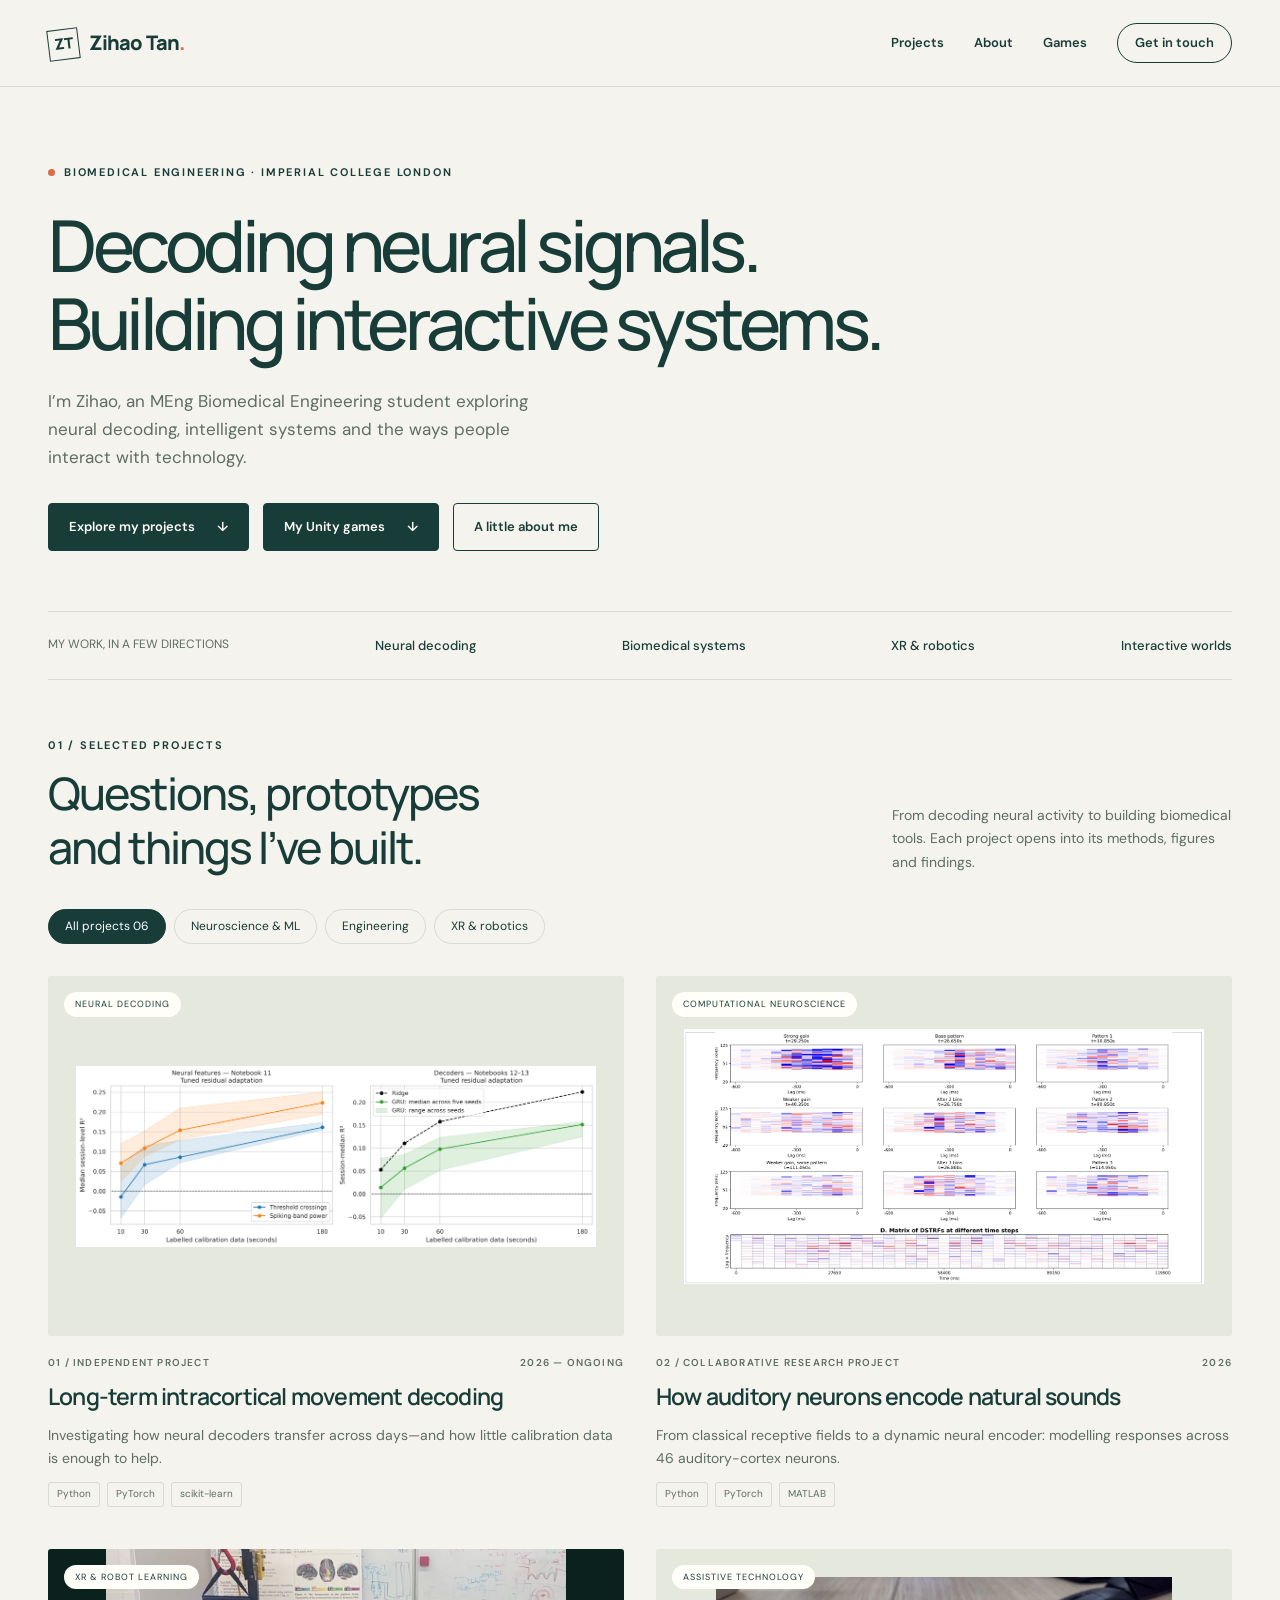
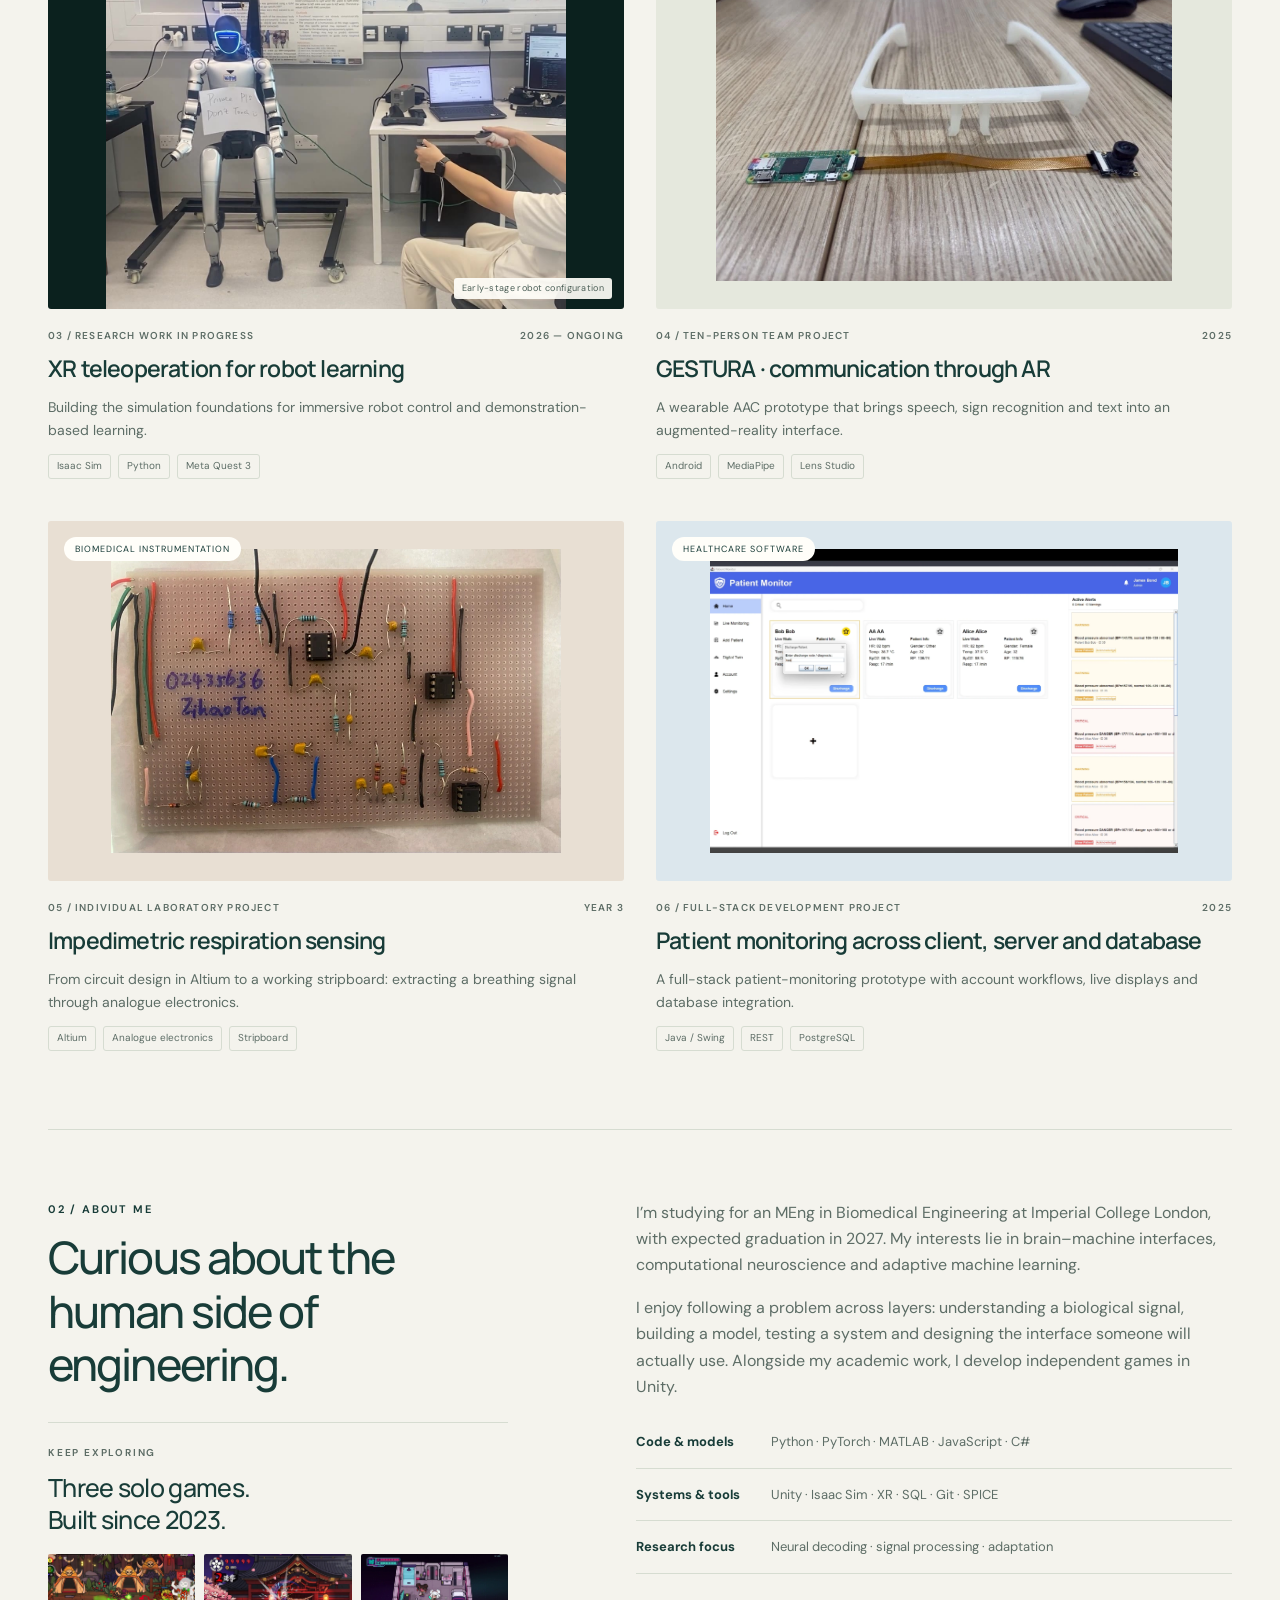
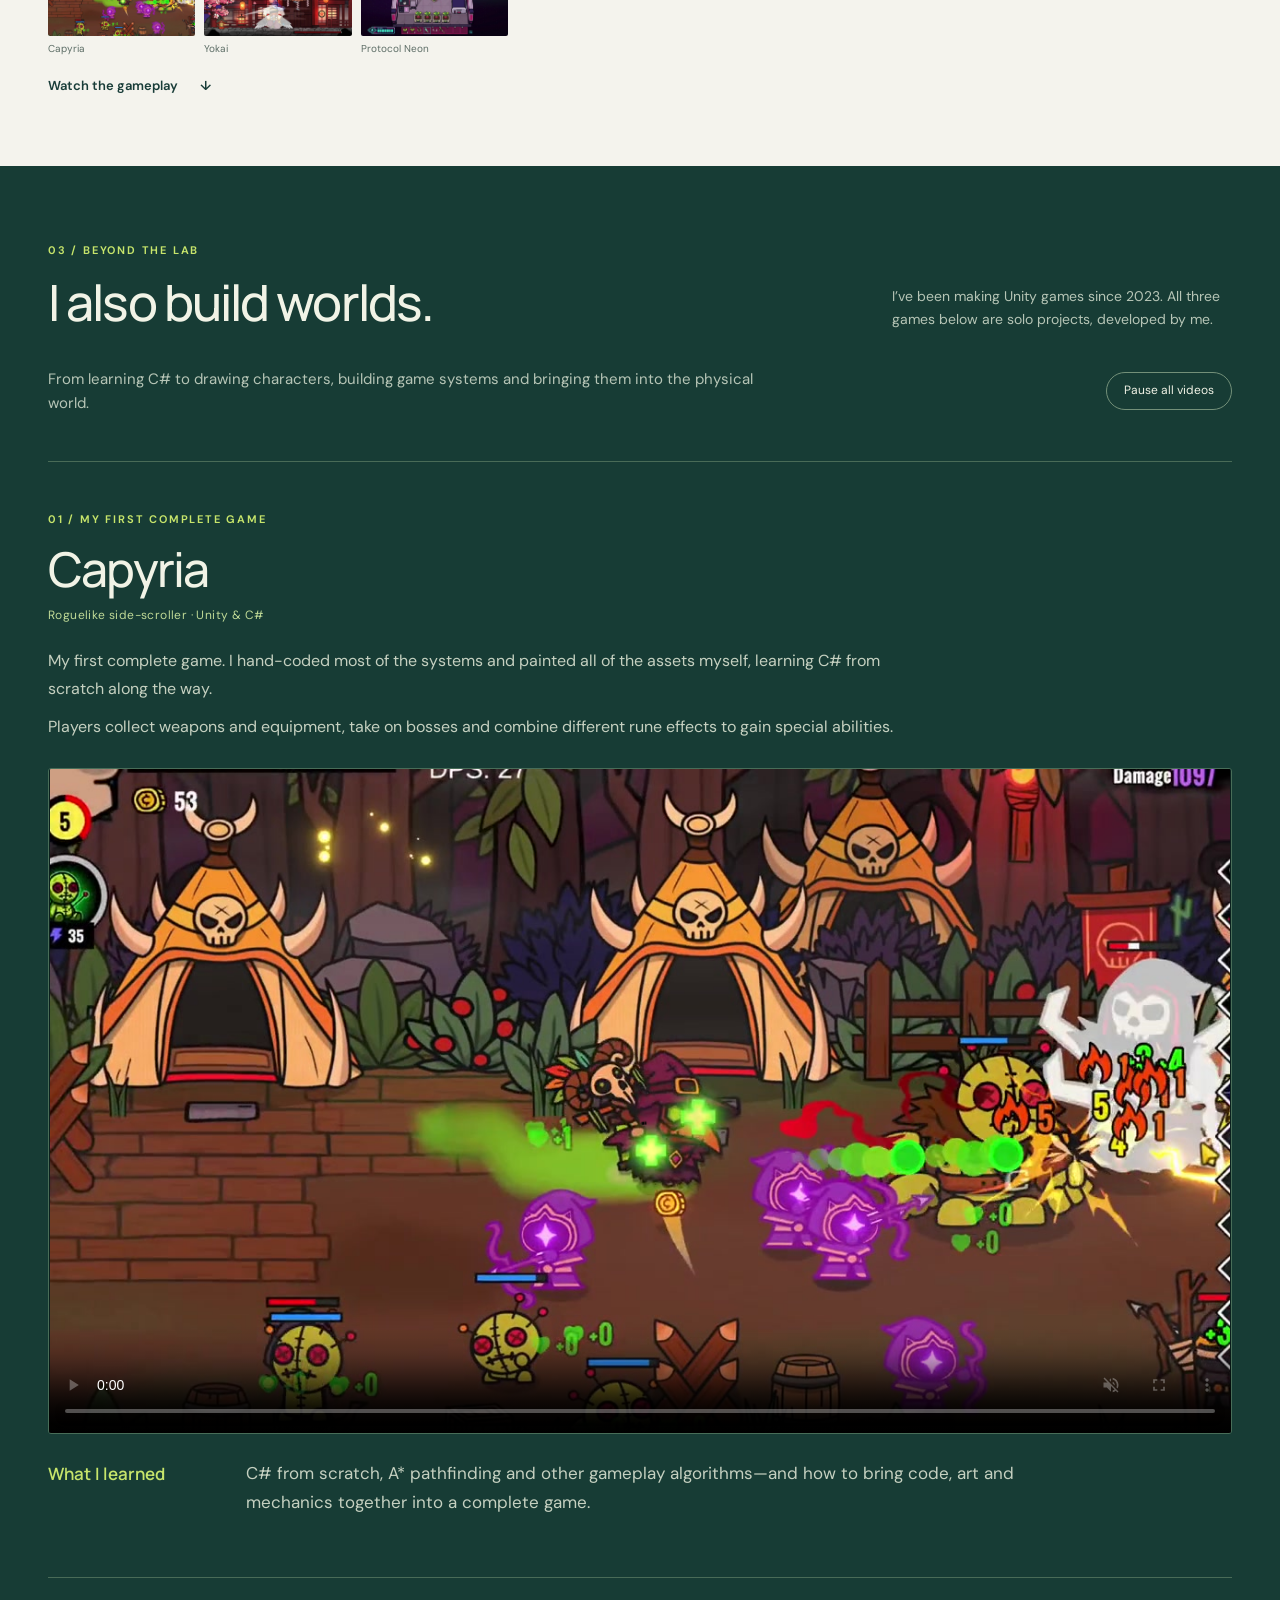
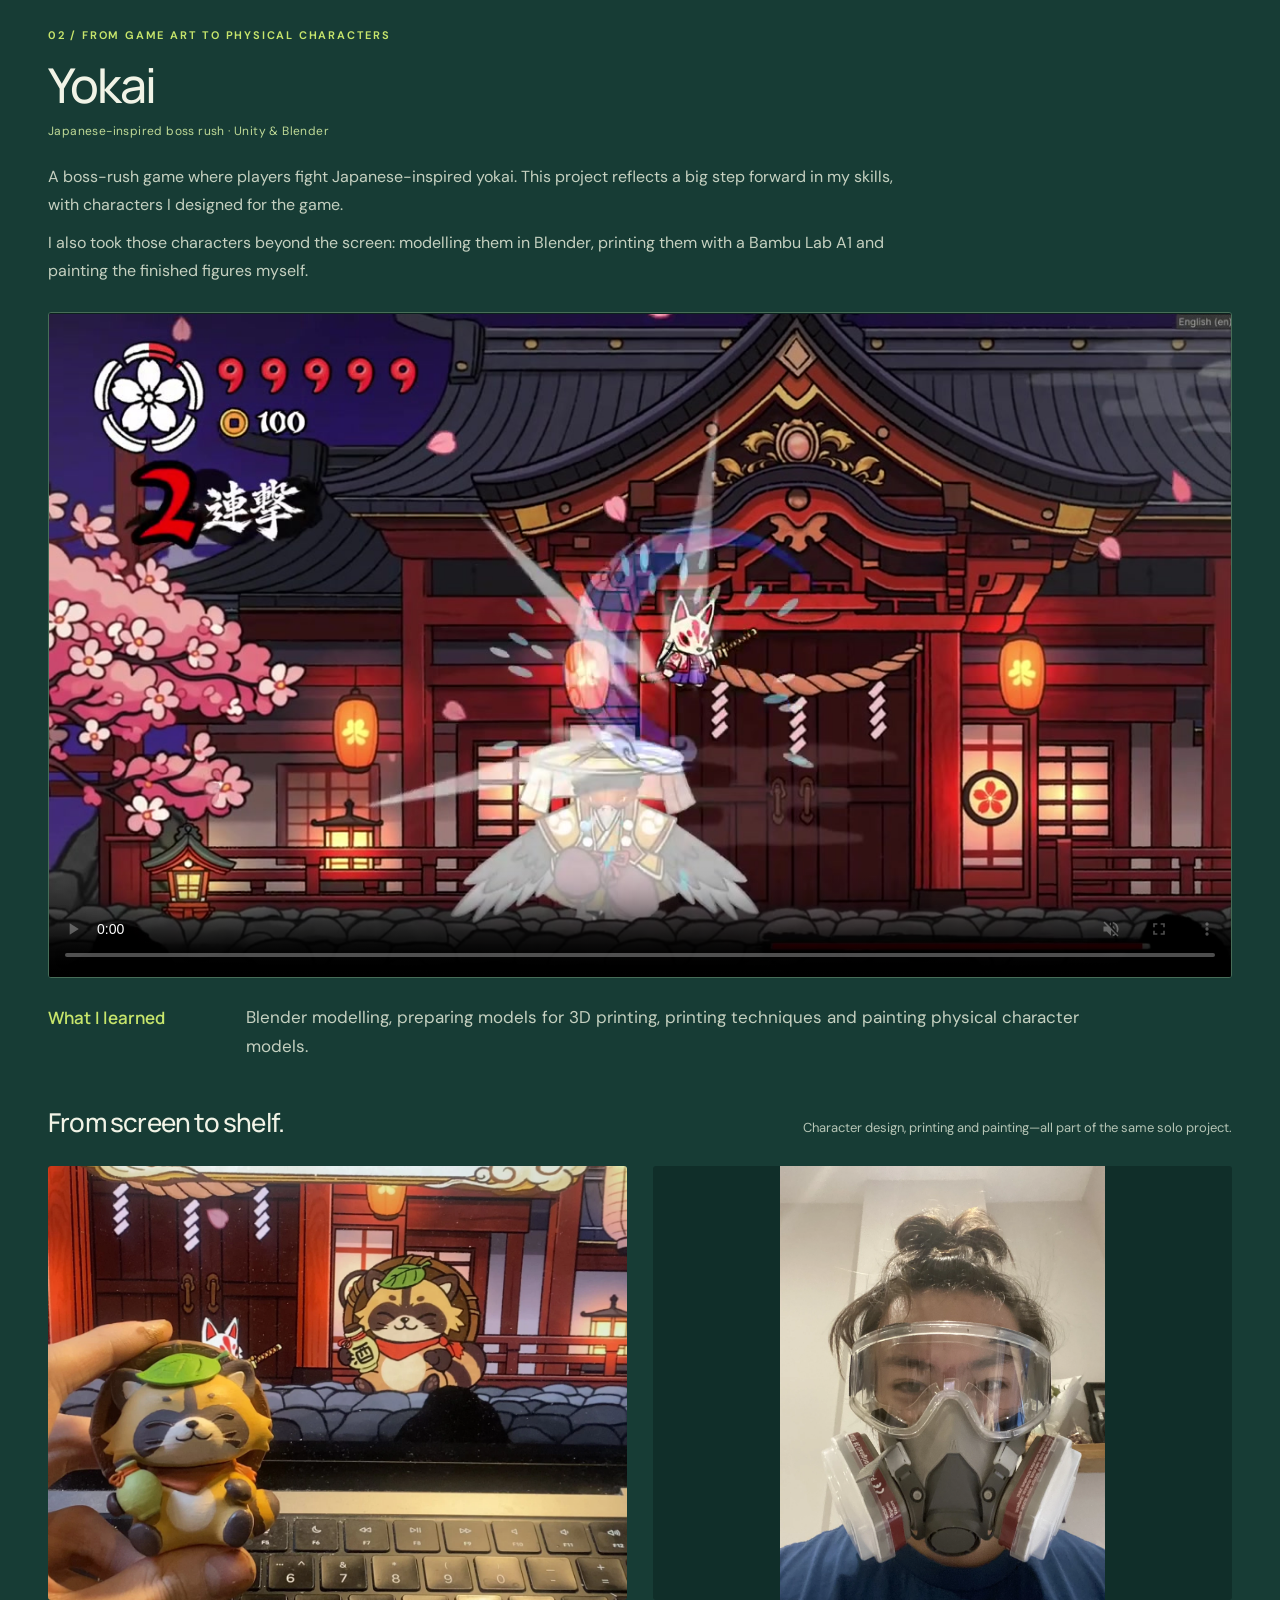
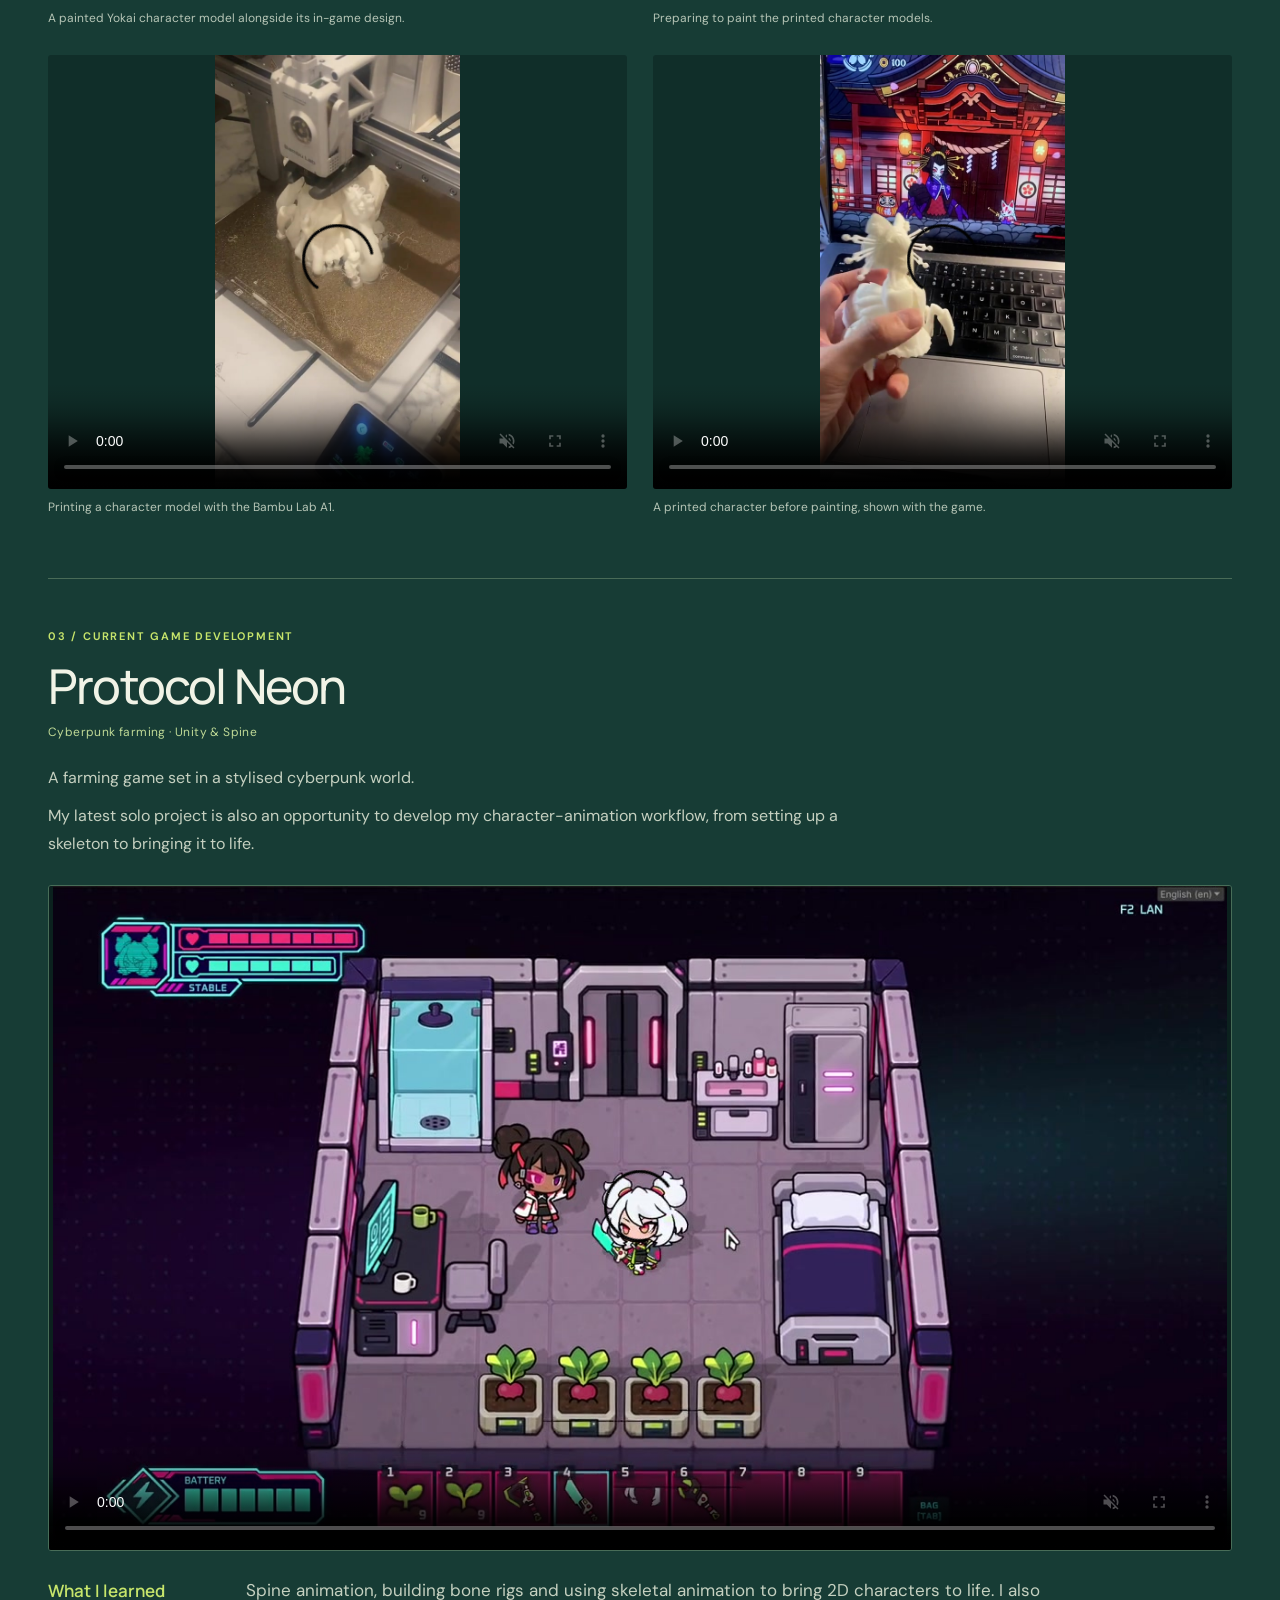
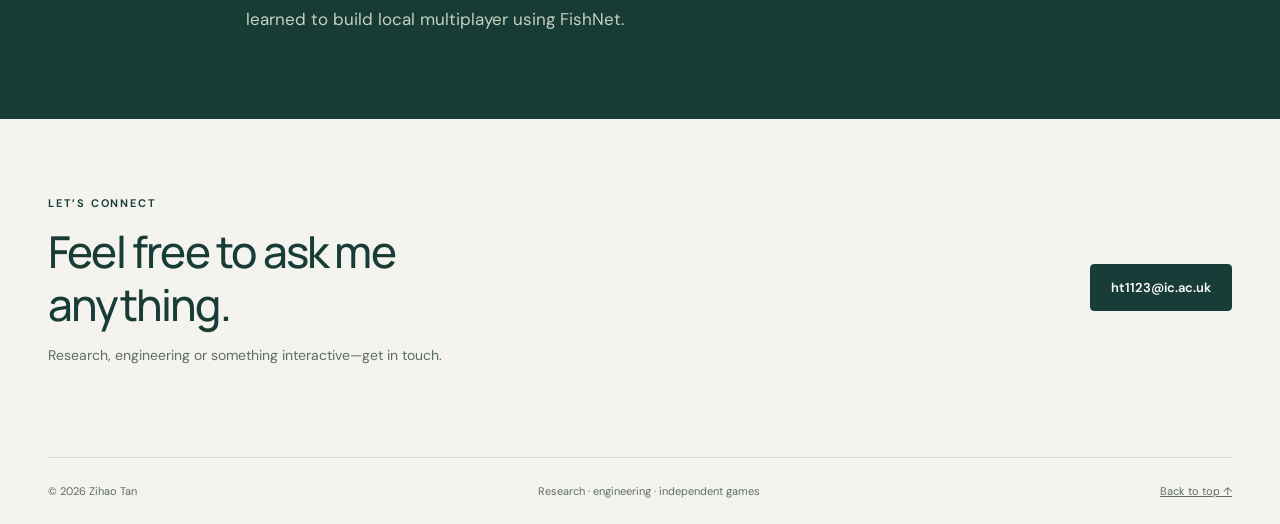
<file: index.html>
<!doctype html><html lang="en"><head><meta charset="UTF-8"><meta name="viewport" content="width=device-width, initial-scale=1"><title>Research, engineering &amp; games | Zihao Tan</title><meta name="description" content="Zihao Tan’s portfolio: neural decoding, computational neuroscience, biomedical engineering, XR robotics and independent Unity games."><meta name="theme-color" content="#183c38"><link rel="icon" href="assets/favicon.svg" type="image/svg+xml"><link rel="stylesheet" href="style.css"><script src="app.js" defer></script></head><body id="top"><a class="skip" href="#main">Skip to content</a><header class="site-header"><div class="wrap nav"><a class="brand" href="index.html"><span class="brand-mark" aria-hidden="true">ZT</span>Zihao Tan<span style="color:var(--orange)">.</span></a><nav aria-label="Main navigation"><a href="#work">Projects</a><a href="#about">About</a><a href="#games">Games</a><a class="contact-link" href="mailto:ht1123@ic.ac.uk">Get in touch</a></nav></div></header><main id="main"><section class="hero wrap"><div class="hero-grid"><div><div class="eyebrow"><span class="dot"></span> Biomedical engineering · Imperial College London</div><h1>Decoding neural signals.<br>Building interactive systems.</h1><p class="hero-copy">I’m Zihao, an MEng Biomedical Engineering student exploring neural decoding, intelligent systems and the ways people interact with technology.</p><div class="hero-actions"><a class="button" href="#work">Explore my projects <span>↓</span></a><a class="button games-jump" href="#games">My Unity games <span aria-hidden="true">↓</span></a><a class="button secondary" href="#about">A little about me</a></div></div></div><div class="intro-strip"><span>MY WORK, IN A FEW DIRECTIONS</span><strong>Neural decoding</strong><strong>Biomedical systems</strong><strong>XR & robotics</strong><strong>Interactive worlds</strong></div></section>
<section id="work" class="section wrap"><div class="section-head"><div><div class="eyebrow">01 / Selected projects</div><h2>Questions, prototypes<br>and things I’ve built.</h2></div><p>From decoding neural activity to building biomedical tools. Each project opens into its methods, figures and findings.</p></div><div class="filters" role="group" aria-label="Filter projects"><button class="filter" data-filter="all" aria-pressed="true">All projects <span aria-hidden="true">06</span></button><button class="filter" data-filter="research" aria-pressed="false">Neuroscience & ML</button><button class="filter" data-filter="engineering" aria-pressed="false">Engineering</button><button class="filter" data-filter="robotics" aria-pressed="false">XR & robotics</button></div><p id="filter-status" class="sr-only" aria-live="polite">Showing 6 projects</p><div class="project-grid"><a class="project-card" href="intracortical-decoding.html" data-category="research"><div class="project-media "><span class="project-label">Neural decoding</span><img src="assets/final_results_summary.webp" alt="Long-term intracortical movement decoding — project figure" loading="lazy" width="900" height="560"></div><div class="card-meta"><span>01 / Independent project</span><span>2026 — ongoing</span></div><div class="card-title"><h3>Long-term intracortical movement decoding</h3></div><p>Investigating how neural decoders transfer across days—and how little calibration data is enough to help.</p><div class="tags"><span class="tag">Python</span><span class="tag">PyTorch</span><span class="tag">scikit-learn</span></div></a><a class="project-card" href="auditory-cortex.html" data-category="research"><div class="project-media "><span class="project-label">Computational neuroscience</span><img src="assets/auditory-dynamic-receptive-fields.webp" alt="How auditory neurons encode natural sounds — project figure" loading="lazy" width="900" height="560"></div><div class="card-meta"><span>02 / Collaborative research project</span><span>2026</span></div><div class="card-title"><h3>How auditory neurons encode natural sounds</h3></div><p>From classical receptive fields to a dynamic neural encoder: modelling responses across 46 auditory-cortex neurons.</p><div class="tags"><span class="tag">Python</span><span class="tag">PyTorch</span><span class="tag">MATLAB</span></div></a><a class="project-card" href="xr-teleoperation.html" data-category="robotics"><div class="project-media xr xr-video-preview"><span class="project-label">XR & robot learning</span><video data-autoplay autoplay muted loop playsinline preload="metadata" poster="media/unitree-early-configuration-poster.jpg" aria-label="Early-stage Unitree robot configuration preview" width="1172" height="916"><source src="media/unitree-early-configuration.mp4" type="video/mp4"></video><span class="media-credit">Early-stage robot configuration</span></div><div class="card-meta"><span>03 / Research work in progress</span><span>2026 — ongoing</span></div><div class="card-title"><h3>XR teleoperation for robot learning</h3></div><p>Building the simulation foundations for immersive robot control and demonstration-based learning.</p><div class="tags"><span class="tag">Isaac Sim</span><span class="tag">Python</span><span class="tag">Meta Quest 3</span></div></a><a class="project-card" href="gestura.html" data-category="engineering"><div class="project-media "><span class="project-label">Assistive technology</span><img src="assets/gestura-early-prototype.webp" alt="GESTURA · communication through AR — project figure" loading="lazy" width="900" height="560"></div><div class="card-meta"><span>04 / Ten-person team project</span><span>2025</span></div><div class="card-title"><h3>GESTURA · communication through AR</h3></div><p>A wearable AAC prototype that brings speech, sign recognition and text into an augmented-reality interface.</p><div class="tags"><span class="tag">Android</span><span class="tag">MediaPipe</span><span class="tag">Lens Studio</span></div></a><a class="project-card" href="impedimetric-respiration.html" data-category="engineering"><div class="project-media lab"><span class="project-label">Biomedical instrumentation</span><img src="assets/respiration-stripboard.webp" alt="Impedimetric respiration sensing — project figure" loading="lazy" width="900" height="560"></div><div class="card-meta"><span>05 / Individual laboratory project</span><span>Year 3</span></div><div class="card-title"><h3>Impedimetric respiration sensing</h3></div><p>From circuit design in Altium to a working stripboard: extracting a breathing signal through analogue electronics.</p><div class="tags"><span class="tag">Altium</span><span class="tag">Analogue electronics</span><span class="tag">Stripboard</span></div></a><a class="project-card" href="patient-monitoring.html" data-category="engineering"><div class="project-media software"><span class="project-label">Healthcare software</span><img src="assets/software-patient-overview.webp" alt="Patient monitoring across client, server and database — project figure" loading="lazy" width="900" height="560"></div><div class="card-meta"><span>06 / Full-stack development project</span><span>2025</span></div><div class="card-title"><h3>Patient monitoring across client, server and database</h3></div><p>A full-stack patient-monitoring prototype with account workflows, live displays and database integration.</p><div class="tags"><span class="tag">Java / Swing</span><span class="tag">REST</span><span class="tag">PostgreSQL</span></div></a></div></section>
<section id="about" class="wrap about"><div><div class="eyebrow">02 / About me</div><h2>Curious about the<br>human side of engineering.</h2><a class="about-next" href="#games"><span class="eyebrow">Keep exploring</span><span class="about-next-title">Three solo games.<br>Built since 2023.</span><span class="about-preview-grid"><span><img src="media/capyria-poster.jpg" alt="Capyria gameplay preview" loading="lazy" width="1280" height="720"><span>Capyria</span></span><span><img src="media/yokai-poster.jpg" alt="Yokai gameplay preview" loading="lazy" width="1280" height="718"><span>Yokai</span></span><span><img src="media/protocol-neon-poster.jpg" alt="Protocol Neon gameplay preview" loading="lazy" width="1274" height="720"><span>Protocol Neon</span></span></span><span class="about-next-link">Watch the gameplay <span aria-hidden="true">↓</span></span></a></div><div><p>I’m studying for an MEng in Biomedical Engineering at Imperial College London, with expected graduation in 2027. My interests lie in brain–machine interfaces, computational neuroscience and adaptive machine learning.</p><p>I enjoy following a problem across layers: understanding a biological signal, building a model, testing a system and designing the interface someone will actually use. Alongside my academic work, I develop independent games in Unity.</p><div class="skill-row"><strong>Code & models</strong><span>Python · PyTorch · MATLAB · JavaScript · C#</span></div><div class="skill-row"><strong>Systems & tools</strong><span>Unity · Isaac Sim · XR · SQL · Git · SPICE</span></div><div class="skill-row"><strong>Research focus</strong><span>Neural decoding · signal processing · adaptation</span></div></div></section>
<section id="games" class="games"><div class="wrap"><div class="section-head"><div><div class="eyebrow">03 / Beyond the lab</div><h2>I also build worlds.</h2></div><p>I’ve been making Unity games since 2023. All three games below are solo projects, developed by me.</p></div><div class="game-section-toolbar"><p>From learning C# to drawing characters, building game systems and bringing them into the physical world.</p><button type="button" class="video-toggle" aria-pressed="false">Pause all videos</button></div>
<article class="game-showcase" id="capyria"><div class="game-intro"><div class="eyebrow">01 / My first complete game</div><h3>Capyria</h3><div class="game-genre">Roguelike side-scroller · Unity & C#</div><p>My first complete game. I hand-coded most of the systems and painted all of the assets myself, learning C# from scratch along the way.</p><p>Players collect weapons and equipment, take on bosses and combine different rune effects to gain special abilities.</p></div><div class="game-player"><video data-autoplay autoplay muted loop playsinline controls preload="none" poster="media/capyria-poster.jpg" aria-label="Capyria gameplay trailer"><source data-src="media/capyria.mp4" type="video/mp4">Your browser does not support embedded video.</video></div><div class="game-learning"><span class="eyebrow">What I learned</span><p>C# from scratch, A* pathfinding and other gameplay algorithms—and how to bring code, art and mechanics together into a complete game.</p></div></article>
<article class="game-showcase" id="yokai"><div class="game-intro"><div class="eyebrow">02 / From game art to physical characters</div><h3>Yokai</h3><div class="game-genre">Japanese-inspired boss rush · Unity & Blender</div><p>A boss-rush game where players fight Japanese-inspired yokai. This project reflects a big step forward in my skills, with characters I designed for the game.</p><p>I also took those characters beyond the screen: modelling them in Blender, printing them with a Bambu Lab A1 and painting the finished figures myself.</p></div><div class="game-player"><video data-autoplay autoplay muted loop playsinline controls preload="none" poster="media/yokai-poster.jpg" aria-label="Yokai boss-rush gameplay"><source data-src="media/yokai.mp4" type="video/mp4">Your browser does not support embedded video.</video></div><div class="game-learning"><span class="eyebrow">What I learned</span><p>Blender modelling, preparing models for 3D printing, printing techniques and painting physical character models.</p></div><div class="making-section"><div class="making-heading"><h4>From screen to shelf.</h4><p>Character design, printing and painting—all part of the same solo project.</p></div><div class="making-grid"><figure class="making-figure"><button type="button" class="image-button making-media" aria-label="Enlarge image: A painted Yokai character model alongside its in-game design."><img src="media/yokai-painted-model.webp" alt="A painted Yokai character model alongside its in-game design." loading="lazy" width="1400" height="1050"></button><figcaption>A painted Yokai character model alongside its in-game design.</figcaption></figure><figure class="making-figure"><button type="button" class="image-button making-media" aria-label="Enlarge image: Preparing to paint the printed character models."><img src="media/yokai-painting-process.webp" alt="Preparing to paint the printed character models." loading="lazy" width="1400" height="1050"></button><figcaption>Preparing to paint the printed character models.</figcaption></figure><figure class="making-figure"><div class="making-media"><video data-autoplay autoplay muted loop playsinline controls preload="none" poster="media/yokai-printing-poster.jpg" aria-label="Yokai character being printed on a Bambu Lab A1"><source data-src="media/yokai-printing.mp4" type="video/mp4">Your browser does not support embedded video.</video></div><figcaption>Printing a character model with the Bambu Lab A1.</figcaption></figure><figure class="making-figure"><div class="making-media"><video data-autoplay autoplay muted loop playsinline controls preload="none" poster="media/yokai-printed-model-poster.jpg" aria-label="A printed Yokai character held beside its in-game design"><source data-src="media/yokai-printed-model.mp4" type="video/mp4">Your browser does not support embedded video.</video></div><figcaption>A printed character before painting, shown with the game.</figcaption></figure></div></div></article>
<article class="game-showcase" id="protocol-neon"><div class="game-intro"><div class="eyebrow">03 / Current game development</div><h3>Protocol Neon</h3><div class="game-genre">Cyberpunk farming · Unity & Spine</div><p>A farming game set in a stylised cyberpunk world.</p><p>My latest solo project is also an opportunity to develop my character-animation workflow, from setting up a skeleton to bringing it to life.</p></div><div class="game-player"><video data-autoplay autoplay muted loop playsinline controls preload="none" poster="media/protocol-neon-poster.jpg" aria-label="Protocol Neon cyberpunk farming gameplay"><source data-src="media/protocol-neon.mp4" type="video/mp4">Your browser does not support embedded video.</video></div><div class="game-learning"><span class="eyebrow">What I learned</span><p>Spine animation, building bone rigs and using skeletal animation to bring 2D characters to life. I also learned to build local multiplayer using FishNet.</p></div></article></div></section>
<section id="contact" class="wrap contact"><div><div class="eyebrow">Let’s connect</div><h2>Feel free to ask me<br>anything.</h2><p>Research, engineering or something interactive—get in touch.</p></div><a class="button" href="mailto:ht1123@ic.ac.uk">ht1123@ic.ac.uk</a></section></main><div class="wrap footer"><span>© 2026 Zihao Tan</span><span>Research · engineering · independent games</span><a href="#top">Back to top ↑</a></div><dialog id="figure-dialog" class="lightbox" aria-label="Expanded project figure"><button type="button" class="lightbox-close" aria-label="Close expanded figure">×</button><img src="assets/favicon.svg" alt=""><p class="lightbox-caption"></p></dialog></body></html>
</file>
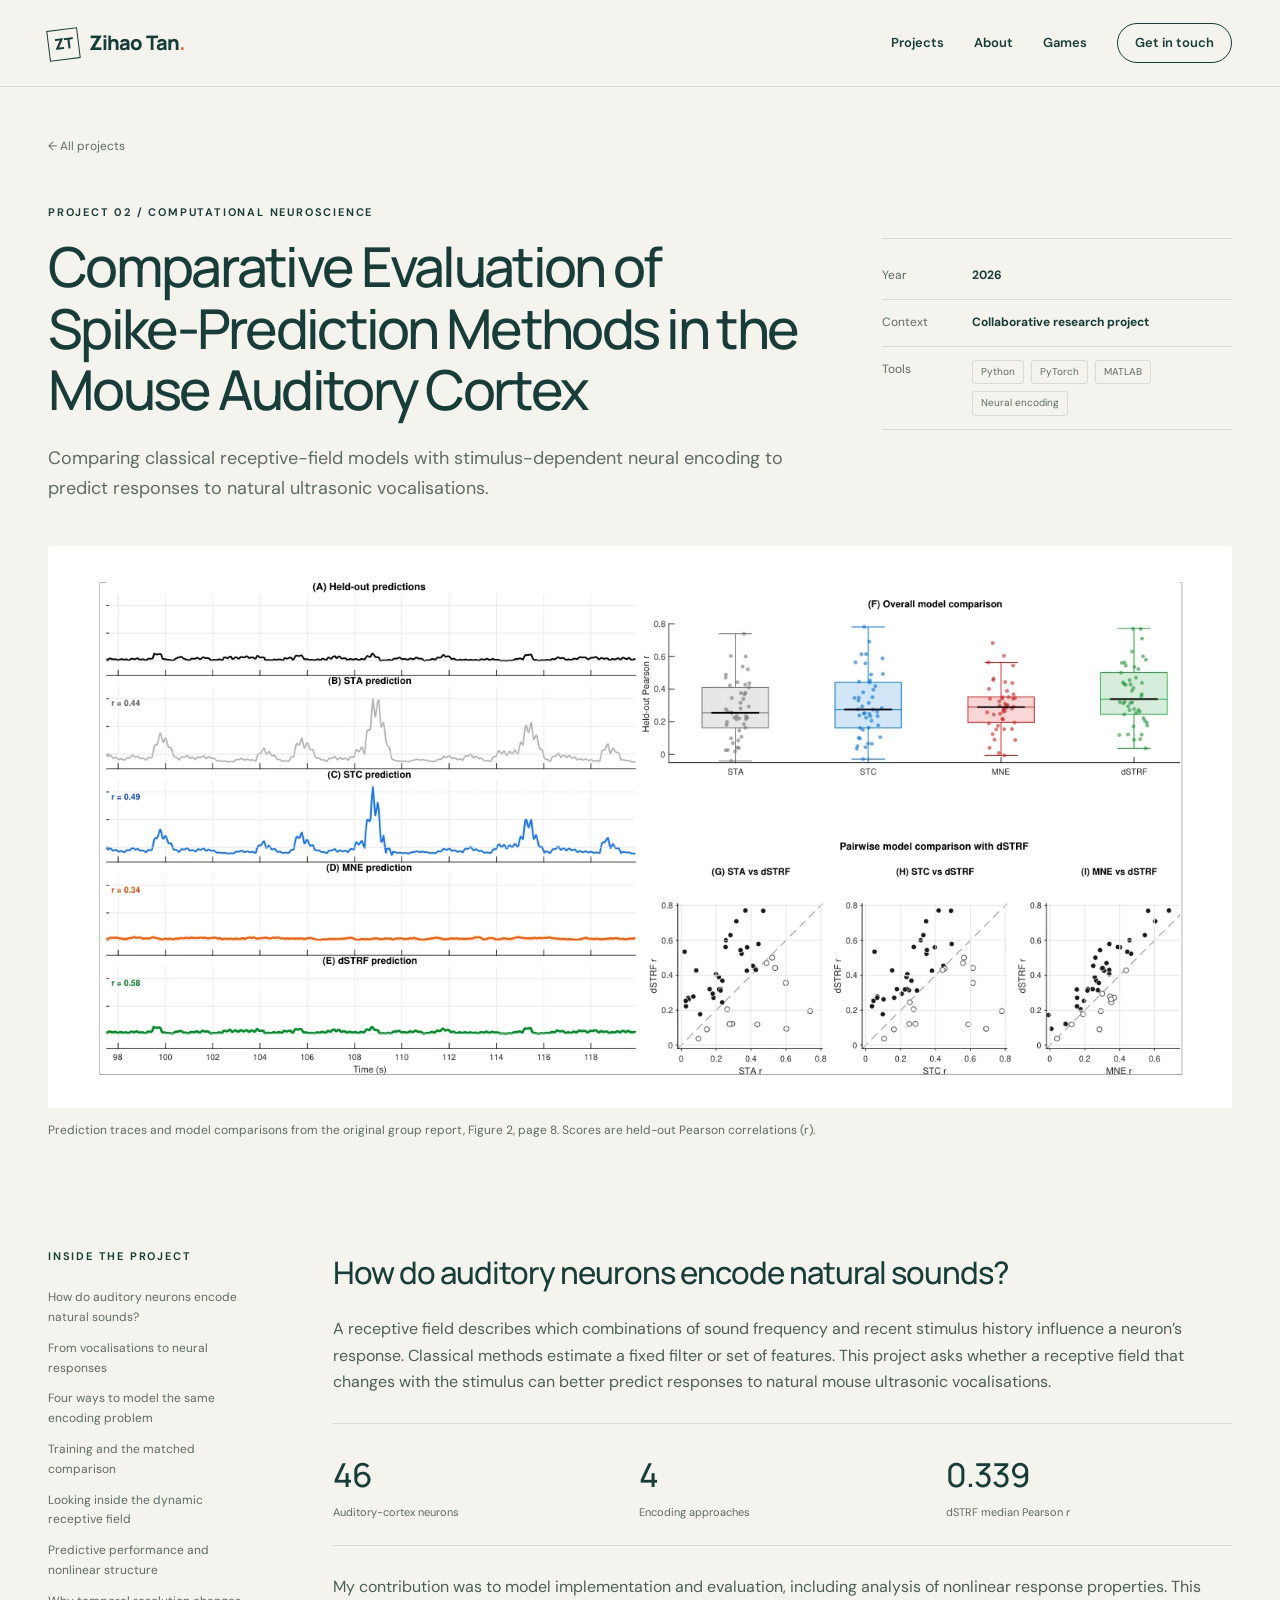
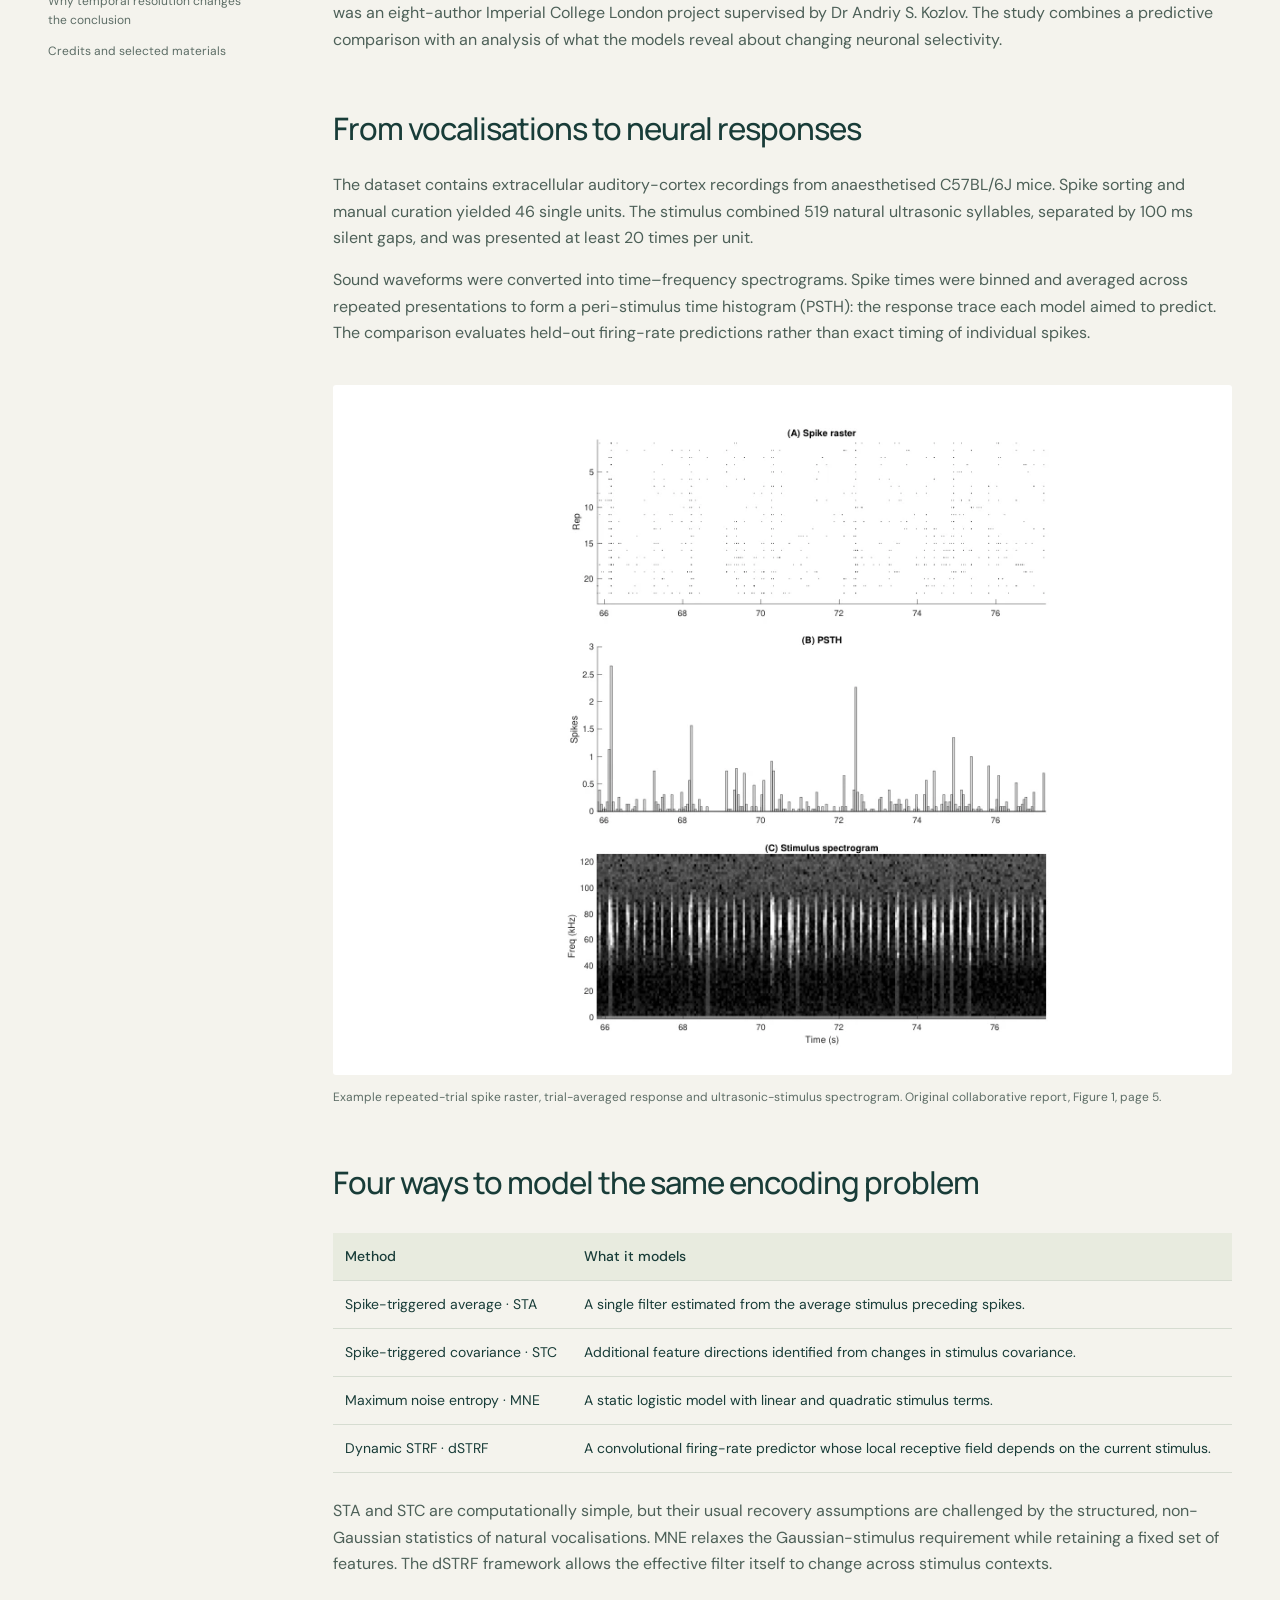
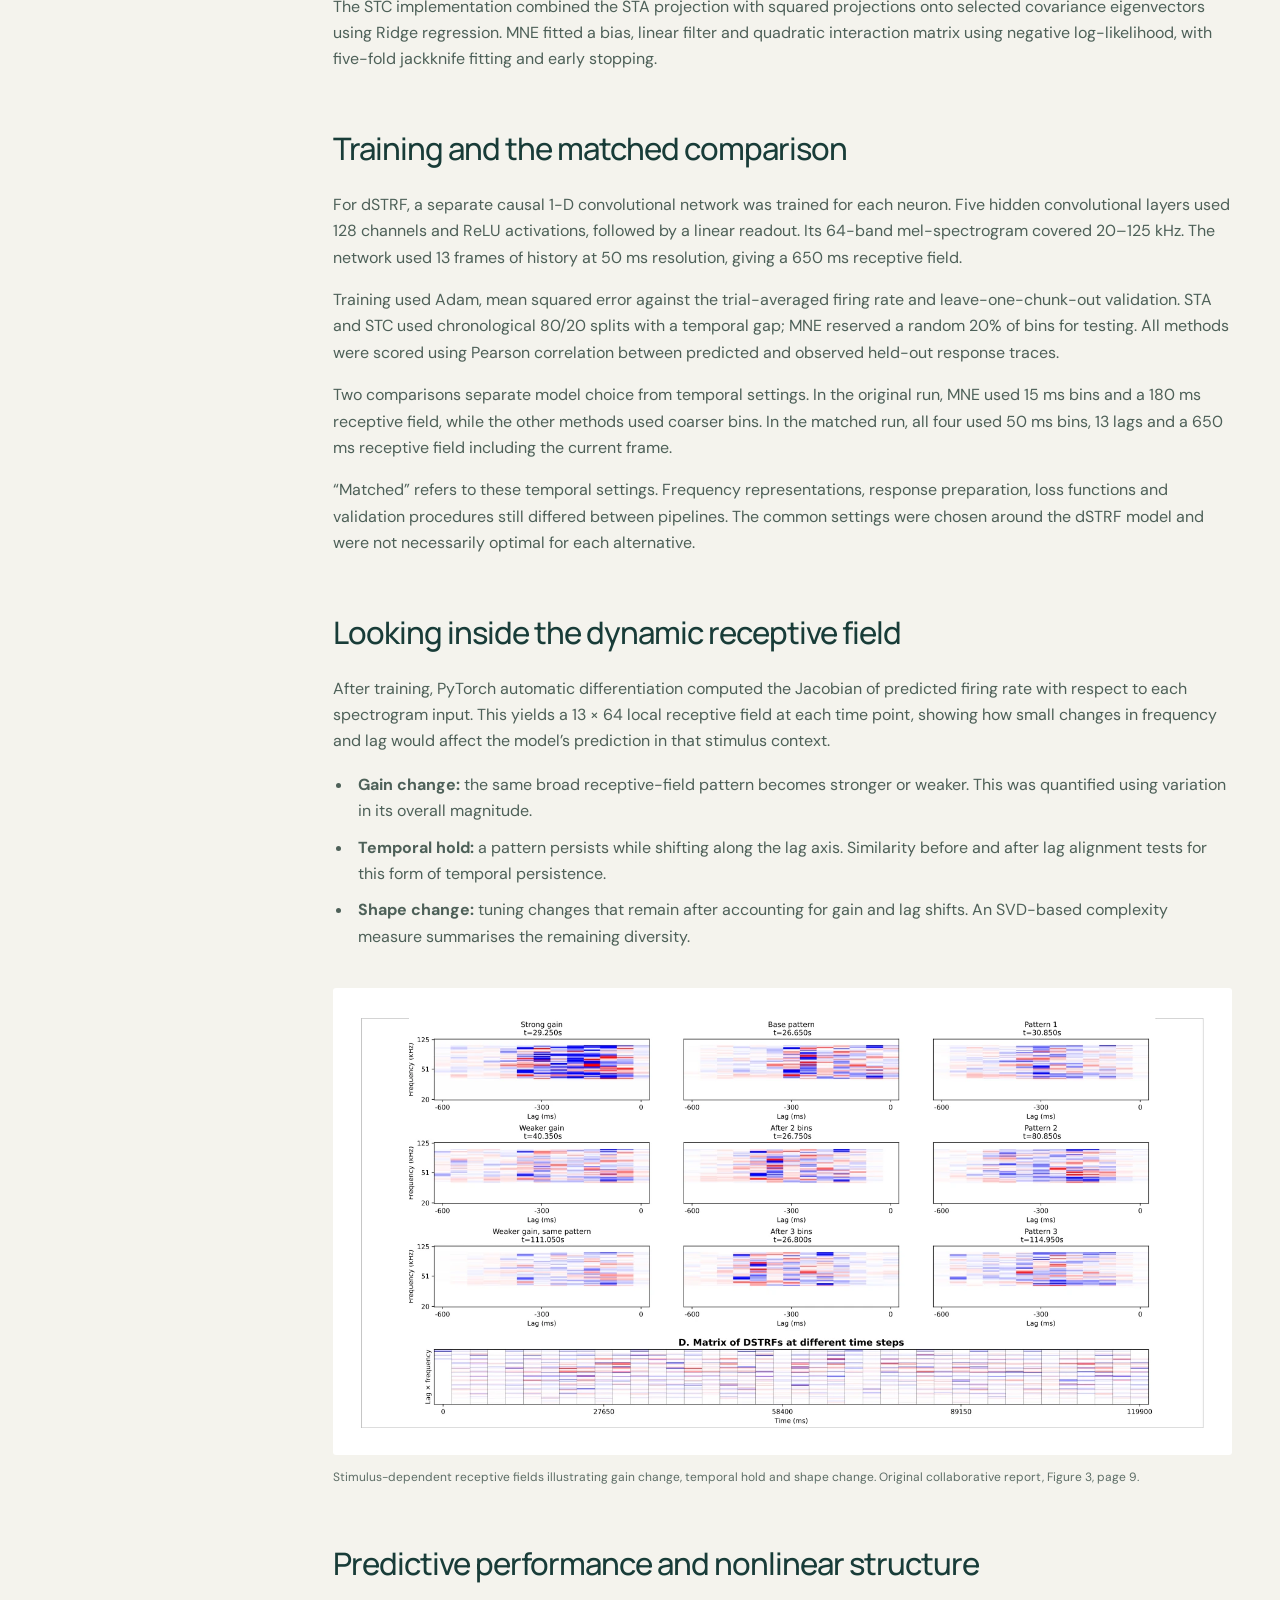
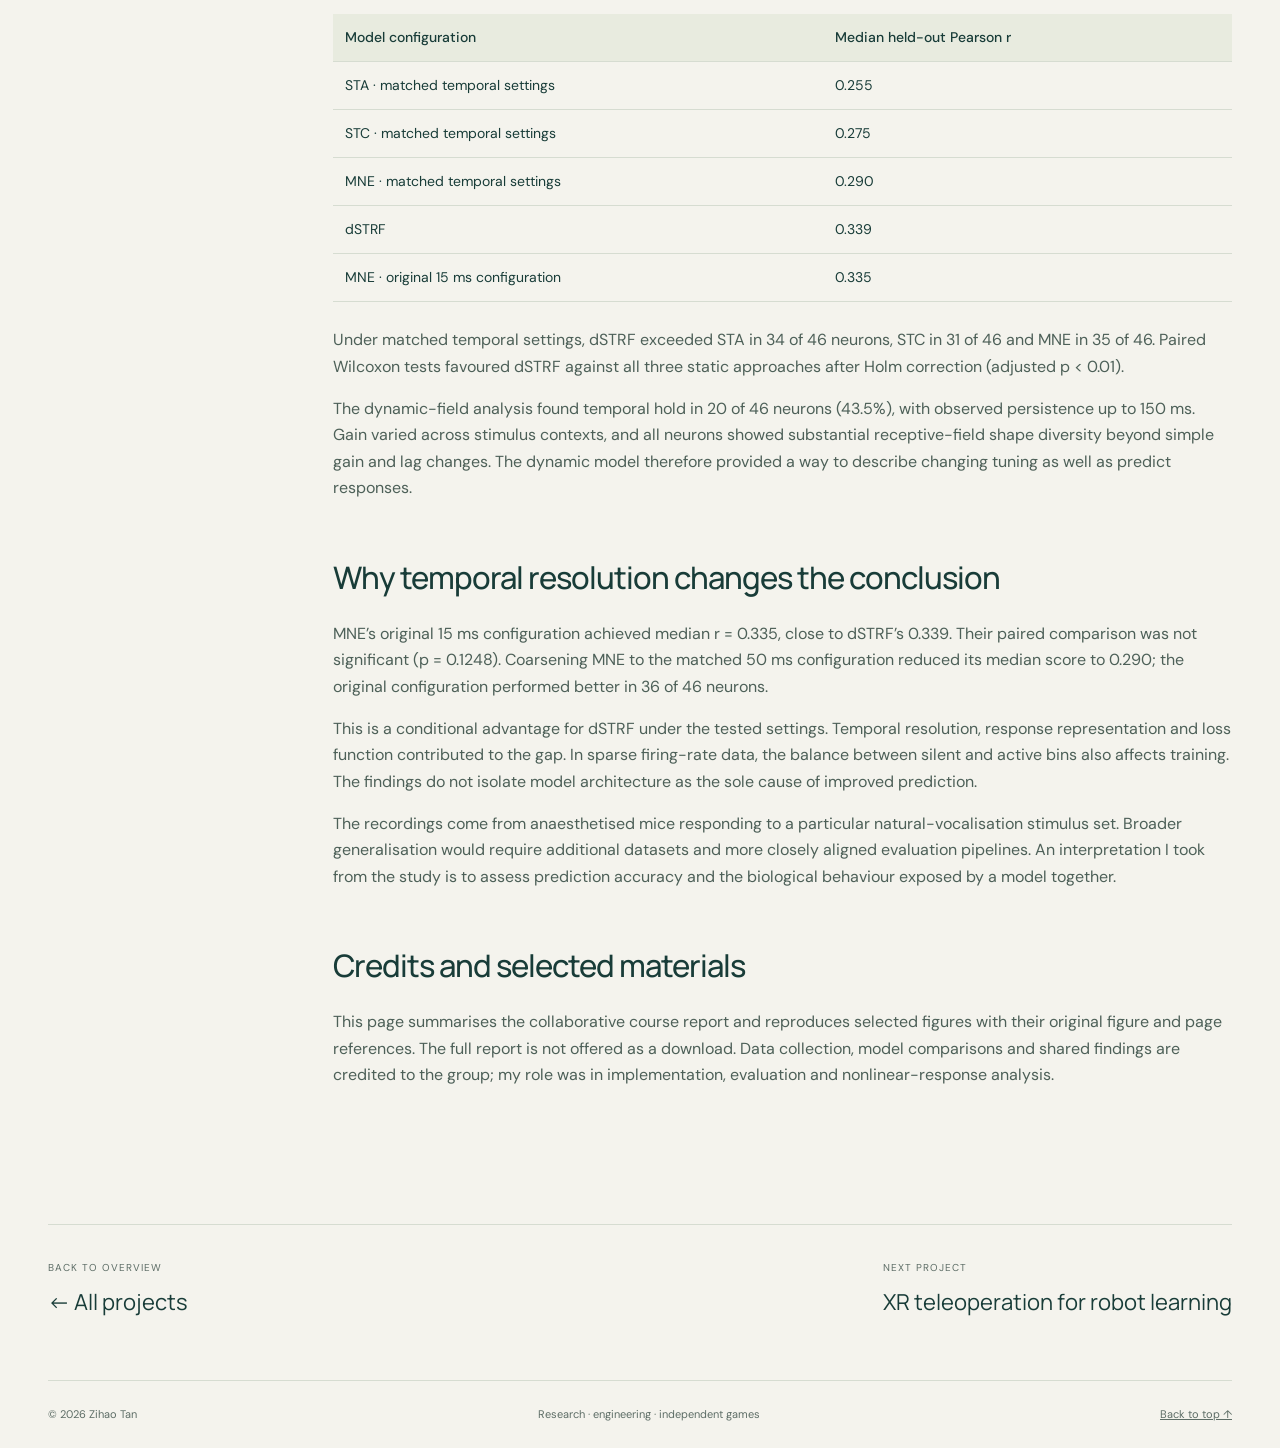
<file: auditory-cortex.html>
<!doctype html><html lang="en"><head><meta charset="UTF-8"><meta name="viewport" content="width=device-width, initial-scale=1"><title>Comparative Evaluation of Spike-Prediction Methods in the Mouse Auditory Cortex | Zihao Tan</title><meta name="description" content="Comparing classical receptive-field models with stimulus-dependent neural encoding to predict responses to natural ultrasonic vocalisations."><meta name="theme-color" content="#183c38"><link rel="icon" href="assets/favicon.svg" type="image/svg+xml"><link rel="stylesheet" href="style.css"><script src="app.js" defer></script></head><body id="top"><a class="skip" href="#main">Skip to content</a><header class="site-header"><div class="wrap nav"><a class="brand" href="index.html"><span class="brand-mark" aria-hidden="true">ZT</span>Zihao Tan<span style="color:var(--orange)">.</span></a><nav aria-label="Main navigation"><a href="index.html#work">Projects</a><a href="index.html#about">About</a><a href="index.html#games">Games</a><a class="contact-link" href="mailto:ht1123@ic.ac.uk">Get in touch</a></nav></div></header><main id="main"><section class="project-hero wrap"><a class="back" href="index.html#work">← All projects</a><div class="project-heading"><div><div class="eyebrow">Project 02 / Computational neuroscience</div><h1>Comparative Evaluation of Spike-Prediction Methods in the Mouse Auditory Cortex</h1><p class="summary">Comparing classical receptive-field models with stimulus-dependent neural encoding to predict responses to natural ultrasonic vocalisations.</p></div><aside class="project-info" aria-label="Project information"><div class="info-row"><span>Year</span><strong>2026</strong></div><div class="info-row"><span>Context</span><strong>Collaborative research project</strong></div><div class="info-row"><span>Tools</span><div><div class="tags"><span class="tag">Python</span><span class="tag">PyTorch</span><span class="tag">MATLAB</span><span class="tag">Neural encoding</span></div></div></div></aside></div><figure class="cover-figure"><button type="button" class="image-button" aria-label="Enlarge figure: Prediction traces and model comparisons from the original group report, Figure 2, page 8. Scores are held-out Pearson correlations (r)."><img src="assets/auditory-model-comparison.webp" alt="Prediction traces and model comparisons from the original group report, Figure 2, page 8. Scores are held-out Pearson correlations (r)." loading="eager" width="1600" height="900" style="height:auto"></button><figcaption>Prediction traces and model comparisons from the original group report, Figure 2, page 8. Scores are held-out Pearson correlations (r).</figcaption></figure></section><div class="wrap detail-layout"><aside class="contents" aria-label="On this page"><span class="mono">Inside the project</span><a href="#question">How do auditory neurons encode natural sounds?</a><a href="#data">From vocalisations to neural responses</a><a href="#approach">Four ways to model the same encoding problem</a><a href="#training">Training and the matched comparison</a><a href="#dynamics">Looking inside the dynamic receptive field</a><a href="#findings">Predictive performance and nonlinear structure</a><a href="#scope">Why temporal resolution changes the conclusion</a><a href="#materials">Credits and selected materials</a></aside><article class="article"><section id="question"><h2>How do auditory neurons encode natural sounds?</h2><p>A receptive field describes which combinations of sound frequency and recent stimulus history influence a neuron’s response. Classical methods estimate a fixed filter or set of features. This project asks whether a receptive field that changes with the stimulus can better predict responses to natural mouse ultrasonic vocalisations.</p><div class="metrics"><div class="metric"><strong>46</strong><span>Auditory-cortex neurons</span></div><div class="metric"><strong>4</strong><span>Encoding approaches</span></div><div class="metric"><strong>0.339</strong><span>dSTRF median Pearson r</span></div></div><p>My contribution was to model implementation and evaluation, including analysis of nonlinear response properties. This was an eight-author Imperial College London project supervised by Dr Andriy S. Kozlov. The study combines a predictive comparison with an analysis of what the models reveal about changing neuronal selectivity.</p></section><section id="data"><h2>From vocalisations to neural responses</h2><p>The dataset contains extracellular auditory-cortex recordings from anaesthetised C57BL/6J mice. Spike sorting and manual curation yielded 46 single units. The stimulus combined 519 natural ultrasonic syllables, separated by 100 ms silent gaps, and was presented at least 20 times per unit.</p><p>Sound waveforms were converted into time–frequency spectrograms. Spike times were binned and averaged across repeated presentations to form a peri-stimulus time histogram (PSTH): the response trace each model aimed to predict. The comparison evaluates held-out firing-rate predictions rather than exact timing of individual spikes.</p><figure class="figure"><button type="button" class="image-button" aria-label="Enlarge figure: Example repeated-trial spike raster, trial-averaged response and ultrasonic-stimulus spectrogram. Original collaborative report, Figure 1, page 5."><img src="assets/auditory-stimulus-response.webp" alt="Example repeated-trial spike raster, trial-averaged response and ultrasonic-stimulus spectrogram. Original collaborative report, Figure 1, page 5." loading="lazy" width="1600" height="900" style="height:auto"></button><figcaption>Example repeated-trial spike raster, trial-averaged response and ultrasonic-stimulus spectrogram. Original collaborative report, Figure 1, page 5.</figcaption></figure></section><section id="approach"><h2>Four ways to model the same encoding problem</h2><table class="mini-table"><thead><tr><th scope="col">Method</th><th scope="col">What it models</th></tr></thead><tbody><tr><td>Spike-triggered average · STA</td><td>A single filter estimated from the average stimulus preceding spikes.</td></tr><tr><td>Spike-triggered covariance · STC</td><td>Additional feature directions identified from changes in stimulus covariance.</td></tr><tr><td>Maximum noise entropy · MNE</td><td>A static logistic model with linear and quadratic stimulus terms.</td></tr><tr><td>Dynamic STRF · dSTRF</td><td>A convolutional firing-rate predictor whose local receptive field depends on the current stimulus.</td></tr></tbody></table><p>STA and STC are computationally simple, but their usual recovery assumptions are challenged by the structured, non-Gaussian statistics of natural vocalisations. MNE relaxes the Gaussian-stimulus requirement while retaining a fixed set of features. The dSTRF framework allows the effective filter itself to change across stimulus contexts.</p><p>The STC implementation combined the STA projection with squared projections onto selected covariance eigenvectors using Ridge regression. MNE fitted a bias, linear filter and quadratic interaction matrix using negative log-likelihood, with five-fold jackknife fitting and early stopping.</p></section><section id="training"><h2>Training and the matched comparison</h2><p>For dSTRF, a separate causal 1-D convolutional network was trained for each neuron. Five hidden convolutional layers used 128 channels and ReLU activations, followed by a linear readout. Its 64-band mel-spectrogram covered 20–125 kHz. The network used 13 frames of history at 50 ms resolution, giving a 650 ms receptive field.</p><p>Training used Adam, mean squared error against the trial-averaged firing rate and leave-one-chunk-out validation. STA and STC used chronological 80/20 splits with a temporal gap; MNE reserved a random 20% of bins for testing. All methods were scored using Pearson correlation between predicted and observed held-out response traces.</p><p>Two comparisons separate model choice from temporal settings. In the original run, MNE used 15 ms bins and a 180 ms receptive field, while the other methods used coarser bins. In the matched run, all four used 50 ms bins, 13 lags and a 650 ms receptive field including the current frame.</p><p>“Matched” refers to these temporal settings. Frequency representations, response preparation, loss functions and validation procedures still differed between pipelines. The common settings were chosen around the dSTRF model and were not necessarily optimal for each alternative.</p></section><section id="dynamics"><h2>Looking inside the dynamic receptive field</h2><p>After training, PyTorch automatic differentiation computed the Jacobian of predicted firing rate with respect to each spectrogram input. This yields a 13 × 64 local receptive field at each time point, showing how small changes in frequency and lag would affect the model’s prediction in that stimulus context.</p><ul><li><strong>Gain change:</strong> the same broad receptive-field pattern becomes stronger or weaker. This was quantified using variation in its overall magnitude.</li><li><strong>Temporal hold:</strong> a pattern persists while shifting along the lag axis. Similarity before and after lag alignment tests for this form of temporal persistence.</li><li><strong>Shape change:</strong> tuning changes that remain after accounting for gain and lag shifts. An SVD-based complexity measure summarises the remaining diversity.</li></ul><figure class="figure"><button type="button" class="image-button" aria-label="Enlarge figure: Stimulus-dependent receptive fields illustrating gain change, temporal hold and shape change. Original collaborative report, Figure 3, page 9."><img src="assets/auditory-dynamic-receptive-fields.webp" alt="Stimulus-dependent receptive fields illustrating gain change, temporal hold and shape change. Original collaborative report, Figure 3, page 9." loading="lazy" width="1600" height="900" style="height:auto"></button><figcaption>Stimulus-dependent receptive fields illustrating gain change, temporal hold and shape change. Original collaborative report, Figure 3, page 9.</figcaption></figure></section><section id="findings"><h2>Predictive performance and nonlinear structure</h2><table class="mini-table"><thead><tr><th scope="col">Model configuration</th><th scope="col">Median held-out Pearson r</th></tr></thead><tbody><tr><td>STA · matched temporal settings</td><td>0.255</td></tr><tr><td>STC · matched temporal settings</td><td>0.275</td></tr><tr><td>MNE · matched temporal settings</td><td>0.290</td></tr><tr><td>dSTRF</td><td>0.339</td></tr><tr><td>MNE · original 15 ms configuration</td><td>0.335</td></tr></tbody></table><p>Under matched temporal settings, dSTRF exceeded STA in 34 of 46 neurons, STC in 31 of 46 and MNE in 35 of 46. Paired Wilcoxon tests favoured dSTRF against all three static approaches after Holm correction (adjusted p < 0.01).</p><p>The dynamic-field analysis found temporal hold in 20 of 46 neurons (43.5%), with observed persistence up to 150 ms. Gain varied across stimulus contexts, and all neurons showed substantial receptive-field shape diversity beyond simple gain and lag changes. The dynamic model therefore provided a way to describe changing tuning as well as predict responses.</p></section><section id="scope"><h2>Why temporal resolution changes the conclusion</h2><p>MNE’s original 15 ms configuration achieved median r = 0.335, close to dSTRF’s 0.339. Their paired comparison was not significant (p = 0.1248). Coarsening MNE to the matched 50 ms configuration reduced its median score to 0.290; the original configuration performed better in 36 of 46 neurons.</p><p>This is a conditional advantage for dSTRF under the tested settings. Temporal resolution, response representation and loss function contributed to the gap. In sparse firing-rate data, the balance between silent and active bins also affects training. The findings do not isolate model architecture as the sole cause of improved prediction.</p><p>The recordings come from anaesthetised mice responding to a particular natural-vocalisation stimulus set. Broader generalisation would require additional datasets and more closely aligned evaluation pipelines. An interpretation I took from the study is to assess prediction accuracy and the biological behaviour exposed by a model together.</p></section><section id="materials"><h2>Credits and selected materials</h2><p>This page summarises the collaborative course report and reproduces selected figures with their original figure and page references. The full report is not offered as a download. Data collection, model comparisons and shared findings are credited to the group; my role was in implementation, evaluation and nonlinear-response analysis.</p></section></article></div><div class="wrap project-next"><a href="index.html#work"><small>Back to overview</small>← All projects</a><a href="xr-teleoperation.html"><small>Next project</small>XR teleoperation for robot learning</a></div></main><div class="wrap footer"><span>© 2026 Zihao Tan</span><span>Research · engineering · independent games</span><a href="#top">Back to top ↑</a></div><dialog id="figure-dialog" class="lightbox" aria-label="Expanded project figure"><button type="button" class="lightbox-close" aria-label="Close expanded figure">×</button><img src="assets/favicon.svg" alt=""><p class="lightbox-caption"></p></dialog></body></html>
</file>
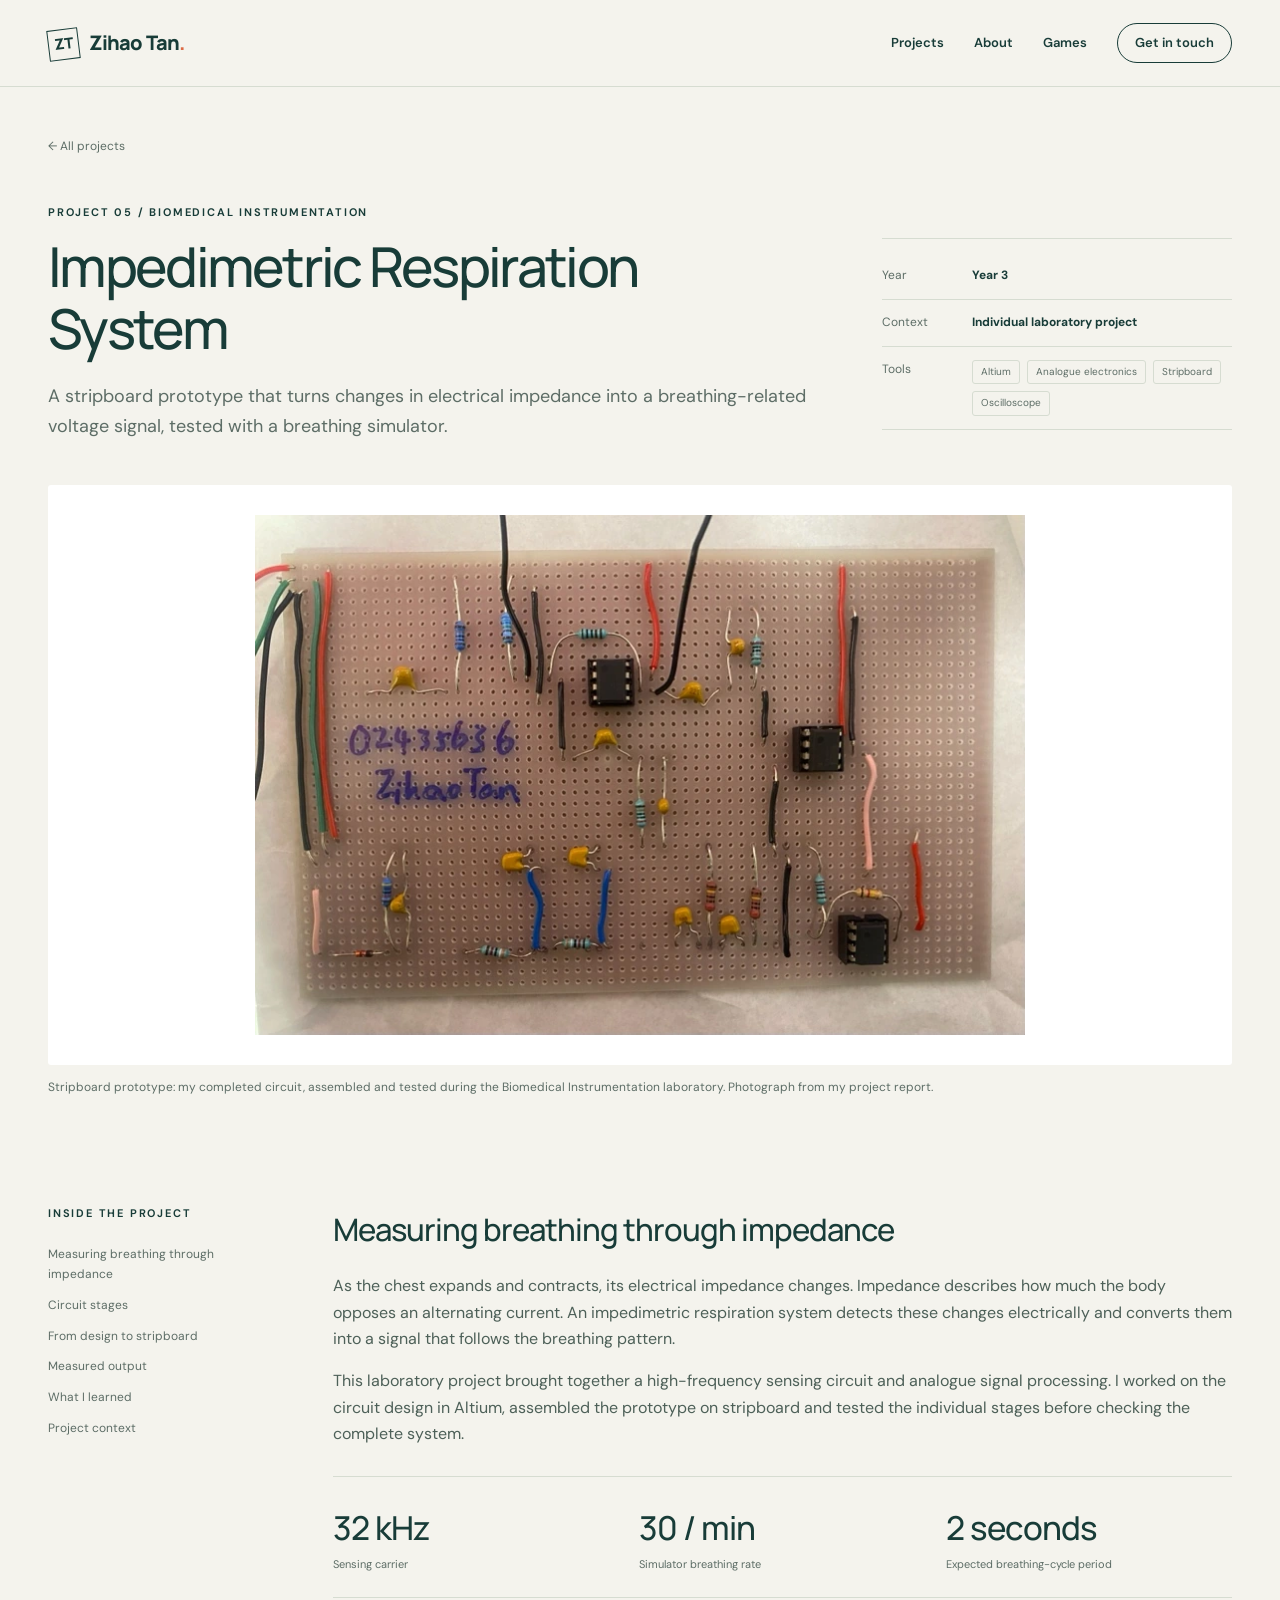
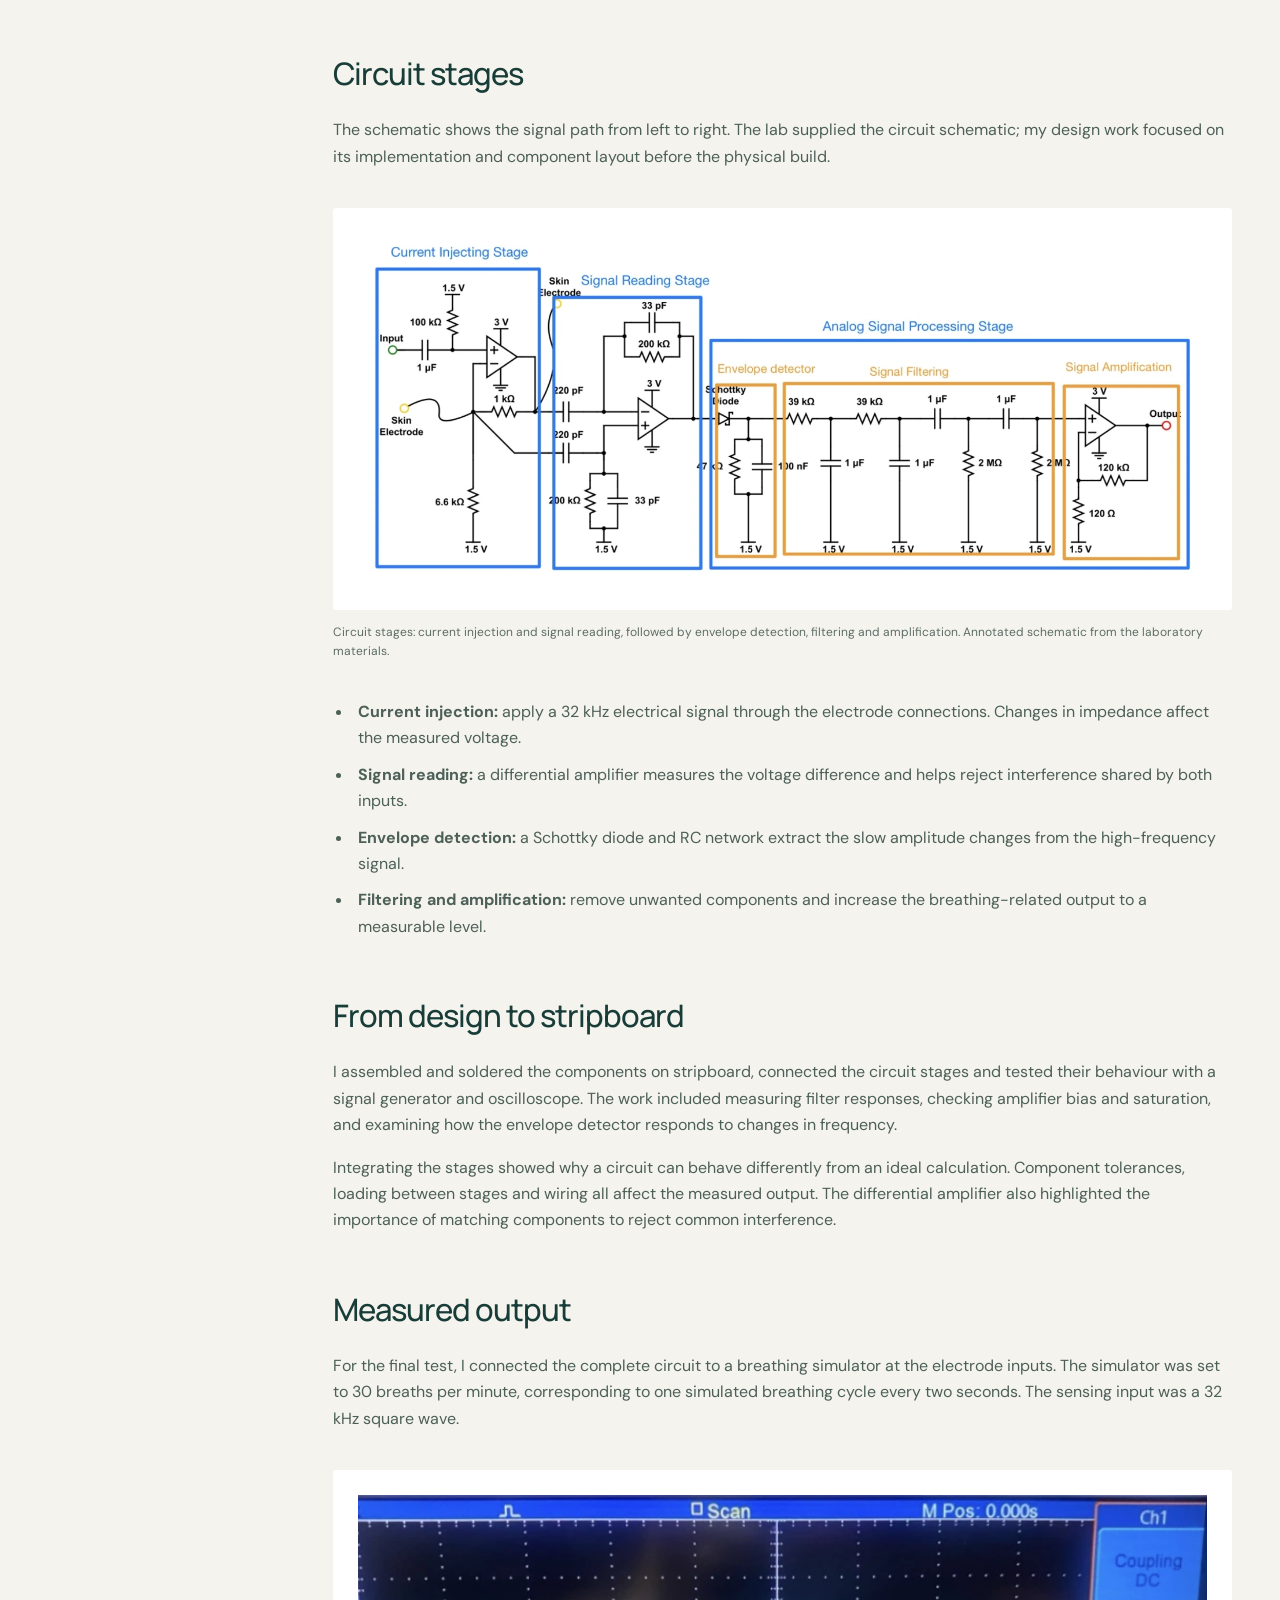
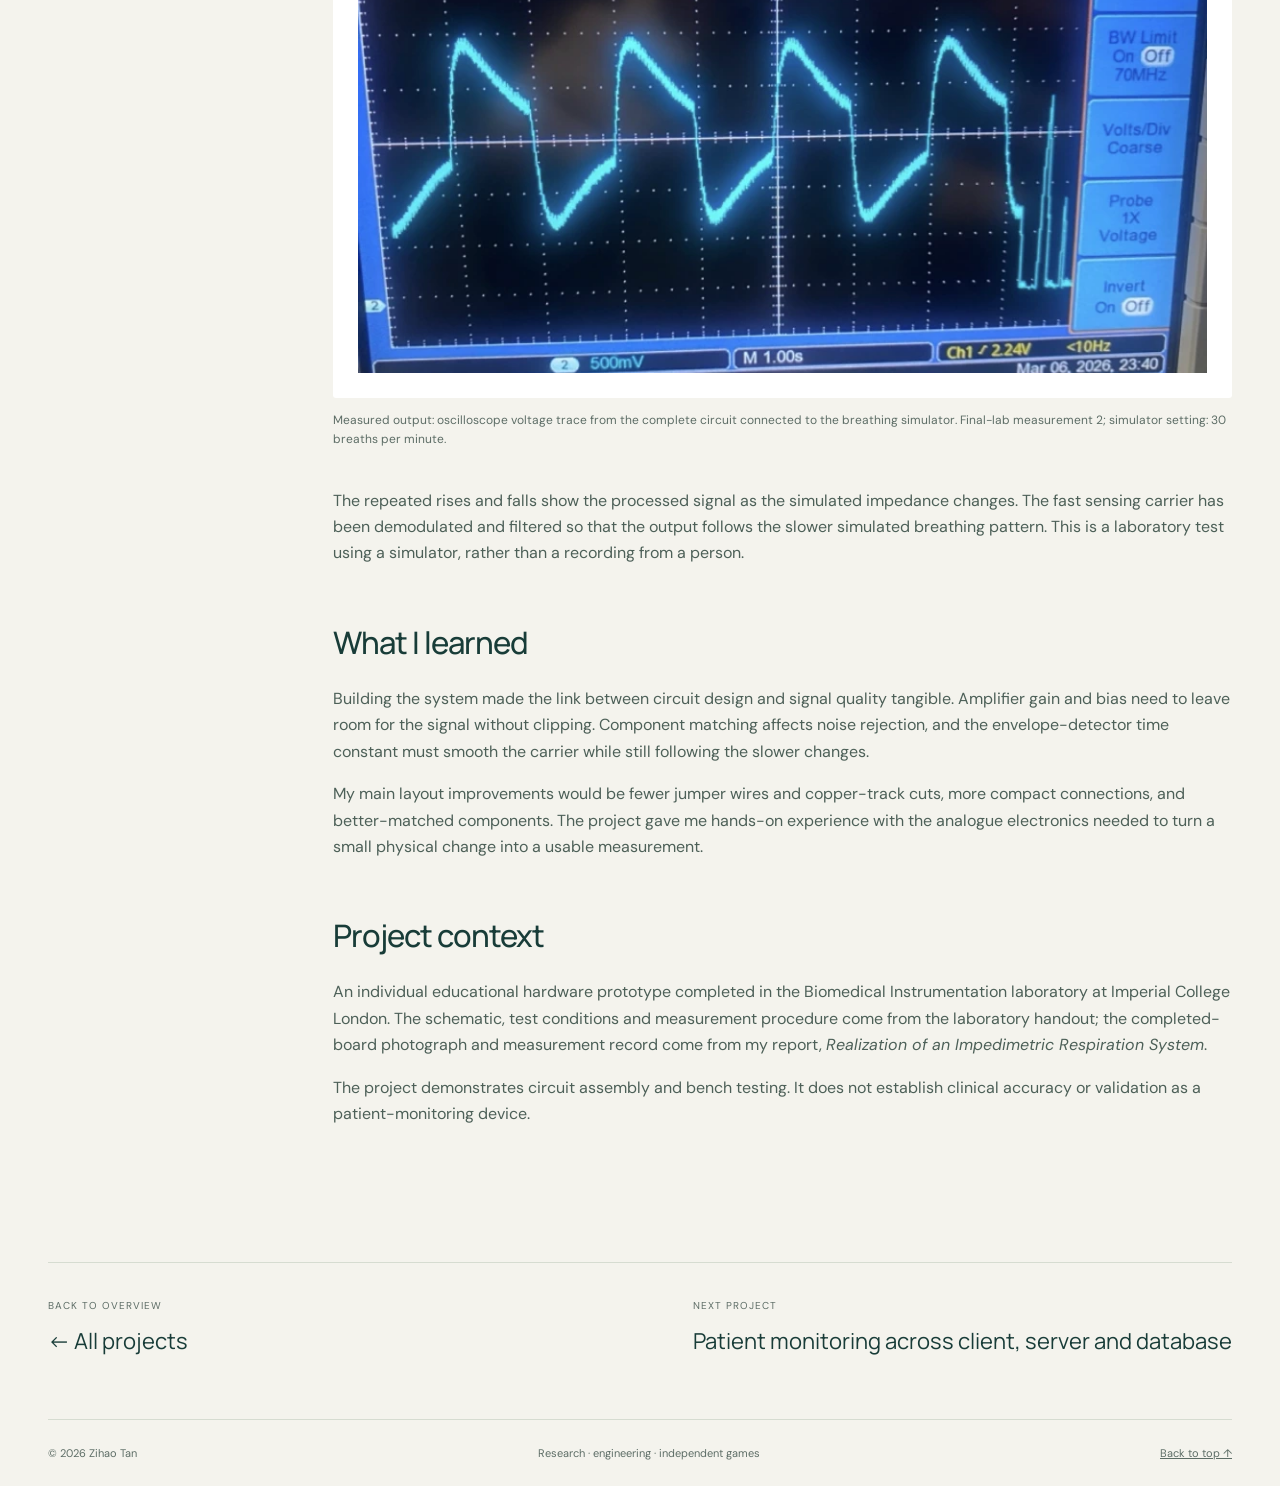
<file: electronic-stethoscope.html>
<!doctype html><html lang="en"><head><meta charset="utf-8"><meta name="viewport" content="width=device-width, initial-scale=1"><meta http-equiv="refresh" content="0;url=impedimetric-respiration.html"><link rel="canonical" href="impedimetric-respiration.html"><title>Impedimetric Respiration System | Zihao Tan</title></head><body><p>This project has moved to <a href="impedimetric-respiration.html">Impedimetric Respiration System</a>.</p></body></html>
</file>
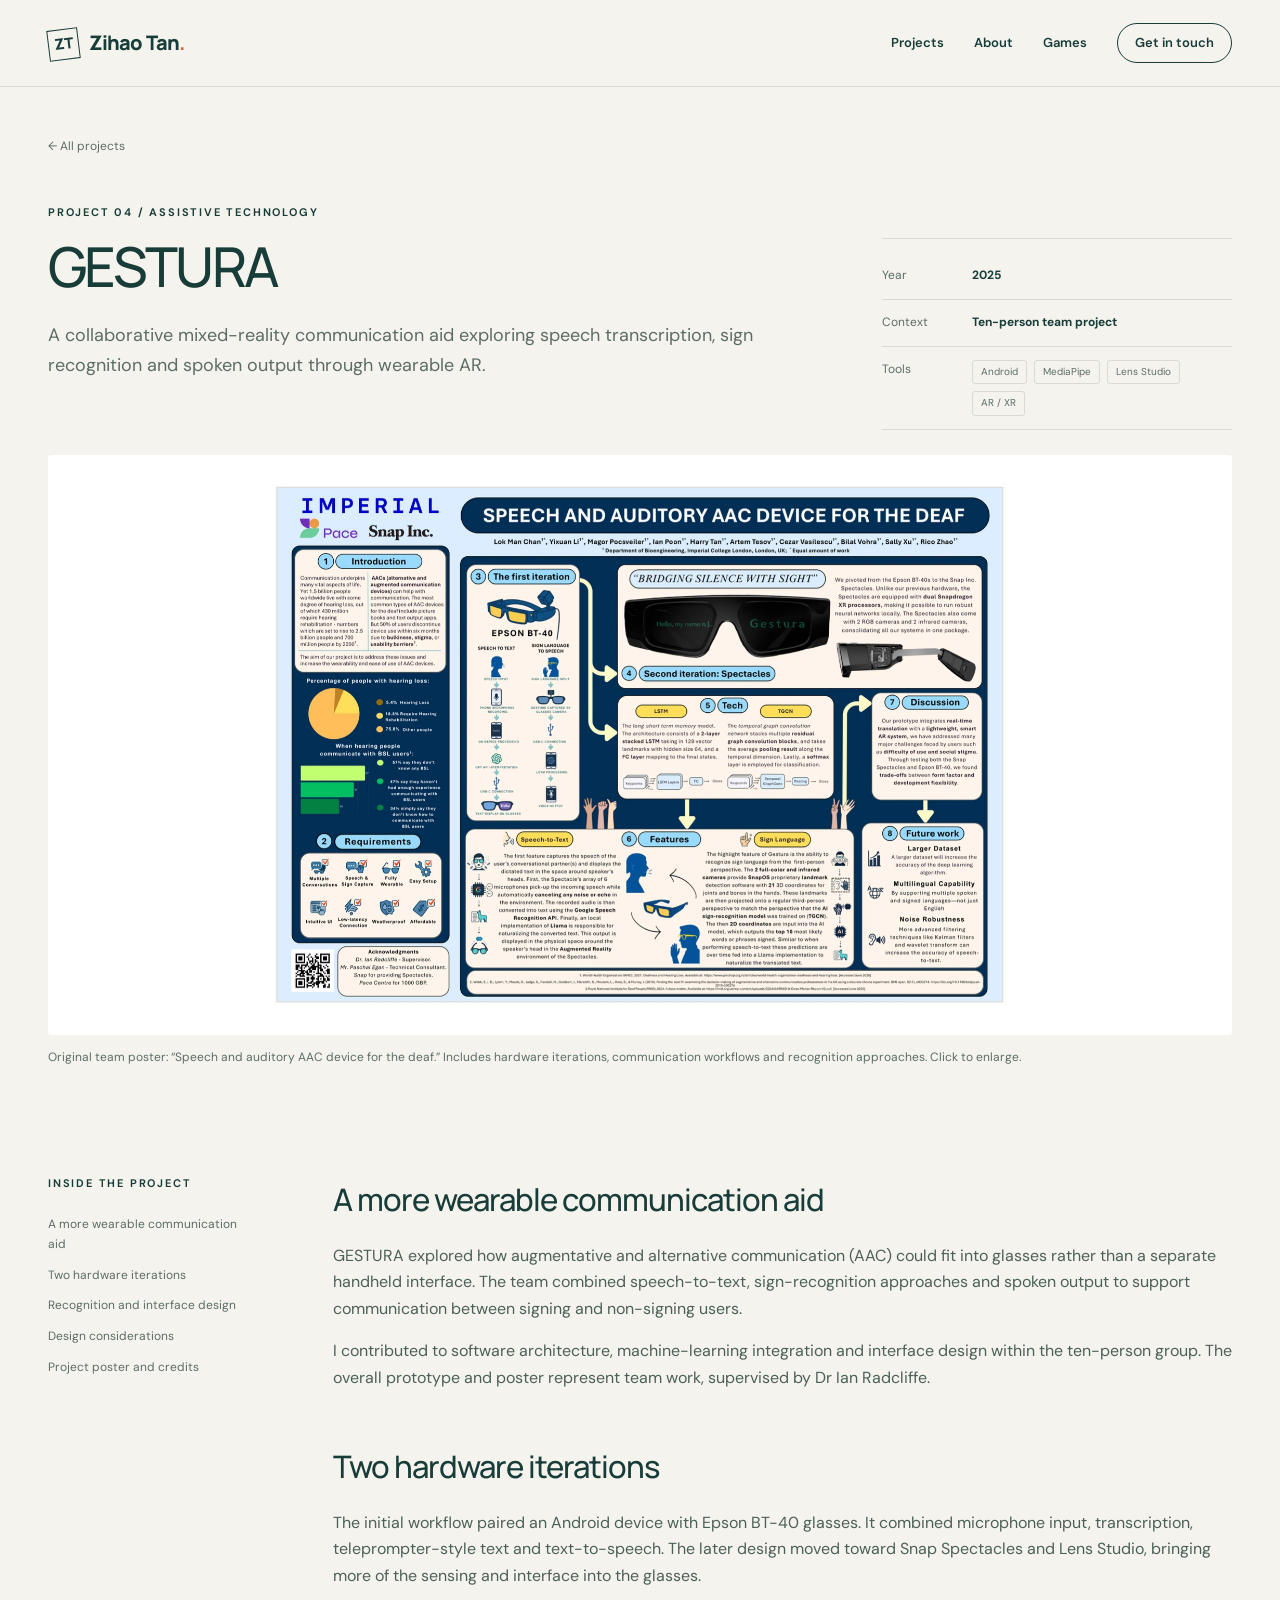
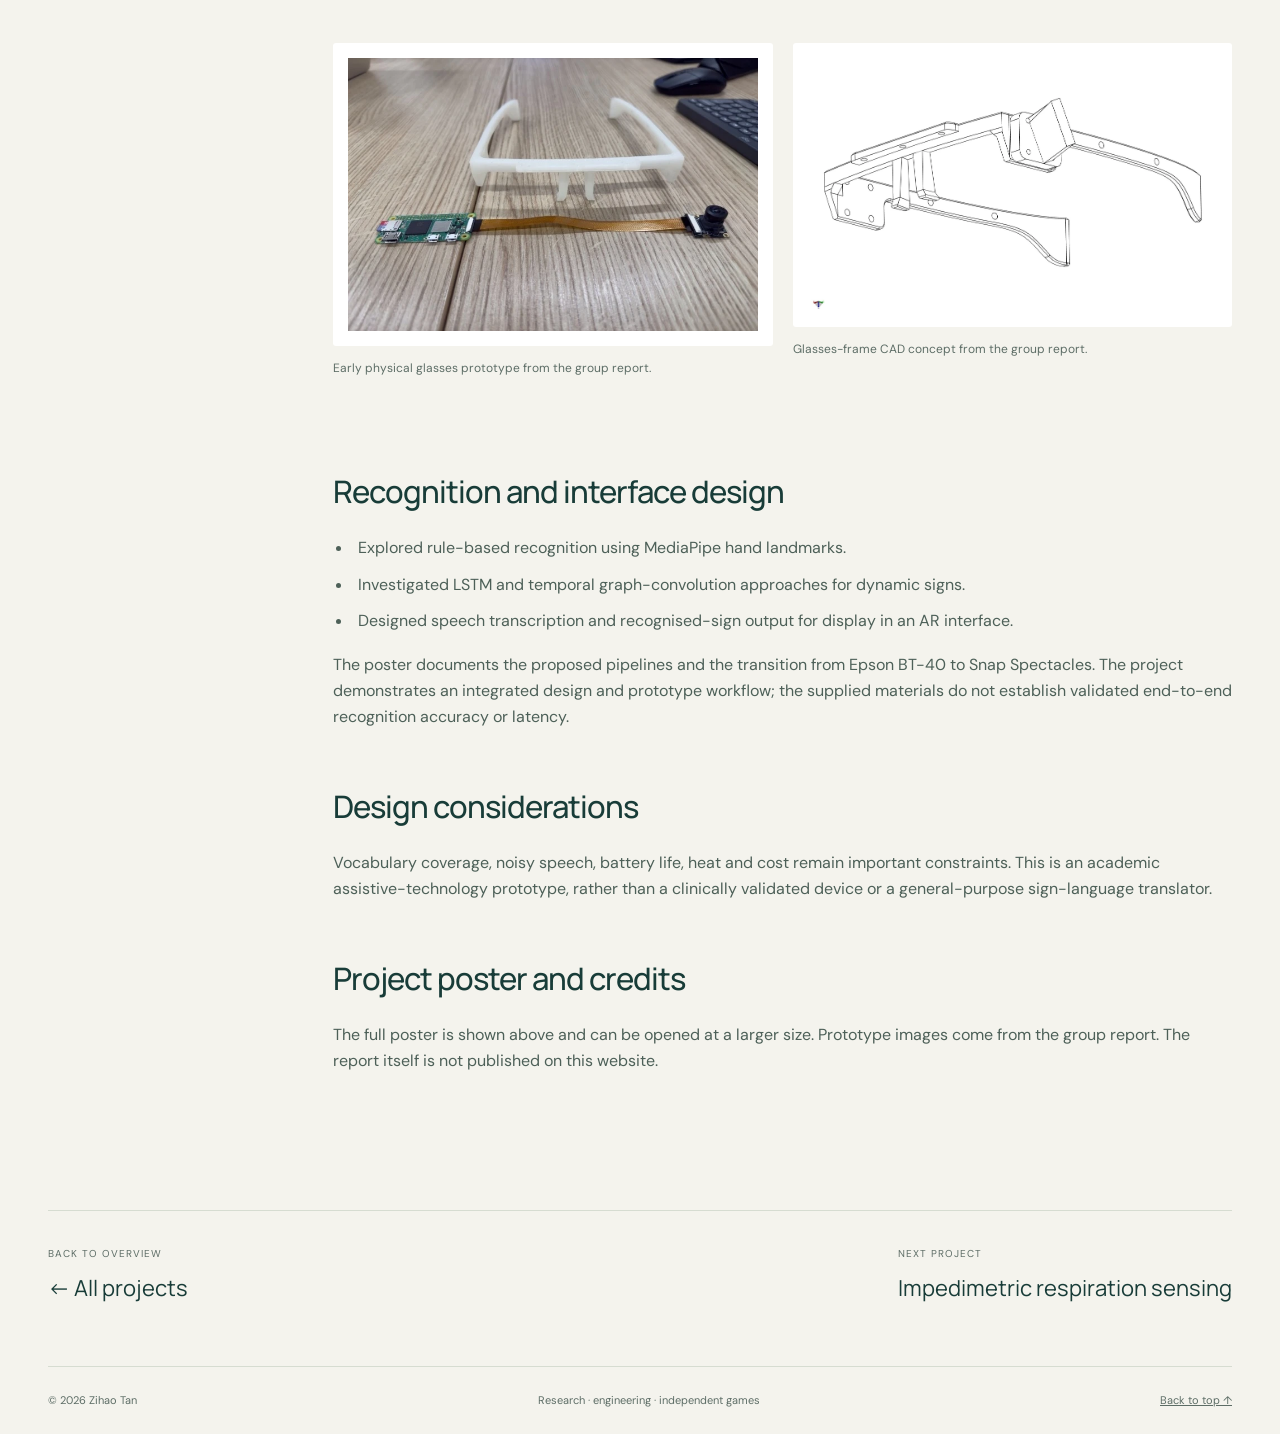
<file: gestura.html>
<!doctype html><html lang="en"><head><meta charset="UTF-8"><meta name="viewport" content="width=device-width, initial-scale=1"><title>GESTURA | Zihao Tan</title><meta name="description" content="A collaborative mixed-reality communication aid exploring speech transcription, sign recognition and spoken output through wearable AR."><meta name="theme-color" content="#183c38"><link rel="icon" href="assets/favicon.svg" type="image/svg+xml"><link rel="stylesheet" href="style.css"><script src="app.js" defer></script></head><body id="top"><a class="skip" href="#main">Skip to content</a><header class="site-header"><div class="wrap nav"><a class="brand" href="index.html"><span class="brand-mark" aria-hidden="true">ZT</span>Zihao Tan<span style="color:var(--orange)">.</span></a><nav aria-label="Main navigation"><a href="index.html#work">Projects</a><a href="index.html#about">About</a><a href="index.html#games">Games</a><a class="contact-link" href="mailto:ht1123@ic.ac.uk">Get in touch</a></nav></div></header><main id="main"><section class="project-hero wrap"><a class="back" href="index.html#work">← All projects</a><div class="project-heading"><div><div class="eyebrow">Project 04 / Assistive technology</div><h1>GESTURA</h1><p class="summary">A collaborative mixed-reality communication aid exploring speech transcription, sign recognition and spoken output through wearable AR.</p></div><aside class="project-info" aria-label="Project information"><div class="info-row"><span>Year</span><strong>2025</strong></div><div class="info-row"><span>Context</span><strong>Ten-person team project</strong></div><div class="info-row"><span>Tools</span><div><div class="tags"><span class="tag">Android</span><span class="tag">MediaPipe</span><span class="tag">Lens Studio</span><span class="tag">AR / XR</span></div></div></div></aside></div><figure class="cover-figure"><button type="button" class="image-button" aria-label="Enlarge figure: Original team poster: “Speech and auditory AAC device for the deaf.” Includes hardware iterations, communication workflows and recognition approaches. Click to enlarge."><img src="assets/gestura-poster.webp" alt="Original team poster: “Speech and auditory AAC device for the deaf.” Includes hardware iterations, communication workflows and recognition approaches. Click to enlarge." loading="eager" width="1600" height="900" style="height:auto"></button><figcaption>Original team poster: “Speech and auditory AAC device for the deaf.” Includes hardware iterations, communication workflows and recognition approaches. Click to enlarge.</figcaption></figure></section><div class="wrap detail-layout"><aside class="contents" aria-label="On this page"><span class="mono">Inside the project</span><a href="#question">A more wearable communication aid</a><a href="#approach">Two hardware iterations</a><a href="#findings">Recognition and interface design</a><a href="#scope">Design considerations</a><a href="#materials">Project poster and credits</a></aside><article class="article"><section id="question"><h2>A more wearable communication aid</h2><p>GESTURA explored how augmentative and alternative communication (AAC) could fit into glasses rather than a separate handheld interface. The team combined speech-to-text, sign-recognition approaches and spoken output to support communication between signing and non-signing users.</p><p>I contributed to software architecture, machine-learning integration and interface design within the ten-person group. The overall prototype and poster represent team work, supervised by Dr Ian Radcliffe.</p></section><section id="approach"><h2>Two hardware iterations</h2><p>The initial workflow paired an Android device with Epson BT-40 glasses. It combined microphone input, transcription, teleprompter-style text and text-to-speech. The later design moved toward Snap Spectacles and Lens Studio, bringing more of the sensing and interface into the glasses.</p><div class="two-figures"><figure class="figure"><button type="button" class="image-button" aria-label="Enlarge figure: Early physical glasses prototype from the group report."><img src="assets/gestura-early-prototype.webp" alt="Early physical glasses prototype from the group report." loading="lazy" width="1600" height="900" style="height:auto"></button><figcaption>Early physical glasses prototype from the group report.</figcaption></figure><figure class="figure"><button type="button" class="image-button" aria-label="Enlarge figure: Glasses-frame CAD concept from the group report."><img src="assets/gestura-frame-design.webp" alt="Glasses-frame CAD concept from the group report." loading="lazy" width="1600" height="900" style="height:auto"></button><figcaption>Glasses-frame CAD concept from the group report.</figcaption></figure></div></section><section id="findings"><h2>Recognition and interface design</h2><ul><li>Explored rule-based recognition using MediaPipe hand landmarks.</li><li>Investigated LSTM and temporal graph-convolution approaches for dynamic signs.</li><li>Designed speech transcription and recognised-sign output for display in an AR interface.</li></ul><p>The poster documents the proposed pipelines and the transition from Epson BT-40 to Snap Spectacles. The project demonstrates an integrated design and prototype workflow; the supplied materials do not establish validated end-to-end recognition accuracy or latency.</p></section><section id="scope"><h2>Design considerations</h2><p>Vocabulary coverage, noisy speech, battery life, heat and cost remain important constraints. This is an academic assistive-technology prototype, rather than a clinically validated device or a general-purpose sign-language translator.</p></section><section id="materials"><h2>Project poster and credits</h2><p>The full poster is shown above and can be opened at a larger size. Prototype images come from the group report. The report itself is not published on this website.</p></section></article></div><div class="wrap project-next"><a href="index.html#work"><small>Back to overview</small>← All projects</a><a href="impedimetric-respiration.html"><small>Next project</small>Impedimetric respiration sensing</a></div></main><div class="wrap footer"><span>© 2026 Zihao Tan</span><span>Research · engineering · independent games</span><a href="#top">Back to top ↑</a></div><dialog id="figure-dialog" class="lightbox" aria-label="Expanded project figure"><button type="button" class="lightbox-close" aria-label="Close expanded figure">×</button><img src="assets/favicon.svg" alt=""><p class="lightbox-caption"></p></dialog></body></html>
</file>
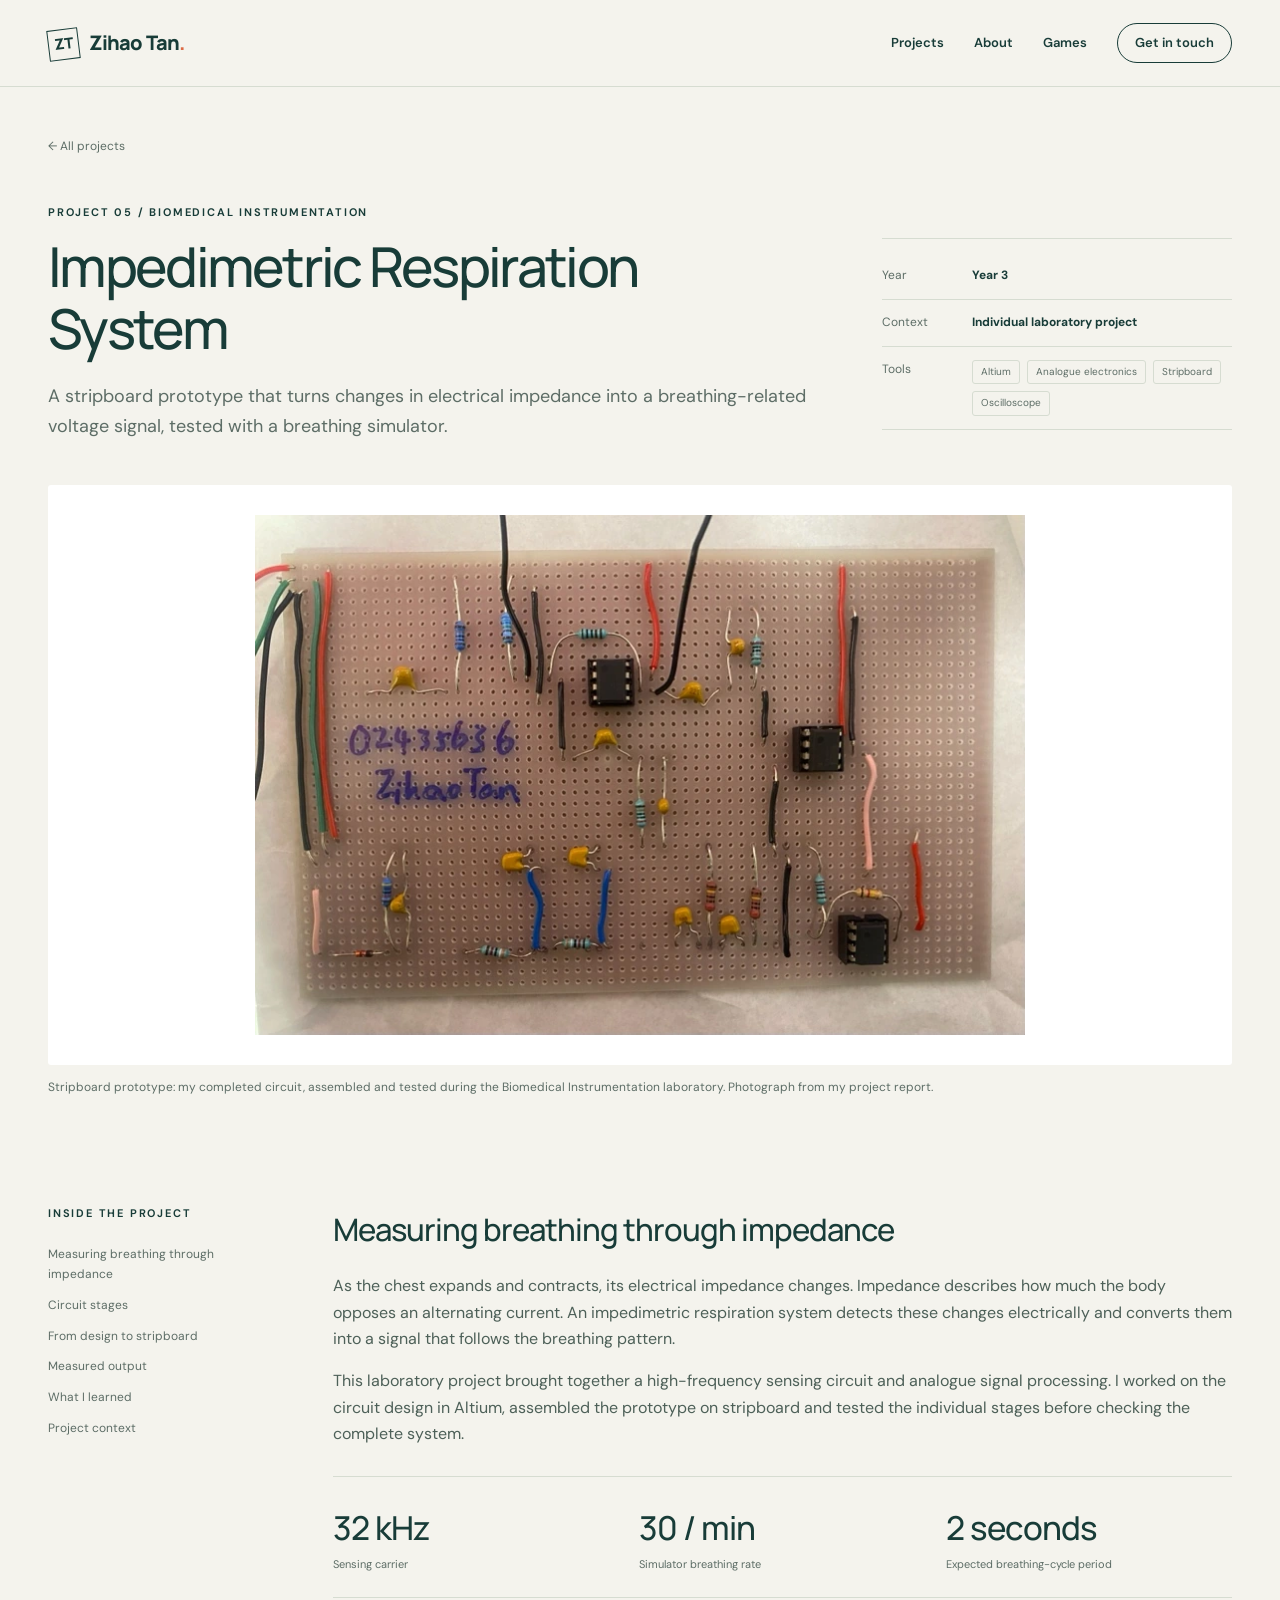
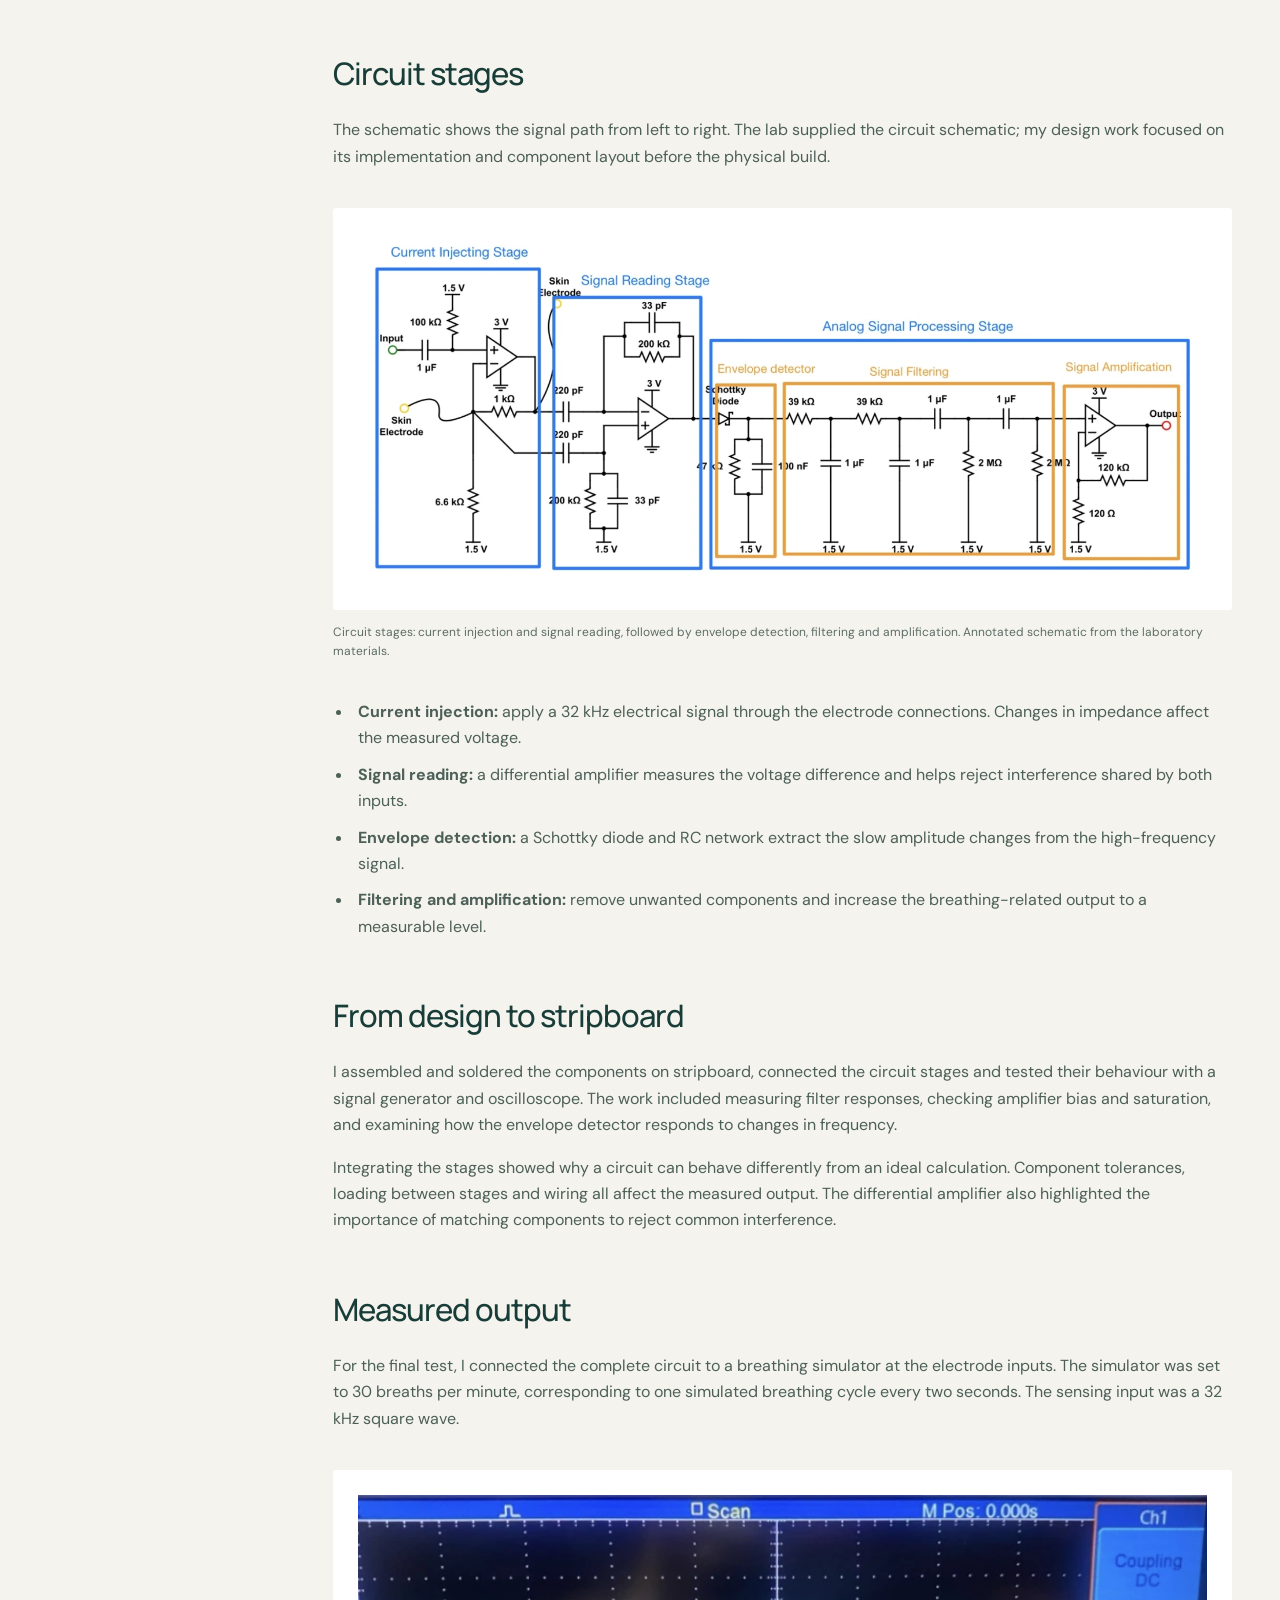
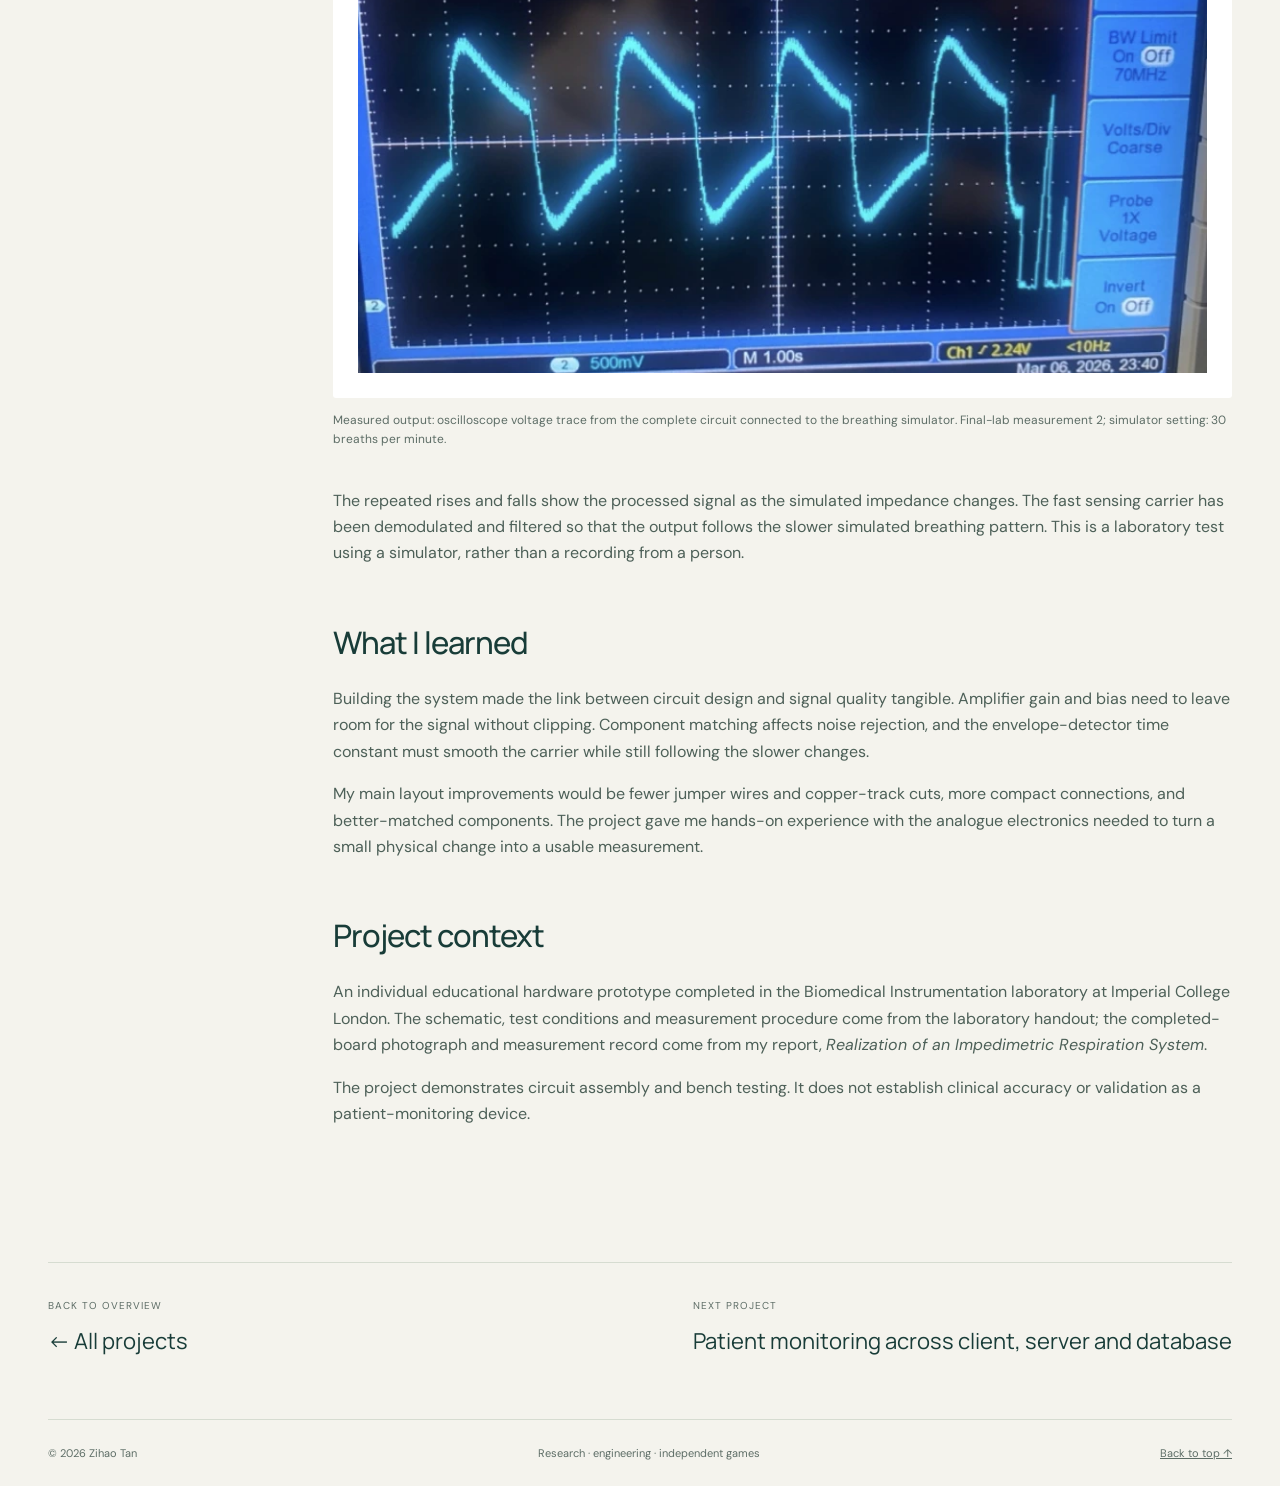
<file: impedimetric-respiration.html>
<!doctype html><html lang="en"><head><meta charset="UTF-8"><meta name="viewport" content="width=device-width, initial-scale=1"><title>Impedimetric Respiration System | Zihao Tan</title><meta name="description" content="A stripboard prototype that turns changes in electrical impedance into a breathing-related voltage signal, tested with a breathing simulator."><meta name="theme-color" content="#183c38"><link rel="icon" href="assets/favicon.svg" type="image/svg+xml"><link rel="stylesheet" href="style.css"><script src="app.js" defer></script></head><body id="top"><a class="skip" href="#main">Skip to content</a><header class="site-header"><div class="wrap nav"><a class="brand" href="index.html"><span class="brand-mark" aria-hidden="true">ZT</span>Zihao Tan<span style="color:var(--orange)">.</span></a><nav aria-label="Main navigation"><a href="index.html#work">Projects</a><a href="index.html#about">About</a><a href="index.html#games">Games</a><a class="contact-link" href="mailto:ht1123@ic.ac.uk">Get in touch</a></nav></div></header><main id="main"><section class="project-hero wrap"><a class="back" href="index.html#work">← All projects</a><div class="project-heading"><div><div class="eyebrow">Project 05 / Biomedical instrumentation</div><h1>Impedimetric Respiration System</h1><p class="summary">A stripboard prototype that turns changes in electrical impedance into a breathing-related voltage signal, tested with a breathing simulator.</p></div><aside class="project-info" aria-label="Project information"><div class="info-row"><span>Year</span><strong>Year 3</strong></div><div class="info-row"><span>Context</span><strong>Individual laboratory project</strong></div><div class="info-row"><span>Tools</span><div><div class="tags"><span class="tag">Altium</span><span class="tag">Analogue electronics</span><span class="tag">Stripboard</span><span class="tag">Oscilloscope</span></div></div></div></aside></div><figure class="cover-figure"><button type="button" class="image-button" aria-label="Enlarge figure: Stripboard prototype: my completed circuit, assembled and tested during the Biomedical Instrumentation laboratory. Photograph from my project report."><img src="assets/respiration-stripboard.webp" alt="Stripboard prototype: my completed circuit, assembled and tested during the Biomedical Instrumentation laboratory. Photograph from my project report." loading="eager" width="1600" height="900" style="height:auto"></button><figcaption>Stripboard prototype: my completed circuit, assembled and tested during the Biomedical Instrumentation laboratory. Photograph from my project report.</figcaption></figure></section><div class="wrap detail-layout"><aside class="contents" aria-label="On this page"><span class="mono">Inside the project</span><a href="#question">Measuring breathing through impedance</a><a href="#approach">Circuit stages</a><a href="#build">From design to stripboard</a><a href="#findings">Measured output</a><a href="#learning">What I learned</a><a href="#materials">Project context</a></aside><article class="article"><section id="question"><h2>Measuring breathing through impedance</h2><p>As the chest expands and contracts, its electrical impedance changes. Impedance describes how much the body opposes an alternating current. An impedimetric respiration system detects these changes electrically and converts them into a signal that follows the breathing pattern.</p><p>This laboratory project brought together a high-frequency sensing circuit and analogue signal processing. I worked on the circuit design in Altium, assembled the prototype on stripboard and tested the individual stages before checking the complete system.</p><div class="metrics"><div class="metric"><strong>32 kHz</strong><span>Sensing carrier</span></div><div class="metric"><strong>30 / min</strong><span>Simulator breathing rate</span></div><div class="metric"><strong>2 seconds</strong><span>Expected breathing-cycle period</span></div></div></section><section id="approach"><h2>Circuit stages</h2><p>The schematic shows the signal path from left to right. The lab supplied the circuit schematic; my design work focused on its implementation and component layout before the physical build.</p><figure class="figure"><button type="button" class="image-button" aria-label="Enlarge figure: Circuit stages: current injection and signal reading, followed by envelope detection, filtering and amplification. Annotated schematic from the laboratory materials."><img src="assets/respiration-circuit.webp" alt="Circuit stages: current injection and signal reading, followed by envelope detection, filtering and amplification. Annotated schematic from the laboratory materials." loading="lazy" width="1600" height="900" style="height:auto"></button><figcaption>Circuit stages: current injection and signal reading, followed by envelope detection, filtering and amplification. Annotated schematic from the laboratory materials.</figcaption></figure><ul><li><strong>Current injection:</strong> apply a 32 kHz electrical signal through the electrode connections. Changes in impedance affect the measured voltage.</li><li><strong>Signal reading:</strong> a differential amplifier measures the voltage difference and helps reject interference shared by both inputs.</li><li><strong>Envelope detection:</strong> a Schottky diode and RC network extract the slow amplitude changes from the high-frequency signal.</li><li><strong>Filtering and amplification:</strong> remove unwanted components and increase the breathing-related output to a measurable level.</li></ul></section><section id="build"><h2>From design to stripboard</h2><p>I assembled and soldered the components on stripboard, connected the circuit stages and tested their behaviour with a signal generator and oscilloscope. The work included measuring filter responses, checking amplifier bias and saturation, and examining how the envelope detector responds to changes in frequency.</p><p>Integrating the stages showed why a circuit can behave differently from an ideal calculation. Component tolerances, loading between stages and wiring all affect the measured output. The differential amplifier also highlighted the importance of matching components to reject common interference.</p></section><section id="findings"><h2>Measured output</h2><p>For the final test, I connected the complete circuit to a breathing simulator at the electrode inputs. The simulator was set to 30 breaths per minute, corresponding to one simulated breathing cycle every two seconds. The sensing input was a 32 kHz square wave.</p><figure class="figure"><button type="button" class="image-button" aria-label="Enlarge figure: Measured output: oscilloscope voltage trace from the complete circuit connected to the breathing simulator. Final-lab measurement 2; simulator setting: 30 breaths per minute."><img src="assets/respiration-output.webp" alt="Measured output: oscilloscope voltage trace from the complete circuit connected to the breathing simulator. Final-lab measurement 2; simulator setting: 30 breaths per minute." loading="lazy" width="1600" height="900" style="height:auto"></button><figcaption>Measured output: oscilloscope voltage trace from the complete circuit connected to the breathing simulator. Final-lab measurement 2; simulator setting: 30 breaths per minute.</figcaption></figure><p>The repeated rises and falls show the processed signal as the simulated impedance changes. The fast sensing carrier has been demodulated and filtered so that the output follows the slower simulated breathing pattern. This is a laboratory test using a simulator, rather than a recording from a person.</p></section><section id="learning"><h2>What I learned</h2><p>Building the system made the link between circuit design and signal quality tangible. Amplifier gain and bias need to leave room for the signal without clipping. Component matching affects noise rejection, and the envelope-detector time constant must smooth the carrier while still following the slower changes.</p><p>My main layout improvements would be fewer jumper wires and copper-track cuts, more compact connections, and better-matched components. The project gave me hands-on experience with the analogue electronics needed to turn a small physical change into a usable measurement.</p></section><section id="materials"><h2>Project context</h2><p>An individual educational hardware prototype completed in the Biomedical Instrumentation laboratory at Imperial College London. The schematic, test conditions and measurement procedure come from the laboratory handout; the completed-board photograph and measurement record come from my report, <em>Realization of an Impedimetric Respiration System</em>.</p><p>The project demonstrates circuit assembly and bench testing. It does not establish clinical accuracy or validation as a patient-monitoring device.</p></section></article></div><div class="wrap project-next"><a href="index.html#work"><small>Back to overview</small>← All projects</a><a href="patient-monitoring.html"><small>Next project</small>Patient monitoring across client, server and database</a></div></main><div class="wrap footer"><span>© 2026 Zihao Tan</span><span>Research · engineering · independent games</span><a href="#top">Back to top ↑</a></div><dialog id="figure-dialog" class="lightbox" aria-label="Expanded project figure"><button type="button" class="lightbox-close" aria-label="Close expanded figure">×</button><img src="assets/favicon.svg" alt=""><p class="lightbox-caption"></p></dialog></body></html>
</file>
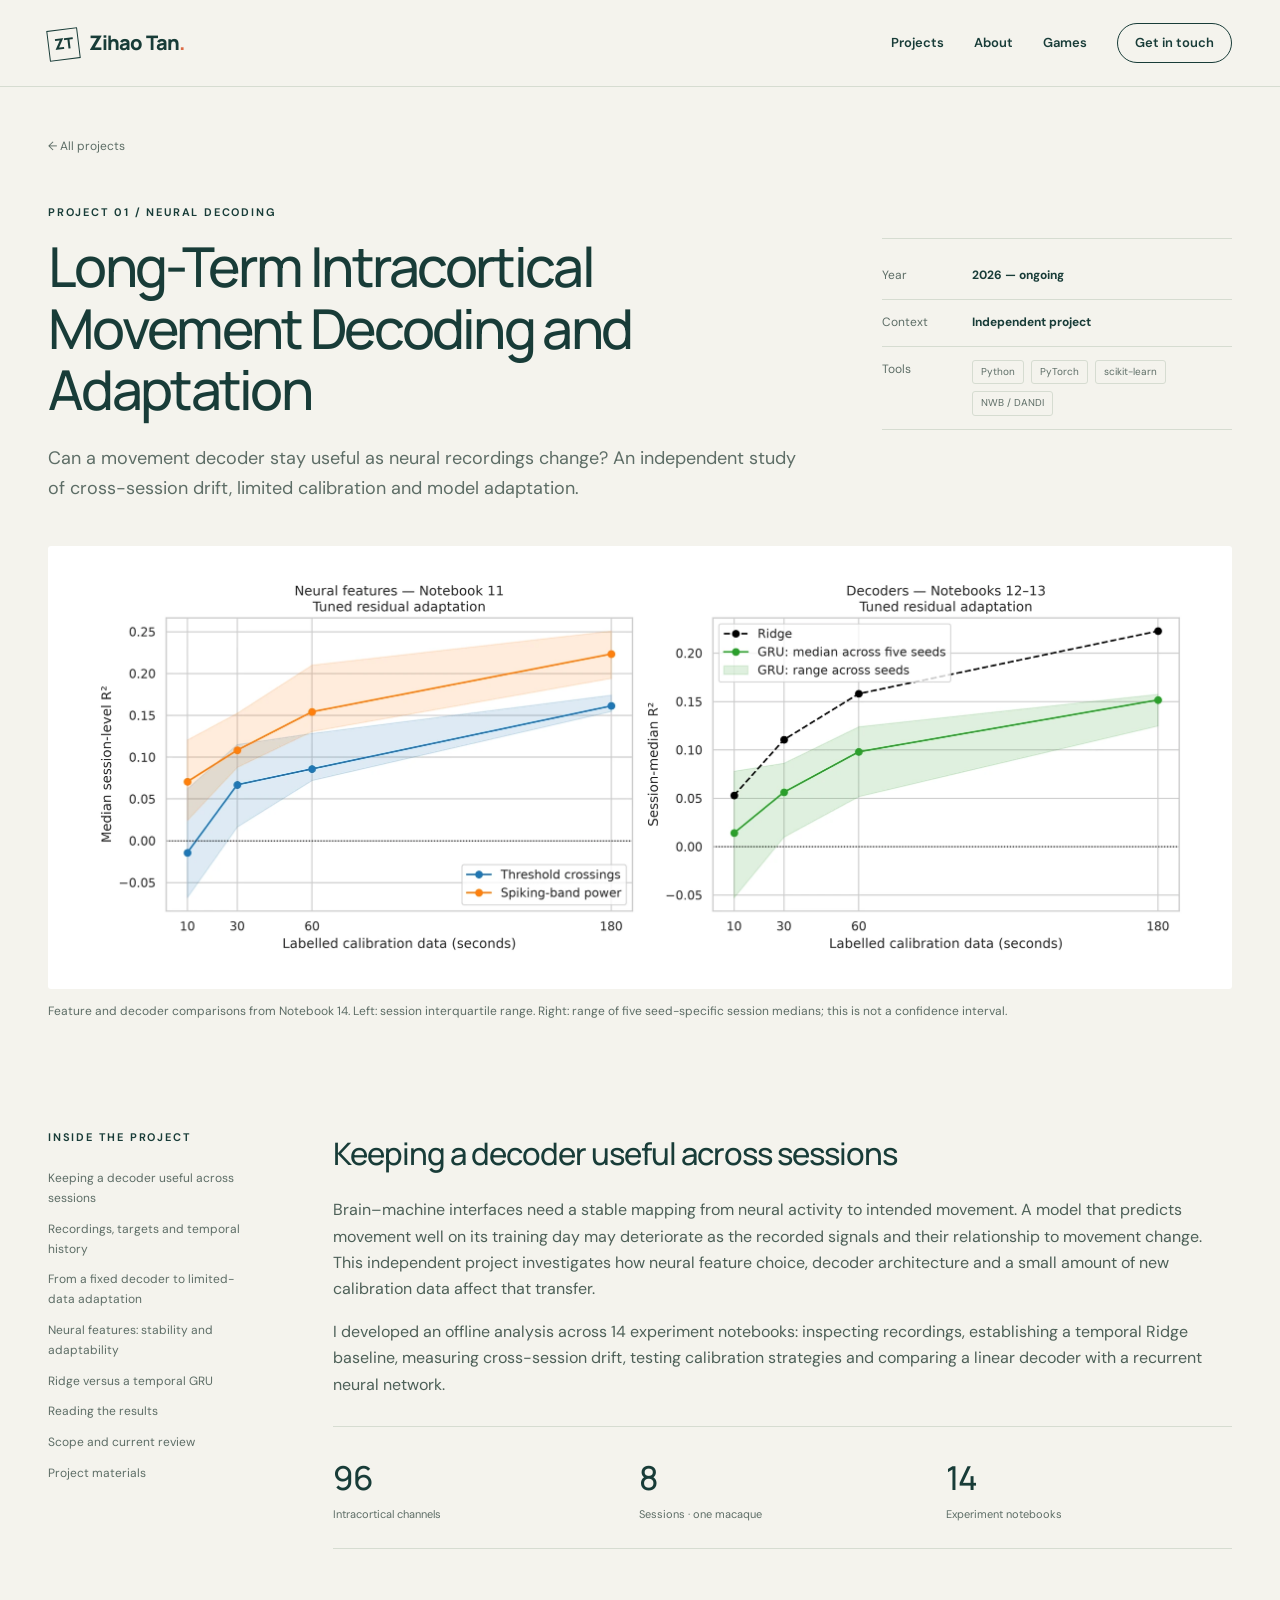
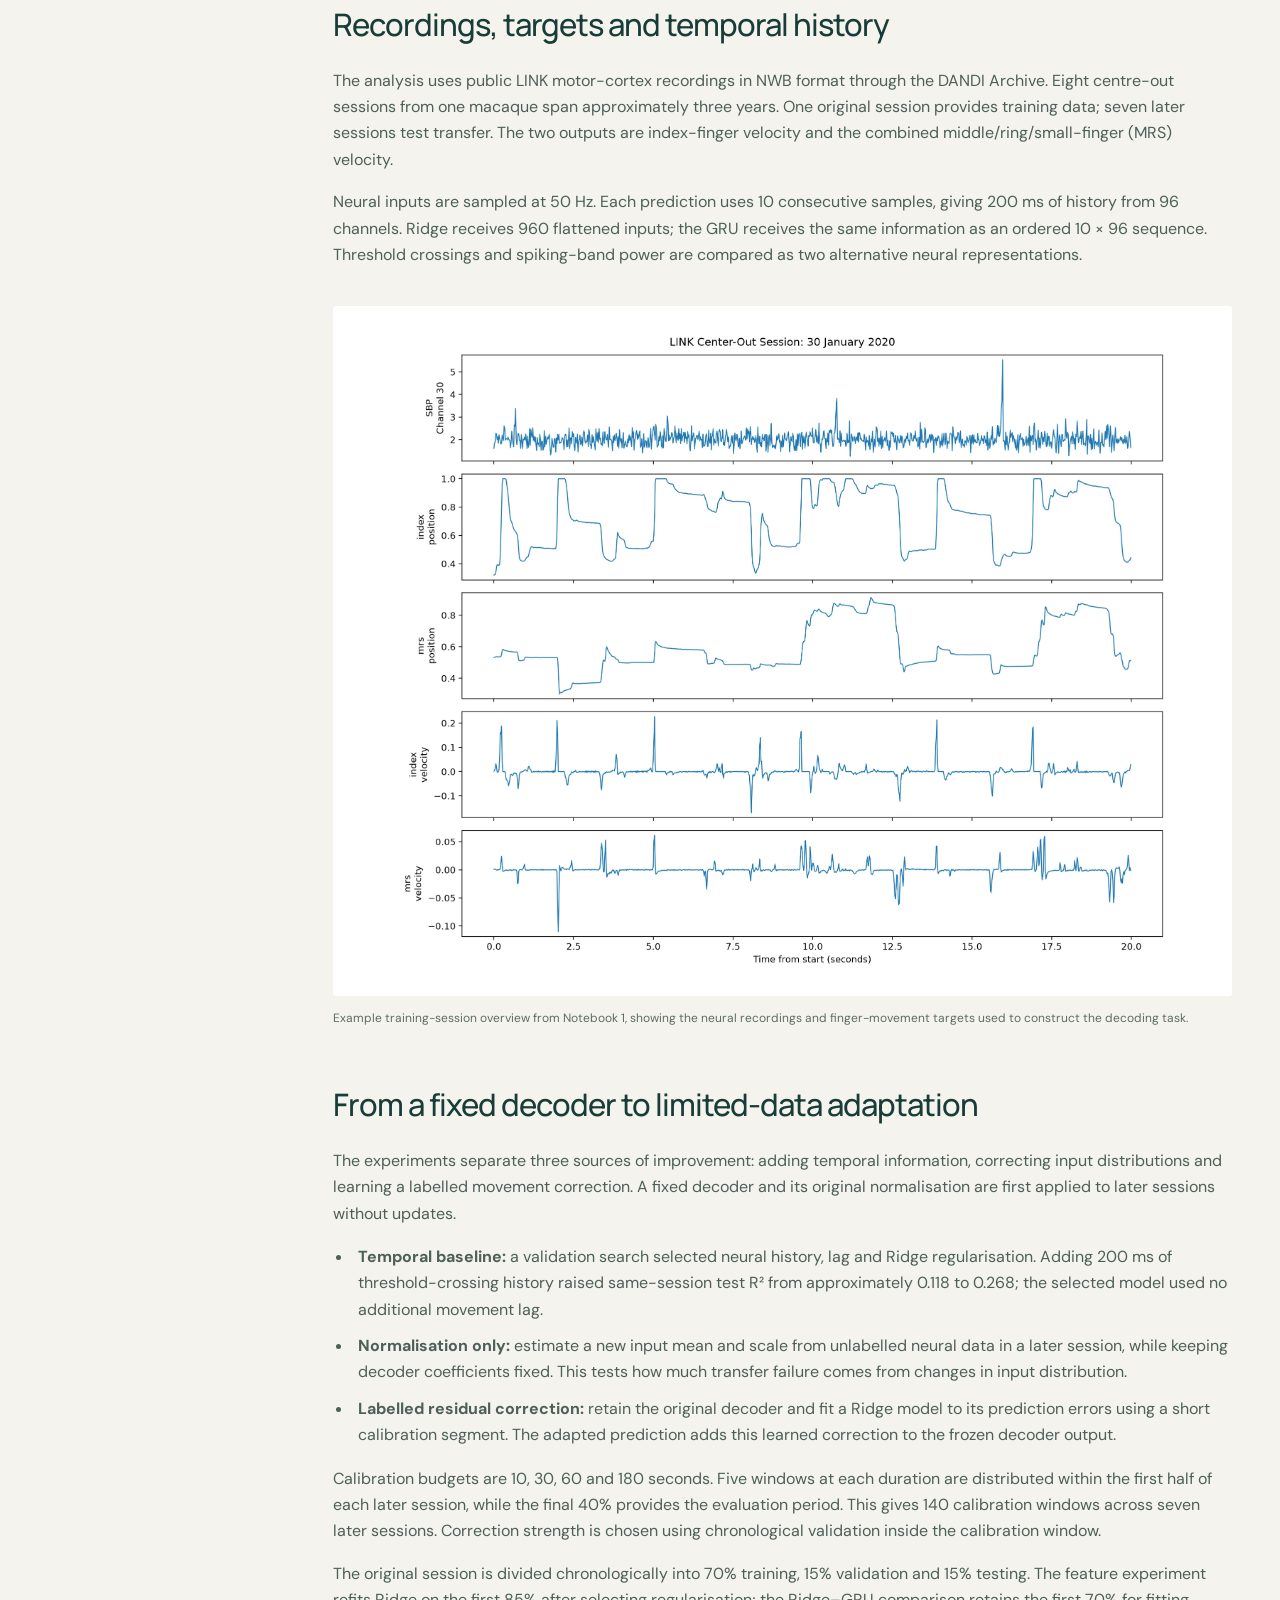
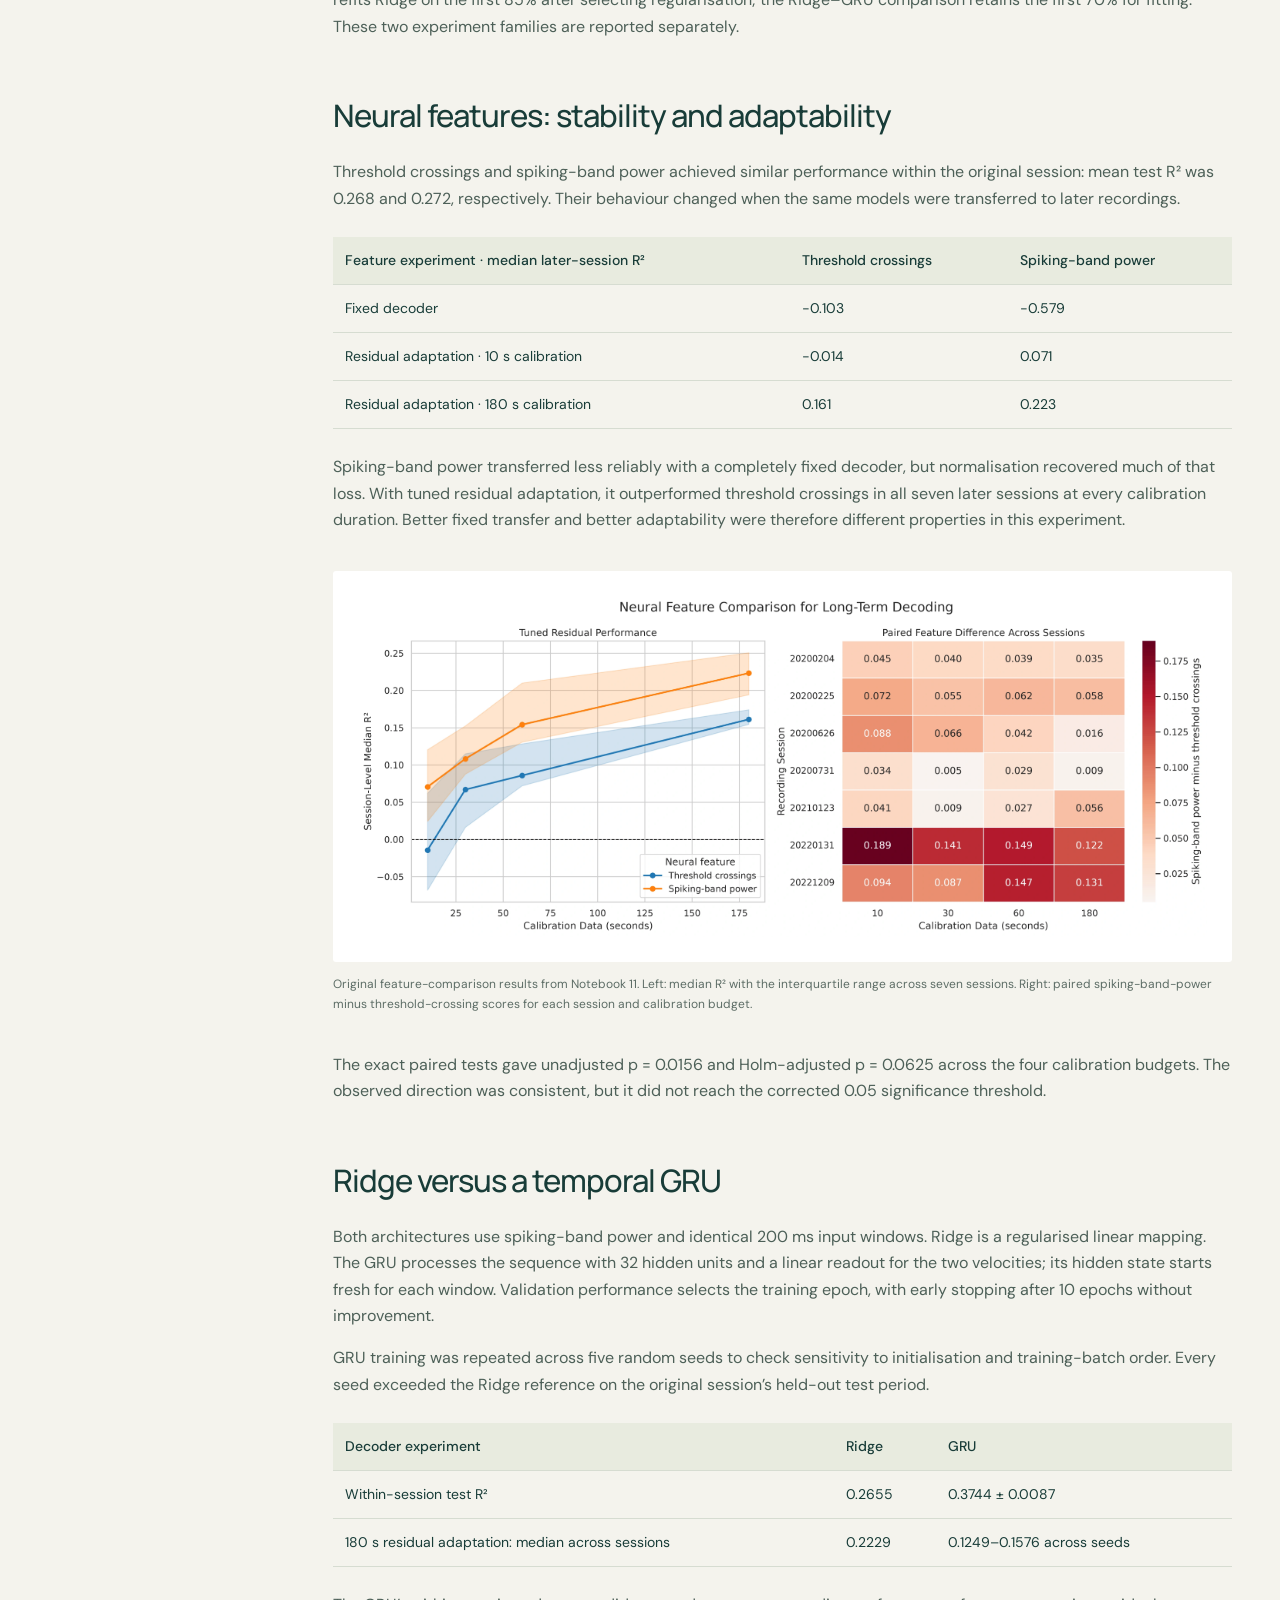
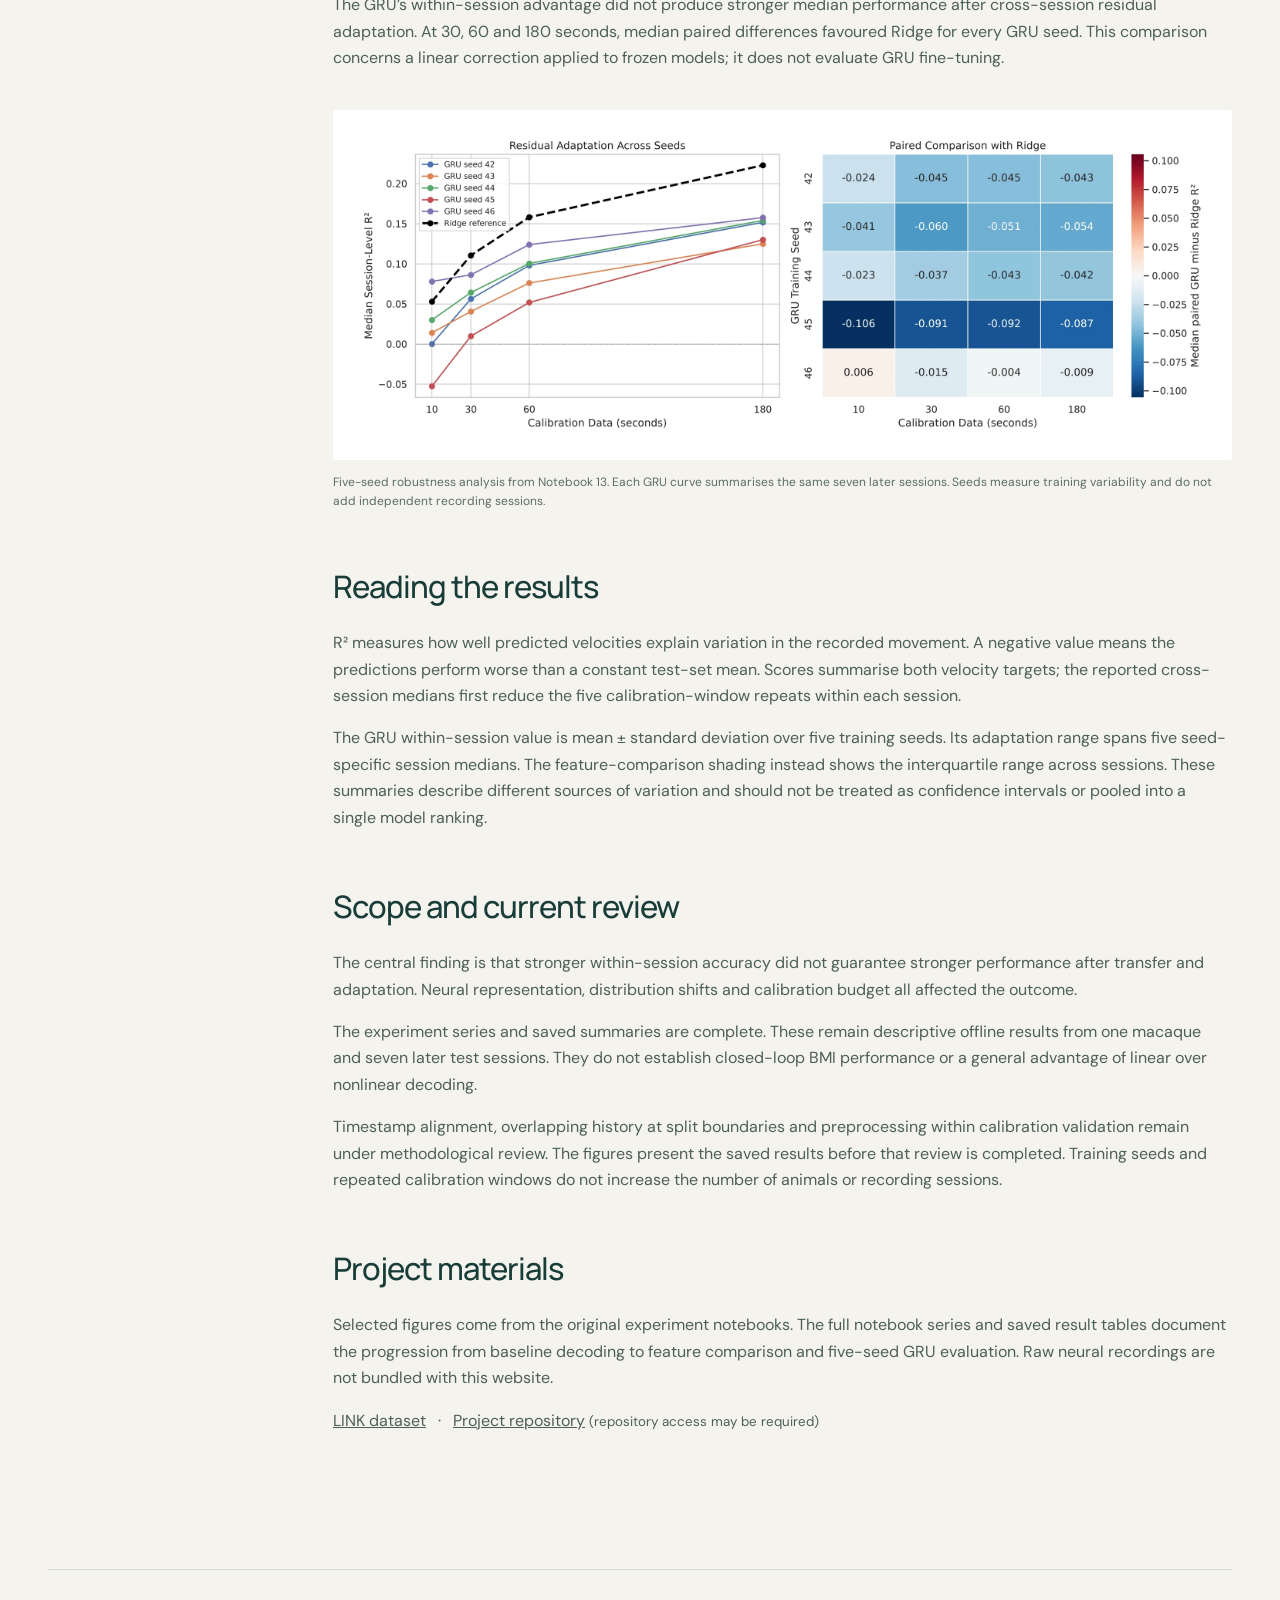
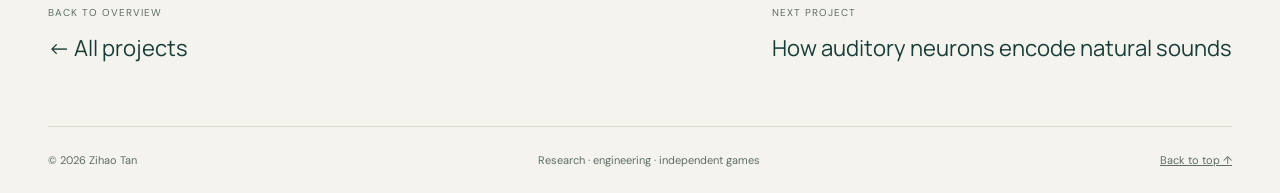
<file: intracortical-decoding.html>
<!doctype html><html lang="en"><head><meta charset="UTF-8"><meta name="viewport" content="width=device-width, initial-scale=1"><title>Long-Term Intracortical Movement Decoding and Adaptation | Zihao Tan</title><meta name="description" content="Can a movement decoder stay useful as neural recordings change? An independent study of cross-session drift, limited calibration and model adaptation."><meta name="theme-color" content="#183c38"><link rel="icon" href="assets/favicon.svg" type="image/svg+xml"><link rel="stylesheet" href="style.css"><script src="app.js" defer></script></head><body id="top"><a class="skip" href="#main">Skip to content</a><header class="site-header"><div class="wrap nav"><a class="brand" href="index.html"><span class="brand-mark" aria-hidden="true">ZT</span>Zihao Tan<span style="color:var(--orange)">.</span></a><nav aria-label="Main navigation"><a href="index.html#work">Projects</a><a href="index.html#about">About</a><a href="index.html#games">Games</a><a class="contact-link" href="mailto:ht1123@ic.ac.uk">Get in touch</a></nav></div></header><main id="main"><section class="project-hero wrap"><a class="back" href="index.html#work">← All projects</a><div class="project-heading"><div><div class="eyebrow">Project 01 / Neural decoding</div><h1>Long-Term Intracortical Movement Decoding and Adaptation</h1><p class="summary">Can a movement decoder stay useful as neural recordings change? An independent study of cross-session drift, limited calibration and model adaptation.</p></div><aside class="project-info" aria-label="Project information"><div class="info-row"><span>Year</span><strong>2026 — ongoing</strong></div><div class="info-row"><span>Context</span><strong>Independent project</strong></div><div class="info-row"><span>Tools</span><div><div class="tags"><span class="tag">Python</span><span class="tag">PyTorch</span><span class="tag">scikit-learn</span><span class="tag">NWB / DANDI</span></div></div></div></aside></div><figure class="cover-figure"><button type="button" class="image-button" aria-label="Enlarge figure: Feature and decoder comparisons from Notebook 14. Left: session interquartile range. Right: range of five seed-specific session medians; this is not a confidence interval."><img src="assets/final_results_summary.webp" alt="Feature and decoder comparisons from Notebook 14. Left: session interquartile range. Right: range of five seed-specific session medians; this is not a confidence interval." loading="eager" width="1600" height="900" style="height:auto"></button><figcaption>Feature and decoder comparisons from Notebook 14. Left: session interquartile range. Right: range of five seed-specific session medians; this is not a confidence interval.</figcaption></figure></section><div class="wrap detail-layout"><aside class="contents" aria-label="On this page"><span class="mono">Inside the project</span><a href="#question">Keeping a decoder useful across sessions</a><a href="#data">Recordings, targets and temporal history</a><a href="#approach">From a fixed decoder to limited-data adaptation</a><a href="#features">Neural features: stability and adaptability</a><a href="#findings">Ridge versus a temporal GRU</a><a href="#evaluation">Reading the results</a><a href="#scope">Scope and current review</a><a href="#materials">Project materials</a></aside><article class="article"><section id="question"><h2>Keeping a decoder useful across sessions</h2><p>Brain–machine interfaces need a stable mapping from neural activity to intended movement. A model that predicts movement well on its training day may deteriorate as the recorded signals and their relationship to movement change. This independent project investigates how neural feature choice, decoder architecture and a small amount of new calibration data affect that transfer.</p><p>I developed an offline analysis across 14 experiment notebooks: inspecting recordings, establishing a temporal Ridge baseline, measuring cross-session drift, testing calibration strategies and comparing a linear decoder with a recurrent neural network.</p><div class="metrics"><div class="metric"><strong>96</strong><span>Intracortical channels</span></div><div class="metric"><strong>8</strong><span>Sessions · one macaque</span></div><div class="metric"><strong>14</strong><span>Experiment notebooks</span></div></div></section><section id="data"><h2>Recordings, targets and temporal history</h2><p>The analysis uses public LINK motor-cortex recordings in NWB format through the DANDI Archive. Eight centre-out sessions from one macaque span approximately three years. One original session provides training data; seven later sessions test transfer. The two outputs are index-finger velocity and the combined middle/ring/small-finger (MRS) velocity.</p><p>Neural inputs are sampled at 50 Hz. Each prediction uses 10 consecutive samples, giving 200 ms of history from 96 channels. Ridge receives 960 flattened inputs; the GRU receives the same information as an ordered 10 × 96 sequence. Threshold crossings and spiking-band power are compared as two alternative neural representations.</p><figure class="figure"><button type="button" class="image-button" aria-label="Enlarge figure: Example training-session overview from Notebook 1, showing the neural recordings and finger-movement targets used to construct the decoding task."><img src="assets/session_20200130_overview.webp" alt="Example training-session overview from Notebook 1, showing the neural recordings and finger-movement targets used to construct the decoding task." loading="lazy" width="1600" height="900" style="height:auto"></button><figcaption>Example training-session overview from Notebook 1, showing the neural recordings and finger-movement targets used to construct the decoding task.</figcaption></figure></section><section id="approach"><h2>From a fixed decoder to limited-data adaptation</h2><p>The experiments separate three sources of improvement: adding temporal information, correcting input distributions and learning a labelled movement correction. A fixed decoder and its original normalisation are first applied to later sessions without updates.</p><ul><li><strong>Temporal baseline:</strong> a validation search selected neural history, lag and Ridge regularisation. Adding 200 ms of threshold-crossing history raised same-session test R² from approximately 0.118 to 0.268; the selected model used no additional movement lag.</li><li><strong>Normalisation only:</strong> estimate a new input mean and scale from unlabelled neural data in a later session, while keeping decoder coefficients fixed. This tests how much transfer failure comes from changes in input distribution.</li><li><strong>Labelled residual correction:</strong> retain the original decoder and fit a Ridge model to its prediction errors using a short calibration segment. The adapted prediction adds this learned correction to the frozen decoder output.</li></ul><p>Calibration budgets are 10, 30, 60 and 180 seconds. Five windows at each duration are distributed within the first half of each later session, while the final 40% provides the evaluation period. This gives 140 calibration windows across seven later sessions. Correction strength is chosen using chronological validation inside the calibration window.</p><p>The original session is divided chronologically into 70% training, 15% validation and 15% testing. The feature experiment refits Ridge on the first 85% after selecting regularisation; the Ridge–GRU comparison retains the first 70% for fitting. These two experiment families are reported separately.</p></section><section id="features"><h2>Neural features: stability and adaptability</h2><p>Threshold crossings and spiking-band power achieved similar performance within the original session: mean test R² was 0.268 and 0.272, respectively. Their behaviour changed when the same models were transferred to later recordings.</p><table class="mini-table"><thead><tr><th scope="col">Feature experiment · median later-session R²</th><th scope="col">Threshold crossings</th><th scope="col">Spiking-band power</th></tr></thead><tbody><tr><td>Fixed decoder</td><td>−0.103</td><td>−0.579</td></tr><tr><td>Residual adaptation · 10 s calibration</td><td>−0.014</td><td>0.071</td></tr><tr><td>Residual adaptation · 180 s calibration</td><td>0.161</td><td>0.223</td></tr></tbody></table><p>Spiking-band power transferred less reliably with a completely fixed decoder, but normalisation recovered much of that loss. With tuned residual adaptation, it outperformed threshold crossings in all seven later sessions at every calibration duration. Better fixed transfer and better adaptability were therefore different properties in this experiment.</p><figure class="figure"><button type="button" class="image-button" aria-label="Enlarge figure: Original feature-comparison results from Notebook 11. Left: median R² with the interquartile range across seven sessions. Right: paired spiking-band-power minus threshold-crossing scores for each session and calibration budget."><img src="assets/neural_feature_comparison.webp" alt="Original feature-comparison results from Notebook 11. Left: median R² with the interquartile range across seven sessions. Right: paired spiking-band-power minus threshold-crossing scores for each session and calibration budget." loading="lazy" width="1600" height="900" style="height:auto"></button><figcaption>Original feature-comparison results from Notebook 11. Left: median R² with the interquartile range across seven sessions. Right: paired spiking-band-power minus threshold-crossing scores for each session and calibration budget.</figcaption></figure><p>The exact paired tests gave unadjusted p = 0.0156 and Holm-adjusted p = 0.0625 across the four calibration budgets. The observed direction was consistent, but it did not reach the corrected 0.05 significance threshold.</p></section><section id="findings"><h2>Ridge versus a temporal GRU</h2><p>Both architectures use spiking-band power and identical 200 ms input windows. Ridge is a regularised linear mapping. The GRU processes the sequence with 32 hidden units and a linear readout for the two velocities; its hidden state starts fresh for each window. Validation performance selects the training epoch, with early stopping after 10 epochs without improvement.</p><p>GRU training was repeated across five random seeds to check sensitivity to initialisation and training-batch order. Every seed exceeded the Ridge reference on the original session’s held-out test period.</p><table class="mini-table"><thead><tr><th scope="col">Decoder experiment</th><th scope="col">Ridge</th><th scope="col">GRU</th></tr></thead><tbody><tr><td>Within-session test R²</td><td>0.2655</td><td>0.3744 ± 0.0087</td></tr><tr><td>180 s residual adaptation: median across sessions</td><td>0.2229</td><td>0.1249–0.1576 across seeds</td></tr></tbody></table><p>The GRU’s within-session advantage did not produce stronger median performance after cross-session residual adaptation. At 30, 60 and 180 seconds, median paired differences favoured Ridge for every GRU seed. This comparison concerns a linear correction applied to frozen models; it does not evaluate GRU fine-tuning.</p><figure class="figure"><button type="button" class="image-button" aria-label="Enlarge figure: Five-seed robustness analysis from Notebook 13. Each GRU curve summarises the same seven later sessions. Seeds measure training variability and do not add independent recording sessions."><img src="assets/gru_seed_robustness.webp" alt="Five-seed robustness analysis from Notebook 13. Each GRU curve summarises the same seven later sessions. Seeds measure training variability and do not add independent recording sessions." loading="lazy" width="1600" height="900" style="height:auto"></button><figcaption>Five-seed robustness analysis from Notebook 13. Each GRU curve summarises the same seven later sessions. Seeds measure training variability and do not add independent recording sessions.</figcaption></figure></section><section id="evaluation"><h2>Reading the results</h2><p>R² measures how well predicted velocities explain variation in the recorded movement. A negative value means the predictions perform worse than a constant test-set mean. Scores summarise both velocity targets; the reported cross-session medians first reduce the five calibration-window repeats within each session.</p><p>The GRU within-session value is mean ± standard deviation over five training seeds. Its adaptation range spans five seed-specific session medians. The feature-comparison shading instead shows the interquartile range across sessions. These summaries describe different sources of variation and should not be treated as confidence intervals or pooled into a single model ranking.</p></section><section id="scope"><h2>Scope and current review</h2><p>The central finding is that stronger within-session accuracy did not guarantee stronger performance after transfer and adaptation. Neural representation, distribution shifts and calibration budget all affected the outcome.</p><p>The experiment series and saved summaries are complete. These remain descriptive offline results from one macaque and seven later test sessions. They do not establish closed-loop BMI performance or a general advantage of linear over nonlinear decoding.</p><p>Timestamp alignment, overlapping history at split boundaries and preprocessing within calibration validation remain under methodological review. The figures present the saved results before that review is completed. Training seeds and repeated calibration windows do not increase the number of animals or recording sessions.</p></section><section id="materials"><h2>Project materials</h2><p>Selected figures come from the original experiment notebooks. The full notebook series and saved result tables document the progression from baseline decoding to feature comparison and five-seed GRU evaluation. Raw neural recordings are not bundled with this website.</p><p><a href="https://chesteklab.github.io/LINK_dataset/" target="_blank" rel="noopener">LINK dataset</a> &nbsp; · &nbsp; <a href="https://github.com/hasjdhjk/long-term-intracortical-decoding" target="_blank" rel="noopener">Project repository</a> <small>(repository access may be required)</small></p></section></article></div><div class="wrap project-next"><a href="index.html#work"><small>Back to overview</small>← All projects</a><a href="auditory-cortex.html"><small>Next project</small>How auditory neurons encode natural sounds</a></div></main><div class="wrap footer"><span>© 2026 Zihao Tan</span><span>Research · engineering · independent games</span><a href="#top">Back to top ↑</a></div><dialog id="figure-dialog" class="lightbox" aria-label="Expanded project figure"><button type="button" class="lightbox-close" aria-label="Close expanded figure">×</button><img src="assets/favicon.svg" alt=""><p class="lightbox-caption"></p></dialog></body></html>
</file>
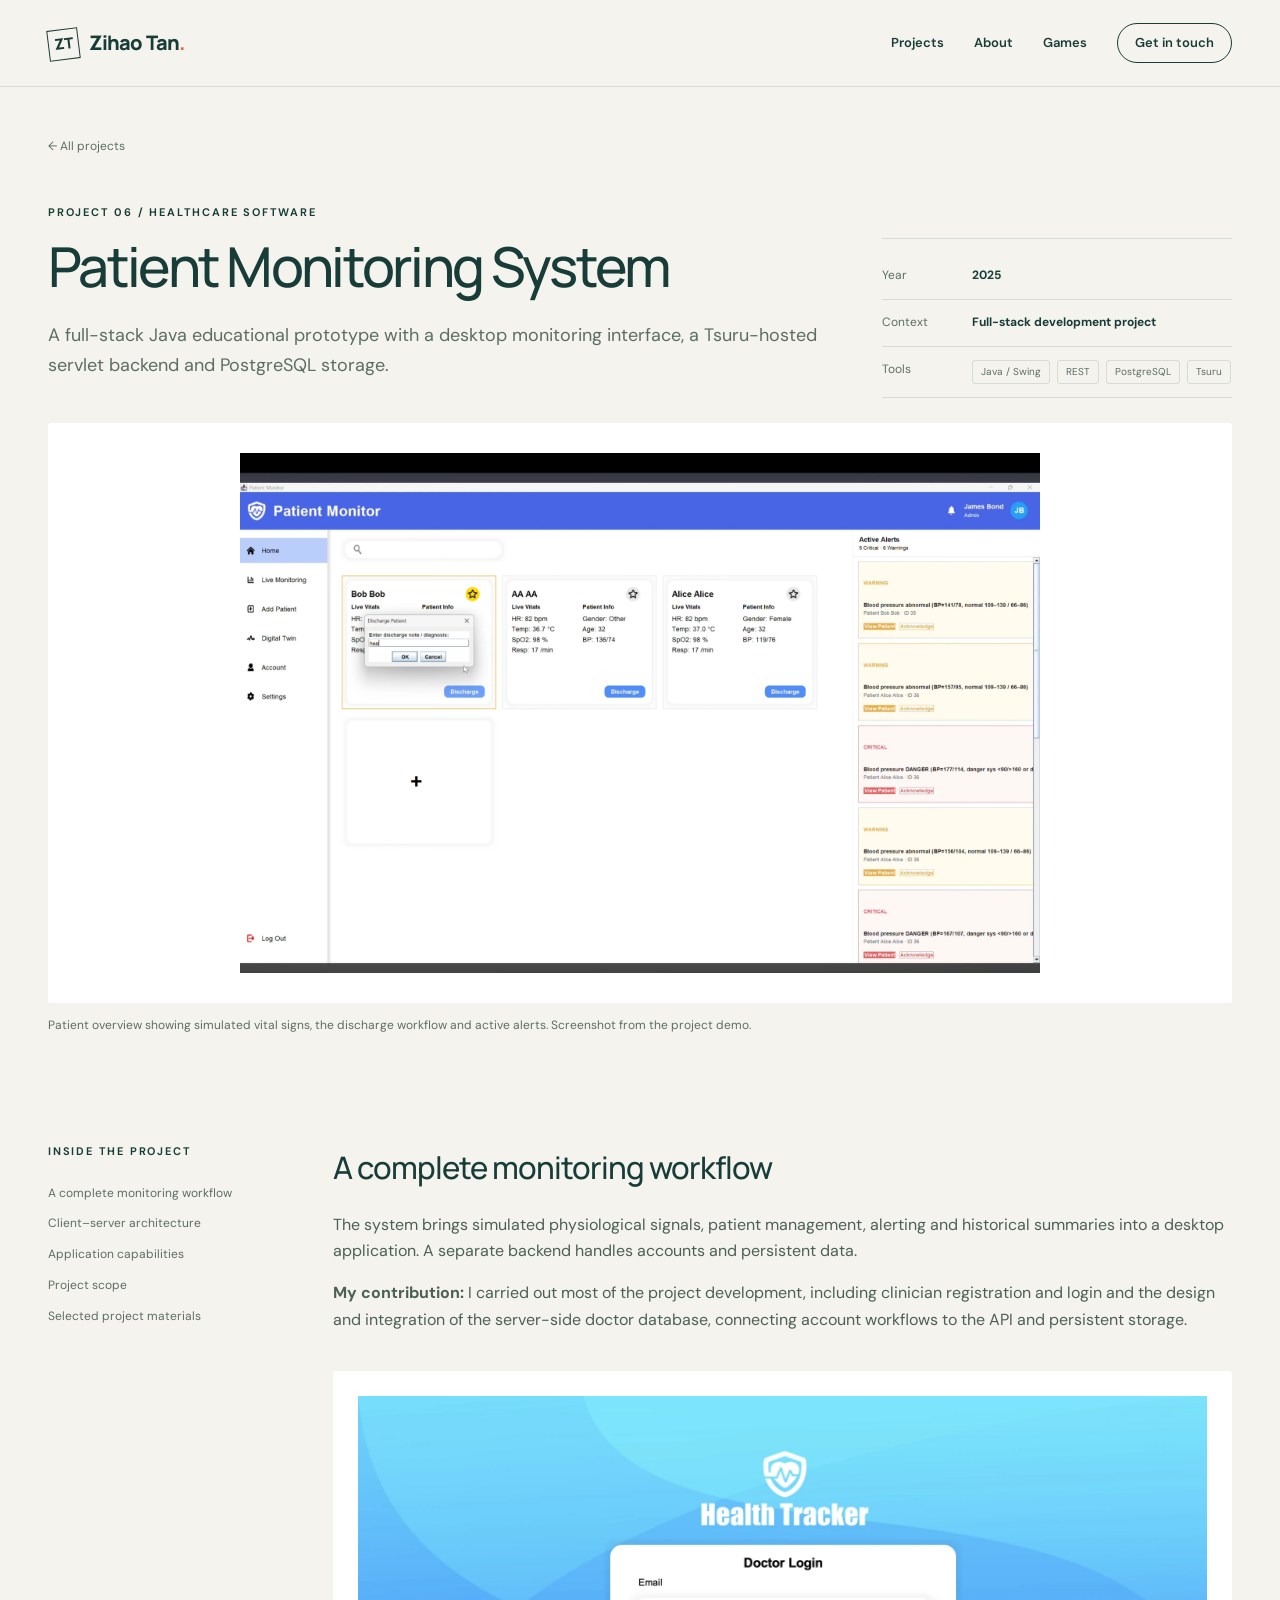
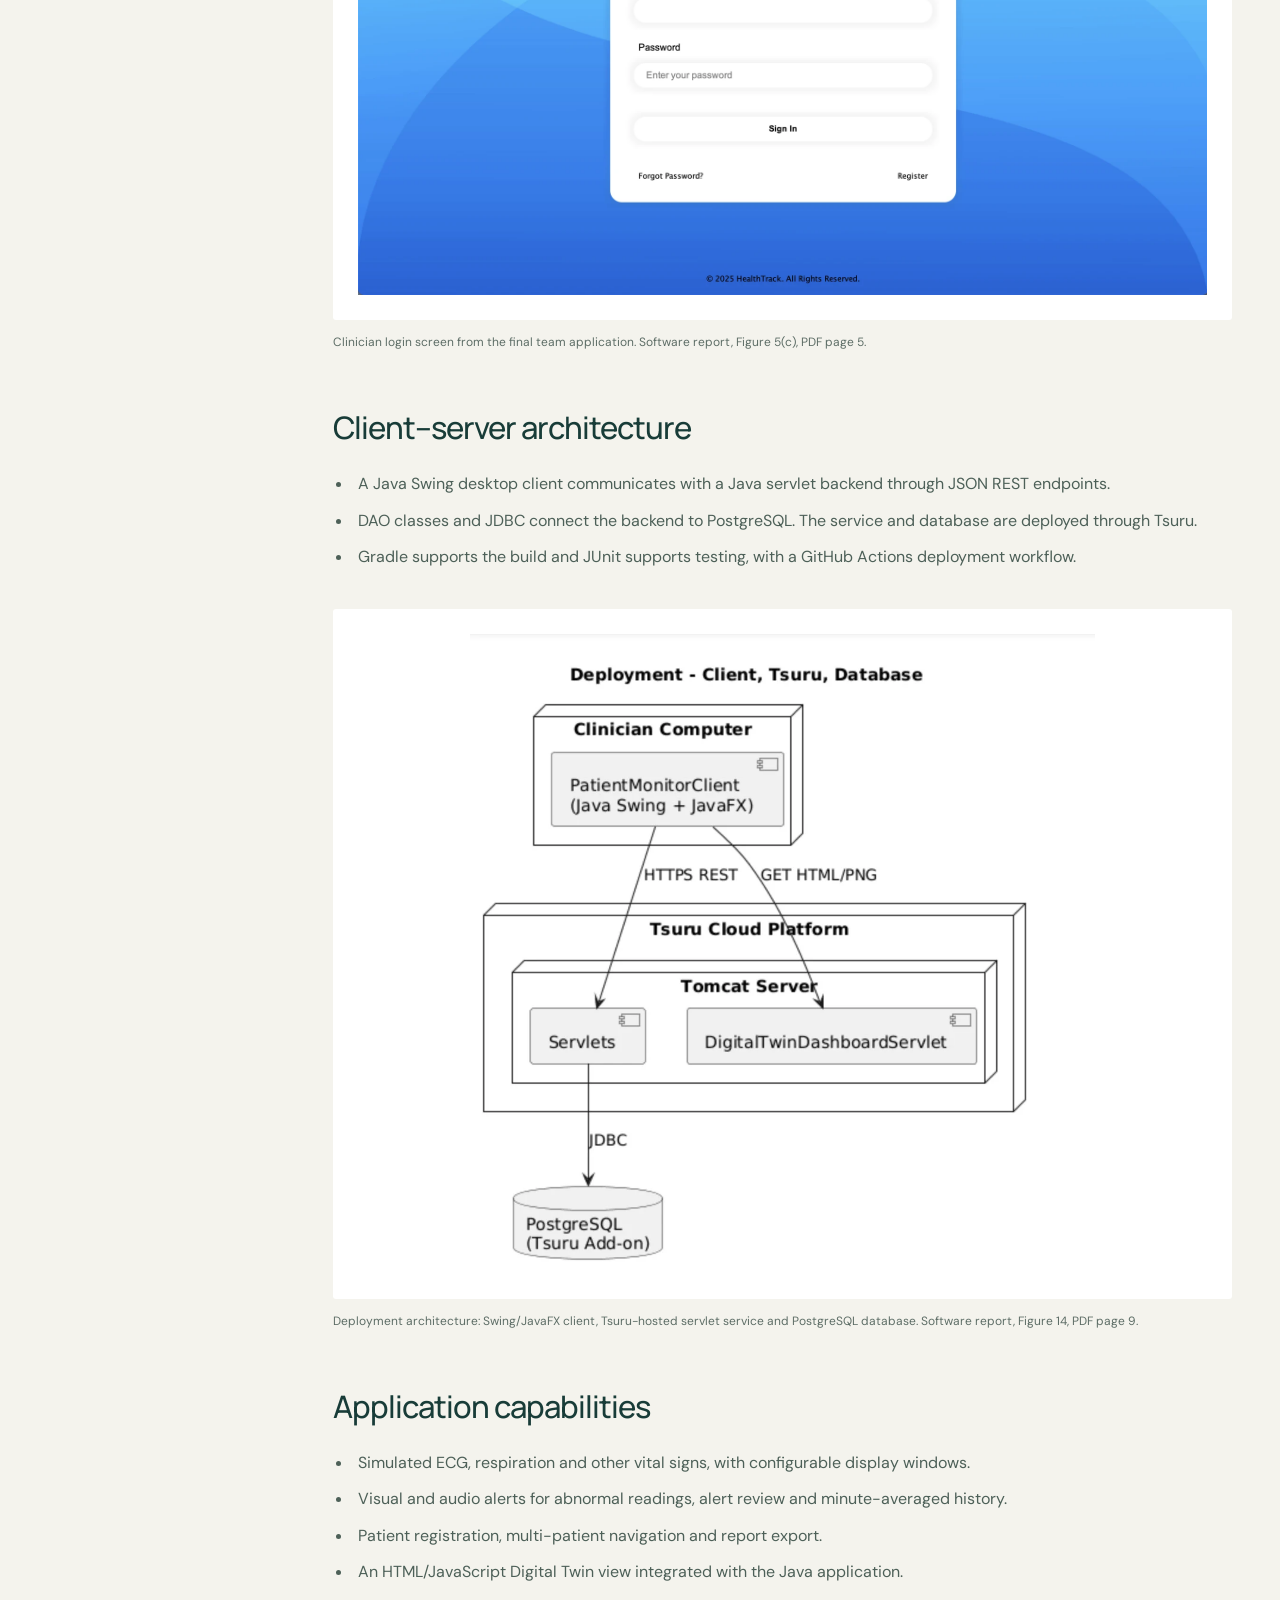
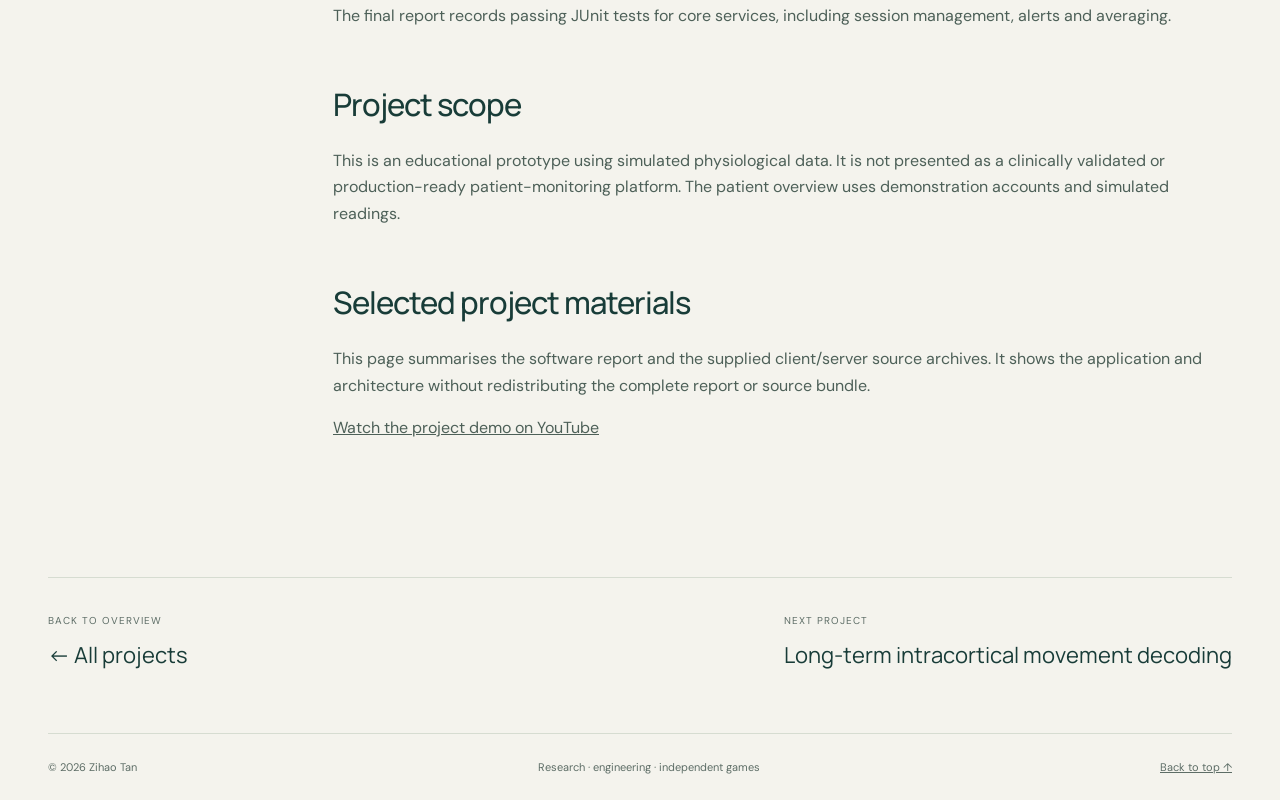
<file: patient-monitoring.html>
<!doctype html><html lang="en"><head><meta charset="UTF-8"><meta name="viewport" content="width=device-width, initial-scale=1"><title>Patient Monitoring System | Zihao Tan</title><meta name="description" content="A full-stack Java educational prototype with a desktop monitoring interface, a Tsuru-hosted servlet backend and PostgreSQL storage."><meta name="theme-color" content="#183c38"><link rel="icon" href="assets/favicon.svg" type="image/svg+xml"><link rel="stylesheet" href="style.css"><script src="app.js" defer></script></head><body id="top"><a class="skip" href="#main">Skip to content</a><header class="site-header"><div class="wrap nav"><a class="brand" href="index.html"><span class="brand-mark" aria-hidden="true">ZT</span>Zihao Tan<span style="color:var(--orange)">.</span></a><nav aria-label="Main navigation"><a href="index.html#work">Projects</a><a href="index.html#about">About</a><a href="index.html#games">Games</a><a class="contact-link" href="mailto:ht1123@ic.ac.uk">Get in touch</a></nav></div></header><main id="main"><section class="project-hero wrap"><a class="back" href="index.html#work">← All projects</a><div class="project-heading"><div><div class="eyebrow">Project 06 / Healthcare software</div><h1>Patient Monitoring System</h1><p class="summary">A full-stack Java educational prototype with a desktop monitoring interface, a Tsuru-hosted servlet backend and PostgreSQL storage.</p></div><aside class="project-info" aria-label="Project information"><div class="info-row"><span>Year</span><strong>2025</strong></div><div class="info-row"><span>Context</span><strong>Full-stack development project</strong></div><div class="info-row"><span>Tools</span><div><div class="tags"><span class="tag">Java / Swing</span><span class="tag">REST</span><span class="tag">PostgreSQL</span><span class="tag">Tsuru</span></div></div></div></aside></div><figure class="cover-figure"><button type="button" class="image-button" aria-label="Enlarge figure: Patient overview showing simulated vital signs, the discharge workflow and active alerts. Screenshot from the project demo."><img src="assets/software-patient-overview.webp" alt="Patient overview showing simulated vital signs, the discharge workflow and active alerts. Screenshot from the project demo." loading="eager" width="1600" height="900" style="height:auto"></button><figcaption>Patient overview showing simulated vital signs, the discharge workflow and active alerts. Screenshot from the project demo.</figcaption></figure></section><div class="wrap detail-layout"><aside class="contents" aria-label="On this page"><span class="mono">Inside the project</span><a href="#question">A complete monitoring workflow</a><a href="#approach">Client–server architecture</a><a href="#findings">Application capabilities</a><a href="#scope">Project scope</a><a href="#materials">Selected project materials</a></aside><article class="article"><section id="question"><h2>A complete monitoring workflow</h2><p>The system brings simulated physiological signals, patient management, alerting and historical summaries into a desktop application. A separate backend handles accounts and persistent data.</p><p><strong>My contribution:</strong> I carried out most of the project development, including clinician registration and login and the design and integration of the server-side doctor database, connecting account workflows to the API and persistent storage.</p><figure class="figure"><button type="button" class="image-button" aria-label="Enlarge figure: Clinician login screen from the final team application. Software report, Figure 5(c), PDF page 5."><img src="assets/software-login.webp" alt="Clinician login screen from the final team application. Software report, Figure 5(c), PDF page 5." loading="lazy" width="1600" height="900" style="height:auto"></button><figcaption>Clinician login screen from the final team application. Software report, Figure 5(c), PDF page 5.</figcaption></figure></section><section id="approach"><h2>Client–server architecture</h2><ul><li>A Java Swing desktop client communicates with a Java servlet backend through JSON REST endpoints.</li><li>DAO classes and JDBC connect the backend to PostgreSQL. The service and database are deployed through Tsuru.</li><li>Gradle supports the build and JUnit supports testing, with a GitHub Actions deployment workflow.</li></ul><figure class="figure"><button type="button" class="image-button" aria-label="Enlarge figure: Deployment architecture: Swing/JavaFX client, Tsuru-hosted servlet service and PostgreSQL database. Software report, Figure 14, PDF page 9."><img src="assets/software-deployment.webp" alt="Deployment architecture: Swing/JavaFX client, Tsuru-hosted servlet service and PostgreSQL database. Software report, Figure 14, PDF page 9." loading="lazy" width="1600" height="900" style="height:auto"></button><figcaption>Deployment architecture: Swing/JavaFX client, Tsuru-hosted servlet service and PostgreSQL database. Software report, Figure 14, PDF page 9.</figcaption></figure></section><section id="findings"><h2>Application capabilities</h2><ul><li>Simulated ECG, respiration and other vital signs, with configurable display windows.</li><li>Visual and audio alerts for abnormal readings, alert review and minute-averaged history.</li><li>Patient registration, multi-patient navigation and report export.</li><li>An HTML/JavaScript Digital Twin view integrated with the Java application.</li></ul><p>The final report records passing JUnit tests for core services, including session management, alerts and averaging.</p></section><section id="scope"><h2>Project scope</h2><p>This is an educational prototype using simulated physiological data. It is not presented as a clinically validated or production-ready patient-monitoring platform. The patient overview uses demonstration accounts and simulated readings.</p></section><section id="materials"><h2>Selected project materials</h2><p>This page summarises the software report and the supplied client/server source archives. It shows the application and architecture without redistributing the complete report or source bundle.</p><p><a href="https://www.youtube.com/watch?v=-NgMJSTAjjk" target="_blank" rel="noopener">Watch the project demo on YouTube</a></p></section></article></div><div class="wrap project-next"><a href="index.html#work"><small>Back to overview</small>← All projects</a><a href="intracortical-decoding.html"><small>Next project</small>Long-term intracortical movement decoding</a></div></main><div class="wrap footer"><span>© 2026 Zihao Tan</span><span>Research · engineering · independent games</span><a href="#top">Back to top ↑</a></div><dialog id="figure-dialog" class="lightbox" aria-label="Expanded project figure"><button type="button" class="lightbox-close" aria-label="Close expanded figure">×</button><img src="assets/favicon.svg" alt=""><p class="lightbox-caption"></p></dialog></body></html>
</file>
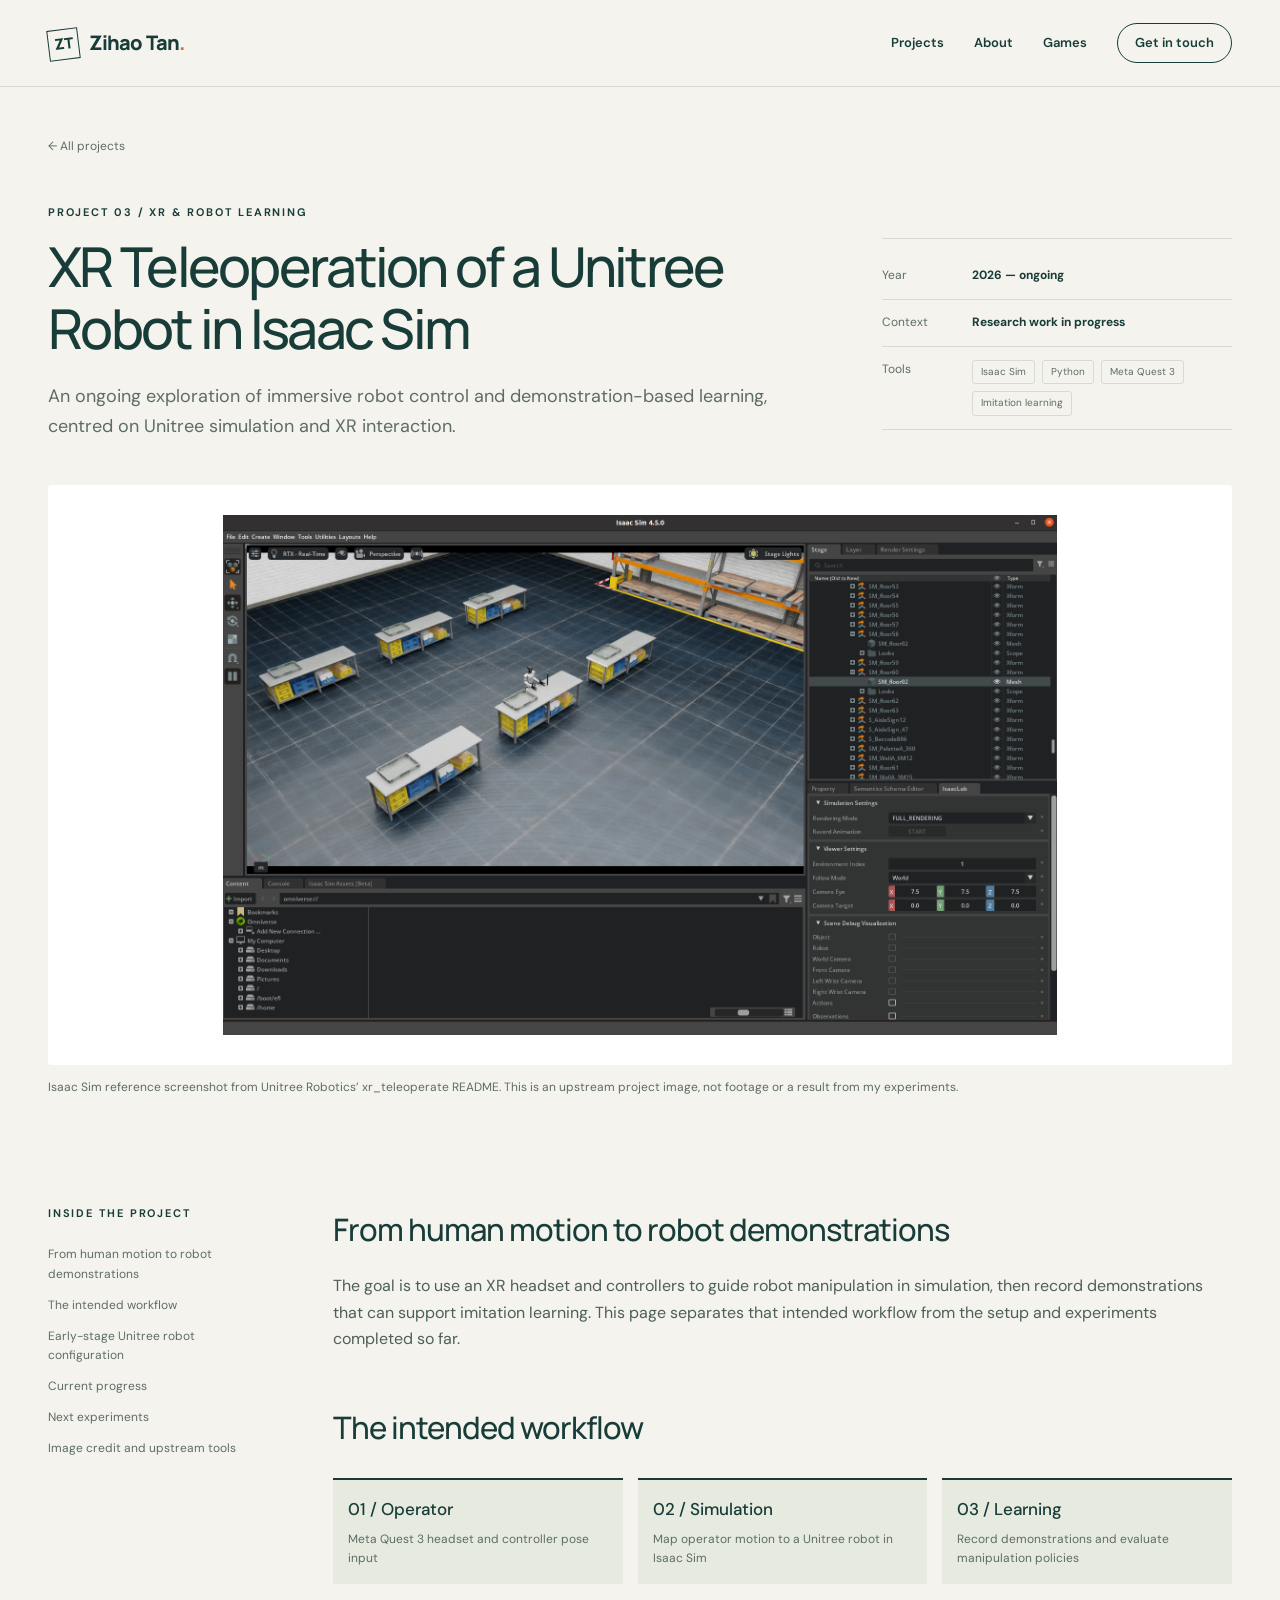
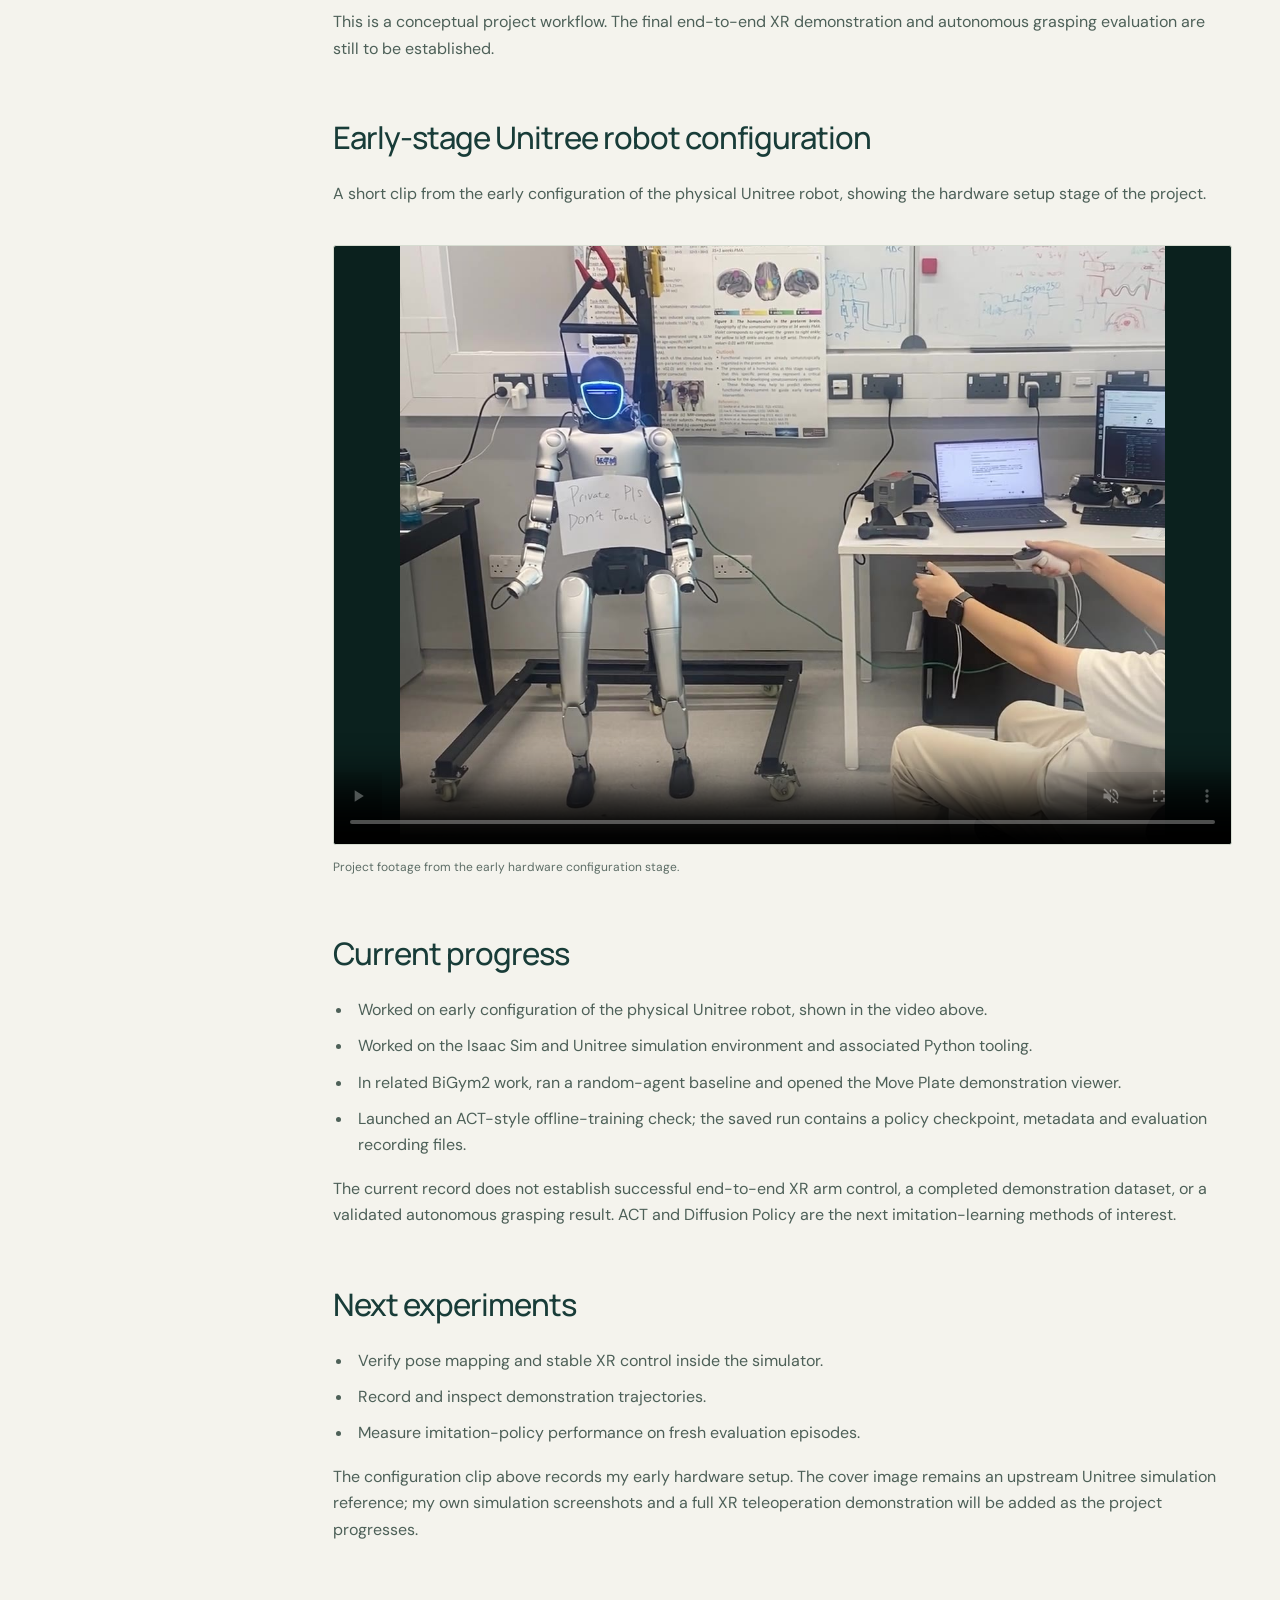
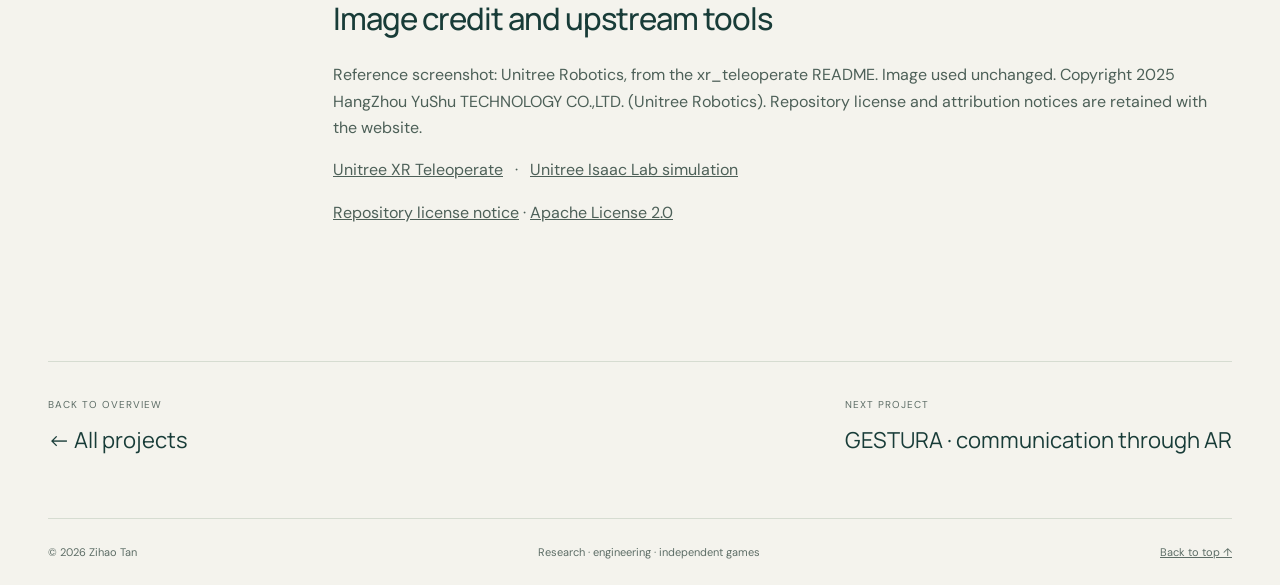
<file: xr-teleoperation.html>
<!doctype html><html lang="en"><head><meta charset="UTF-8"><meta name="viewport" content="width=device-width, initial-scale=1"><title>XR Teleoperation of a Unitree Robot in Isaac Sim | Zihao Tan</title><meta name="description" content="An ongoing exploration of immersive robot control and demonstration-based learning, centred on Unitree simulation and XR interaction."><meta name="theme-color" content="#183c38"><link rel="icon" href="assets/favicon.svg" type="image/svg+xml"><link rel="stylesheet" href="style.css"><script src="app.js" defer></script></head><body id="top"><a class="skip" href="#main">Skip to content</a><header class="site-header"><div class="wrap nav"><a class="brand" href="index.html"><span class="brand-mark" aria-hidden="true">ZT</span>Zihao Tan<span style="color:var(--orange)">.</span></a><nav aria-label="Main navigation"><a href="index.html#work">Projects</a><a href="index.html#about">About</a><a href="index.html#games">Games</a><a class="contact-link" href="mailto:ht1123@ic.ac.uk">Get in touch</a></nav></div></header><main id="main"><section class="project-hero wrap"><a class="back" href="index.html#work">← All projects</a><div class="project-heading"><div><div class="eyebrow">Project 03 / XR & robot learning</div><h1>XR Teleoperation of a Unitree Robot in Isaac Sim</h1><p class="summary">An ongoing exploration of immersive robot control and demonstration-based learning, centred on Unitree simulation and XR interaction.</p></div><aside class="project-info" aria-label="Project information"><div class="info-row"><span>Year</span><strong>2026 — ongoing</strong></div><div class="info-row"><span>Context</span><strong>Research work in progress</strong></div><div class="info-row"><span>Tools</span><div><div class="tags"><span class="tag">Isaac Sim</span><span class="tag">Python</span><span class="tag">Meta Quest 3</span><span class="tag">Imitation learning</span></div></div></div></aside></div><figure class="cover-figure"><button type="button" class="image-button" aria-label="Enlarge figure: Isaac Sim reference screenshot from Unitree Robotics’ xr_teleoperate README. This is an upstream project image, not footage or a result from my experiments."><img src="assets/unitree-simulation.png" alt="Isaac Sim reference screenshot from Unitree Robotics’ xr_teleoperate README. This is an upstream project image, not footage or a result from my experiments." loading="eager" width="1600" height="900" style="height:auto"></button><figcaption>Isaac Sim reference screenshot from Unitree Robotics’ xr_teleoperate README. This is an upstream project image, not footage or a result from my experiments.</figcaption></figure></section><div class="wrap detail-layout"><aside class="contents" aria-label="On this page"><span class="mono">Inside the project</span><a href="#question">From human motion to robot demonstrations</a><a href="#approach">The intended workflow</a><a href="#configuration">Early-stage Unitree robot configuration</a><a href="#findings">Current progress</a><a href="#scope">Next experiments</a><a href="#materials">Image credit and upstream tools</a></aside><article class="article"><section id="question"><h2>From human motion to robot demonstrations</h2><p>The goal is to use an XR headset and controllers to guide robot manipulation in simulation, then record demonstrations that can support imitation learning. This page separates that intended workflow from the setup and experiments completed so far.</p></section><section id="approach"><h2>The intended workflow</h2><div class="pipeline"><div><strong>01 / Operator</strong><span>Meta Quest 3 headset and controller pose input</span></div><div><strong>02 / Simulation</strong><span>Map operator motion to a Unitree robot in Isaac Sim</span></div><div><strong>03 / Learning</strong><span>Record demonstrations and evaluate manipulation policies</span></div></div><p>This is a conceptual project workflow. The final end-to-end XR demonstration and autonomous grasping evaluation are still to be established.</p></section><section id="configuration"><h2>Early-stage Unitree robot configuration</h2><p>A short clip from the early configuration of the physical Unitree robot, showing the hardware setup stage of the project.</p><figure class="figure project-video"><video data-autoplay autoplay muted loop playsinline controls preload="metadata" width="1172" height="916" poster="media/unitree-early-configuration-poster.jpg" aria-label="Early-stage Unitree robot configuration"><source src="media/unitree-early-configuration.mp4" type="video/mp4">Your browser does not support embedded video. <a href="media/unitree-early-configuration.mp4">Watch the configuration video</a>.</video><figcaption>Project footage from the early hardware configuration stage.</figcaption></figure></section><section id="findings"><h2>Current progress</h2><ul><li>Worked on early configuration of the physical Unitree robot, shown in the video above.</li><li>Worked on the Isaac Sim and Unitree simulation environment and associated Python tooling.</li><li>In related BiGym2 work, ran a random-agent baseline and opened the Move Plate demonstration viewer.</li><li>Launched an ACT-style offline-training check; the saved run contains a policy checkpoint, metadata and evaluation recording files.</li></ul><p>The current record does not establish successful end-to-end XR arm control, a completed demonstration dataset, or a validated autonomous grasping result. ACT and Diffusion Policy are the next imitation-learning methods of interest.</p></section><section id="scope"><h2>Next experiments</h2><ul><li>Verify pose mapping and stable XR control inside the simulator.</li><li>Record and inspect demonstration trajectories.</li><li>Measure imitation-policy performance on fresh evaluation episodes.</li></ul><p>The configuration clip above records my early hardware setup. The cover image remains an upstream Unitree simulation reference; my own simulation screenshots and a full XR teleoperation demonstration will be added as the project progresses.</p></section><section id="materials"><h2>Image credit and upstream tools</h2><p>Reference screenshot: Unitree Robotics, from the xr_teleoperate README. Image used unchanged. Copyright 2025 HangZhou YuShu TECHNOLOGY CO.,LTD. (Unitree Robotics). Repository license and attribution notices are retained with the website.</p><p><a href="https://github.com/unitreerobotics/xr_teleoperate" target="_blank" rel="noopener">Unitree XR Teleoperate</a> &nbsp; · &nbsp; <a href="https://github.com/unitreerobotics/unitree_sim_isaaclab" target="_blank" rel="noopener">Unitree Isaac Lab simulation</a></p><p><a href="licenses/UNITREE-LICENSE.txt">Repository license notice</a> · <a href="licenses/Apache-2.0.txt">Apache License 2.0</a></p></section></article></div><div class="wrap project-next"><a href="index.html#work"><small>Back to overview</small>← All projects</a><a href="gestura.html"><small>Next project</small>GESTURA · communication through AR</a></div></main><div class="wrap footer"><span>© 2026 Zihao Tan</span><span>Research · engineering · independent games</span><a href="#top">Back to top ↑</a></div><dialog id="figure-dialog" class="lightbox" aria-label="Expanded project figure"><button type="button" class="lightbox-close" aria-label="Close expanded figure">×</button><img src="assets/favicon.svg" alt=""><p class="lightbox-caption"></p></dialog></body></html>
</file>
<file: style.css>
@import url('https://fonts.googleapis.com/css2?family=DM+Sans:wght@400;450;500;600;650;700&family=Manrope:wght@400;500;600;650;700;750;800&display=swap');
:root{--paper:#f4f3ed;--ink:#183c38;--muted:#5d6d66;--line:#d6dcd1;--green:#c7e56b;--orange:#dc6a45;--white:#fffef9;--navy:#143b35}*{box-sizing:border-box}html{scroll-behavior:smooth;scroll-padding-top:90px}body{margin:0;background:var(--paper);color:var(--ink);font-family:'DM Sans',Arial,sans-serif;font-size:17px;line-height:1.65}a{color:inherit}button{font:inherit}img{max-width:100%;display:block}::selection{background:var(--green);color:var(--ink)}.wrap{width:min(1240px,calc(100% - 96px));margin:auto}.site-header{border-bottom:1px solid var(--line);background:var(--paper);position:sticky;top:0;z-index:20}.nav{height:86px;display:flex;align-items:center;justify-content:space-between;gap:24px}.brand{text-decoration:none;font-family:Manrope,Arial,sans-serif;font-size:20px;font-weight:800;letter-spacing:-.9px;white-space:nowrap}.brand-mark{display:inline-grid;place-items:center;border:1.5px solid var(--ink);width:31px;height:31px;margin-right:10px;font-size:15px;transform:rotate(-7deg)}nav{display:flex;align-items:center;gap:30px}nav a{text-decoration:none;font-size:13px;font-weight:600}nav a:hover{color:#a34529}.contact-link{border:1px solid var(--ink);border-radius:30px;padding:8px 17px}.eyebrow,.mono{font-family:'DM Sans',Arial,sans-serif;font-size:11px;letter-spacing:1.8px;text-transform:uppercase;font-weight:650}.eyebrow{display:flex;align-items:center;gap:9px}.dot{width:7px;height:7px;background:var(--orange);border-radius:50%;display:inline-block}.hero{padding:76px 0 66px}.hero-grid{display:grid;grid-template-columns:minmax(0,1fr);align-items:center;gap:60px}.hero h1{font-family:Manrope,Arial,sans-serif;font-size:clamp(50px,5.6vw,78px);font-weight:500;letter-spacing:-4.5px;line-height:1.08;margin:26px 0 25px}.hero h1 em{font-family:Georgia,serif;font-weight:400}.hero-copy{max-width:520px;color:var(--muted);font-size:17px}.button{display:inline-flex;align-items:center;gap:22px;background:var(--ink);color:var(--white);border:1px solid var(--ink);border-radius:4px;padding:12px 20px;text-decoration:none;font-size:13px;font-weight:600;cursor:pointer}.button:hover{background:#28584c}.button.secondary{background:transparent;color:var(--ink)}.hero-actions{display:flex;gap:14px;margin-top:32px}.hero-art{position:relative;aspect-ratio:1/1.02;background:var(--navy);border-radius:3px;overflow:hidden;color:#e9f2d6;padding:24px}.hero-art svg{position:absolute;inset:0;width:100%;height:100%}.art-top{position:relative;display:flex;justify-content:space-between;font-size:10px;letter-spacing:1.4px}.art-bottom{position:absolute;bottom:25px;left:25px;right:25px;display:flex;justify-content:space-between;align-items:end}.art-bottom span{font-size:12px}.art-bottom strong{font-family:Manrope,sans-serif;font-size:23px;font-weight:500;letter-spacing:-.6px}.art-badge{position:absolute;bottom:90px;left:24px;padding:7px 12px;border:1px solid #4e7163;font-size:10px;letter-spacing:1.2px;border-radius:40px}.intro-strip{display:flex;align-items:center;justify-content:space-between;border-top:1px solid var(--line);border-bottom:1px solid var(--line);padding:23px 0;gap:15px;margin-top:60px}.intro-strip span{color:var(--muted);font-size:12px}.intro-strip strong{font-size:13px;font-weight:500}.section{padding:78px 0}.section-head{display:flex;justify-content:space-between;align-items:end;gap:35px;margin-bottom:35px}.section-head h2,.about h2{font-family:Manrope,Arial,sans-serif;font-size:clamp(32px,3.5vw,45px);line-height:1.2;letter-spacing:-1.9px;font-weight:500;margin:12px 0 0}.section-head p{max-width:340px;font-size:14px;color:var(--muted);margin:0}.filters{display:flex;gap:8px;flex-wrap:wrap;margin:25px 0 32px}.filter{background:transparent;border:1px solid var(--line);border-radius:25px;padding:7px 16px;cursor:pointer;font-size:12px;color:var(--ink)}.filter[aria-pressed=true]{background:var(--ink);color:white;border-color:var(--ink)}.project-grid{display:grid;grid-template-columns:1fr 1fr;gap:42px 32px}.project-card{text-decoration:none;display:block}.project-card[hidden]{display:none}.project-media{aspect-ratio:1.6;background:#e5e8dd;position:relative;overflow:hidden;border-radius:3px;display:flex;align-items:center;justify-content:center;padding:28px}.project-media img{width:100%;height:100%;object-fit:contain;transition:transform .5s}.project-card:hover .project-media img{transform:scale(1.025)}.project-card:hover h3{text-decoration:underline;text-underline-offset:5px}.project-media.poster{background:#dce8e4}.project-media.poster img{object-fit:cover;object-position:top;height:100%;border-radius:2px}.project-media.lab{background:#e8dfd3}.project-media.software{background:#dce7ed}.project-media.xr{background:#d7e3d8;padding:0}.project-label{position:absolute;left:16px;top:16px;border-radius:20px;background:var(--white);font-size:9px;letter-spacing:1px;padding:5px 11px;text-transform:uppercase;z-index:1}.card-meta{display:flex;justify-content:space-between;margin:19px 0 10px;font-size:10px;font-weight:600;letter-spacing:1.2px;text-transform:uppercase;color:var(--muted)}.card-title{display:flex;justify-content:space-between;gap:12px;align-items:start}.card-title h3{font-family:Manrope,sans-serif;font-size:23px;line-height:1.3;letter-spacing:-.8px;font-weight:600;margin:0}.card-arrow{display:grid;place-items:center;width:33px;height:33px;flex-shrink:0;border:1px solid var(--line);border-radius:50%;font-size:17px}.project-card p{font-size:14px;color:var(--muted);line-height:1.65;margin:12px 0}.tags{display:flex;flex-wrap:wrap;gap:7px}.tag{font-size:10px;border:1px solid var(--line);padding:3px 8px;border-radius:3px;color:var(--muted)}.about{border-top:1px solid var(--line);display:grid;grid-template-columns:.9fr 1.1fr;gap:100px;padding:70px 0}.about p{color:var(--muted);font-size:16px;margin-top:0}.skill-row{display:grid;grid-template-columns:135px 1fr;border-bottom:1px solid var(--line);padding:15px 0;font-size:13px}.skill-row span{color:var(--muted)}.games{background:#173c35;color:#f1f3e6;padding:75px 0 85px}.games .section-head p{color:#b6c5b6}.games .eyebrow{color:var(--green)}.games h2{font-size:50px}.games-grid{display:grid;grid-template-columns:repeat(3,1fr);gap:23px;margin-top:35px}.game-frame{aspect-ratio:1.45;border:1px solid #4c685b;display:grid;place-items:center;position:relative;background:#20483f}.game-frame:before{content:'';position:absolute;inset:20px;border:1px dashed #49695b}.game-icon{width:55px;height:40px;border:2px solid #bdd096;border-radius:12px 12px 20px 20px;position:relative}.game-icon:before{content:'+';position:absolute;left:9px;top:-6px;font-size:29px;color:var(--green)}.game-icon:after{content:'••';position:absolute;right:7px;top:3px;letter-spacing:2px;color:var(--green)}.game-caption{position:absolute;bottom:27px;letter-spacing:1.4px;font-size:9px;color:#a7bdac;text-transform:uppercase}.game-card h3{font-family:Manrope,sans-serif;font-size:19px;font-weight:500;margin-bottom:7px}.game-card p{font-size:13px;color:#b6c5b6;margin:0}.game-frame video,.game-frame>img{width:100%;height:100%;object-fit:contain;z-index:1}.contact{padding:75px 0;display:flex;align-items:center;justify-content:space-between;gap:30px}.contact h2{font-family:Manrope,sans-serif;font-size:44px;line-height:1.2;font-weight:500;letter-spacing:-1.8px;margin:13px 0}.contact p{color:var(--muted);font-size:14px}.footer{border-top:1px solid var(--line);padding:24px 0;display:flex;justify-content:space-between;font-size:11px;color:var(--muted)}.project-hero{padding:43px 0 42px}.back{text-decoration:none;font-size:12px;color:var(--muted)}.project-heading{margin-top:45px;display:grid;grid-template-columns:1.65fr .75fr;gap:65px}.project-heading h1{font-family:Manrope,sans-serif;font-size:clamp(38px,4.3vw,62px);letter-spacing:-2.7px;line-height:1.12;font-weight:500;margin:15px 0 23px;max-width:890px}.project-heading .summary{font-size:18px;color:var(--muted);max-width:800px}.project-info{border-top:1px solid var(--line);padding-top:14px;margin-top:35px}.info-row{padding:13px 0;border-bottom:1px solid var(--line);font-size:12px;display:grid;grid-template-columns:75px 1fr;gap:15px}.info-row span{color:var(--muted)}.cover-figure{margin:25px 0 0}.figure{margin:38px 0}.image-button{display:block;border:0;padding:25px;background:#fff;cursor:zoom-in;width:100%;border-radius:3px}.image-button img{margin:auto;max-height:640px;width:100%;object-fit:contain}.cover-figure .image-button{padding:30px 45px}.cover-figure .image-button img{max-height:520px}.figure figcaption,.cover-figure figcaption{font-size:12px;color:var(--muted);margin-top:13px;line-height:1.6}.detail-layout{display:grid;grid-template-columns:200px minmax(0,1fr);gap:85px;padding:65px 0 85px}.contents{align-self:start;position:sticky;top:120px;display:grid;gap:11px;font-size:12px}.contents a{color:var(--muted);text-decoration:none}.contents a:hover{color:var(--ink)}.contents .mono{margin-bottom:12px;color:var(--ink)}.article{max-width:900px}.article section{margin-bottom:50px}.article h2{font-family:Manrope,sans-serif;font-size:31px;letter-spacing:-1px;font-weight:500;margin:0 0 18px}.article h3{font-weight:500;font-size:20px}.article p,.article li{color:#4d6058;font-size:16px}.article li{padding-left:5px;margin:10px 0}.article ul{padding-left:20px}.metrics{display:grid;grid-template-columns:repeat(3,1fr);gap:20px;border-top:1px solid var(--line);border-bottom:1px solid var(--line);padding:24px 0;margin:28px 0}.metric strong{display:block;font-family:Manrope,sans-serif;font-size:33px;font-weight:500;letter-spacing:-1px}.metric span{display:block;color:var(--muted);font-size:11px}.mini-table{border-collapse:collapse;width:100%;font-size:14px;margin:25px 0}.mini-table th{text-align:left;font-weight:500}.mini-table td,.mini-table th{padding:12px;border-bottom:1px solid var(--line)}.mini-table th{background:#e8ebdf}.status{background:#e5ead9;padding:15px 20px;font-size:13px;color:#4d6058}.two-figures{display:grid;grid-template-columns:1fr 1fr;gap:20px}.two-figures .image-button{padding:15px}.project-next{border-top:1px solid var(--line);padding:35px 0 60px;display:flex;justify-content:space-between;gap:20px}.project-next a{text-decoration:none;font-family:Manrope,sans-serif;font-size:22px}.project-next small{display:block;font-family:'DM Sans',sans-serif;font-size:10px;letter-spacing:1px;color:var(--muted);text-transform:uppercase;margin-bottom:8px}.pipeline{display:grid;grid-template-columns:repeat(3,1fr);gap:15px;margin:25px 0}.pipeline>div{border-top:2px solid var(--ink);padding:15px;background:#e6eadf}.pipeline strong{display:block;font-weight:500}.pipeline span{font-size:12px;color:var(--muted);display:block;margin-top:6px}.lightbox{border:none;background:#f8f9f3;width:min(1300px,95vw);max-width:95vw;max-height:95vh;padding:45px 20px 20px;box-shadow:0 20px 100px #0004}.lightbox::backdrop{background:#102d29db}.lightbox img{max-height:78vh;width:100%;object-fit:contain}.lightbox-close{position:absolute;top:8px;right:15px;background:none;border:0;cursor:pointer;font-size:22px;color:var(--ink)}.lightbox-caption{font-size:12px;text-align:center;color:var(--muted);margin:14px auto 0;max-width:850px}.skip{position:absolute;top:-100px;background:var(--ink);color:white;padding:10px;z-index:100}.skip:focus{top:0}a:focus-visible,button:focus-visible{outline:3px solid var(--orange);outline-offset:4px}button:disabled{cursor:default}.empty{display:none}.sr-only{position:absolute;width:1px;height:1px;padding:0;overflow:hidden;clip:rect(0,0,0,0);white-space:nowrap;border:0}
@media(min-width:1500px){.hero{padding-top:90px}.hero h1{font-size:85px}}@media(max-width:1000px){.wrap{width:calc(100% - 56px)}.hero-grid{gap:35px}.hero h1{font-size:56px;letter-spacing:-3px}.hero-art{min-height:360px}.intro-strip{flex-wrap:wrap;gap:10px 30px}.about{gap:45px}.detail-layout{grid-template-columns:150px 1fr;gap:35px}.project-heading{gap:35px}.game-caption{bottom:18px}}@media(max-width:700px){.wrap{width:calc(100% - 36px)}.nav{height:70px;gap:10px}.brand{font-size:17px}.brand-mark{width:25px;height:25px;margin-right:6px}nav{gap:15px}nav a{font-size:11px}nav .contact-link{display:none}.hero{padding:42px 0 35px}.hero-grid{grid-template-columns:1fr;gap:35px}.hero h1{font-size:59px;letter-spacing:-3.7px}.hero-art{aspect-ratio:1.3;min-height:0}.hero-copy{font-size:16px}.hero-actions{margin-top:25px}.hero-actions .button{gap:15px}.intro-strip{margin-top:36px;display:grid;grid-template-columns:1fr 1fr;padding:18px 0}.intro-strip span{font-size:10px}.intro-strip strong{font-size:11px}.section{padding:42px 0}.section-head{display:block;margin-bottom:25px}.section-head p{margin-top:17px}.project-grid{grid-template-columns:1fr;gap:32px}.project-media{padding:20px}.card-title h3{font-size:23px}.about{grid-template-columns:1fr;gap:25px;padding:45px 0}.about h2{font-size:36px}.games{padding:45px 0}.games h2{font-size:40px}.games-grid{grid-template-columns:1fr;gap:32px}.game-frame{aspect-ratio:1.7}.contact{display:block;padding:45px 0}.contact h2{font-size:36px}.contact .button{margin-top:10px}.footer{gap:20px;font-size:10px}.project-heading{grid-template-columns:1fr;gap:0;margin-top:30px}.project-heading h1{font-size:42px;letter-spacing:-1.8px}.project-heading .summary{font-size:16px}.project-info{margin-top:10px}.project-hero{padding-top:25px}.cover-figure .image-button{padding:12px}.detail-layout{grid-template-columns:1fr;padding-top:20px;gap:30px}.contents{position:static;display:flex;flex-wrap:wrap;gap:12px 20px;padding-bottom:20px;border-bottom:1px solid var(--line)}.contents .mono{display:none}.article h2{font-size:28px}.article p,.article li{font-size:15px}.metrics{gap:12px}.metric strong{font-size:29px}.metric span{font-size:10px}.two-figures{grid-template-columns:1fr}.project-next a{font-size:17px}.pipeline{grid-template-columns:1fr}.image-button{padding:12px}.mini-table{font-size:12px}.mini-table td,.mini-table th{padding:8px}.art-badge{bottom:75px}.art-bottom{bottom:20px}.art-bottom strong{font-size:22px}}@media(prefers-reduced-motion:reduce){html{scroll-behavior:auto}*{transition:none!important}}
.hero-art{text-decoration:none}
@media(max-width:700px){.hero-actions .button{padding:12px 13px;font-size:12px;gap:9px;white-space:nowrap}}
.media-credit{position:absolute;bottom:10px;right:12px;background:#fffef9eb;padding:3px 8px;border-radius:3px;font-size:9px;color:#4d6058;letter-spacing:.3px}
.game-section-toolbar{display:flex;justify-content:space-between;gap:35px;align-items:center;margin:0 0 45px}.game-section-toolbar p{max-width:720px;font-size:15px;color:#b6c5b6;margin:0}.video-toggle{color:#f1f3e6;border:1px solid #739079;border-radius:25px;background:transparent;font-size:12px;padding:8px 17px;cursor:pointer;white-space:nowrap}.video-toggle:hover{background:#2d5746}.game-showcase{display:block;border-top:1px solid #496b57;padding:48px 0 60px}.game-showcase:last-child{padding-bottom:0}.game-intro{max-width:850px;margin-bottom:27px}.game-intro h3{font-family:Manrope,sans-serif;font-size:48px;line-height:1.15;letter-spacing:-1.8px;font-weight:500;margin:13px 0 10px}.game-genre{font-size:12px;letter-spacing:.4px;color:#bfd996;margin-bottom:21px}.game-intro p{font-size:16px;color:#c5d0c0;margin:10px 0;line-height:1.75}.game-player{aspect-ratio:16/9;background:#0b211e;border:1px solid #486d58;border-radius:3px;overflow:hidden}.game-player video{width:100%;height:100%;object-fit:contain;display:block;background:#0b211e}.game-learning{display:grid;grid-template-columns:170px 1fr;gap:28px;margin:25px 0 0;padding:0 0 0 0;align-items:start}.game-learning .eyebrow{padding-top:4px;font-size:10px}.game-learning p{font-size:15px;line-height:1.7;color:#c5d0c0;margin:0;max-width:850px}.making-section{margin-top:40px}.making-heading{margin-bottom:22px;display:flex;justify-content:space-between;align-items:baseline;gap:30px}.making-heading h4{font-family:Manrope,sans-serif;font-weight:500;font-size:26px;letter-spacing:-.8px;margin:0}.making-heading p{font-size:13px;color:#b6c5b6;max-width:440px;margin:0}.making-grid{display:grid;grid-template-columns:1fr 1fr;gap:26px}.making-figure{margin:0}.making-media{aspect-ratio:4/3;width:100%;padding:0!important;background:#102e29!important;border-radius:3px;overflow:hidden}.making-media video,.making-media img{display:block;width:100%;height:100%;object-fit:contain;max-height:none!important}.making-figure figcaption{font-size:12px;color:#b6c5b6;margin-top:9px}.games .image-button{background:#102e29}.video-toggle:focus-visible{outline-color:#c7e56b}
@media(max-width:700px){.game-section-toolbar{display:block;margin-bottom:30px}.game-section-toolbar p{font-size:14px}.video-toggle{margin-top:18px}.game-showcase{padding:34px 0 40px}.game-intro h3{font-size:38px;letter-spacing:-1.4px}.game-intro p{font-size:15px}.game-learning{grid-template-columns:1fr;gap:10px;margin-top:20px}.game-learning p{font-size:14px}.making-heading{display:block}.making-heading p{margin-top:8px}.making-grid{grid-template-columns:1fr;gap:22px}.game-player{margin-left:-6px;margin-right:-6px;width:calc(100% + 12px)}}
/* A tighter path from the introduction into projects and games. */
.hero{padding-bottom:24px}
#work{padding-top:32px}
.about-next{display:block;max-width:460px;text-decoration:none;border-top:1px solid var(--line);margin-top:31px;padding-top:22px}
.about-next .eyebrow{font-size:10px;color:var(--muted)}
.about-next-title{display:block;font-family:Manrope,Arial,sans-serif;font-size:25px;line-height:1.3;font-weight:500;letter-spacing:-.7px;margin:10px 0 17px}
.about-preview-grid{display:grid;grid-template-columns:repeat(3,minmax(0,1fr));gap:9px}
.about-preview-grid img{width:100%;height:auto;aspect-ratio:16/9;object-fit:cover;border-radius:2px}
.about-preview-grid>span>span{display:block;margin-top:5px;font-size:10px;color:var(--muted)}
.about-next-link{display:flex;gap:22px;align-items:center;font-size:13px;font-weight:600;margin-top:17px}
.about-next:hover .about-next-link{text-decoration:underline;text-underline-offset:4px}
.game-learning .eyebrow{font-family:Manrope,Arial,sans-serif;font-size:15px;font-weight:600;letter-spacing:.1px;text-transform:none;line-height:1.5;padding-top:2px}
.game-learning p{font-size:16px}
@media(max-width:700px){.hero{padding-bottom:20px}#work{padding-top:24px}.about{gap:30px}.about-next{margin-top:25px;padding-top:20px}.about-next-title{font-size:23px}.game-learning .eyebrow{font-size:15px}.game-learning p{font-size:15px}}
.hero-actions{flex-wrap:wrap}

.project-video video{display:block;width:100%;height:auto;max-height:600px;object-fit:contain;background:#0b211e;border:1px solid var(--line);border-radius:3px}

.xr-video-preview video{display:block;width:100%;height:100%;object-fit:contain;background:#0b211e}.xr-video-preview .media-credit{pointer-events:none}

/* Keep the learning notes readable alongside gameplay. */
.game-learning .eyebrow{font-size:17px}.game-learning p{font-size:17px}
@media(max-width:700px){.game-learning .eyebrow{font-size:17px}.game-learning p{font-size:16px}}
</file>
